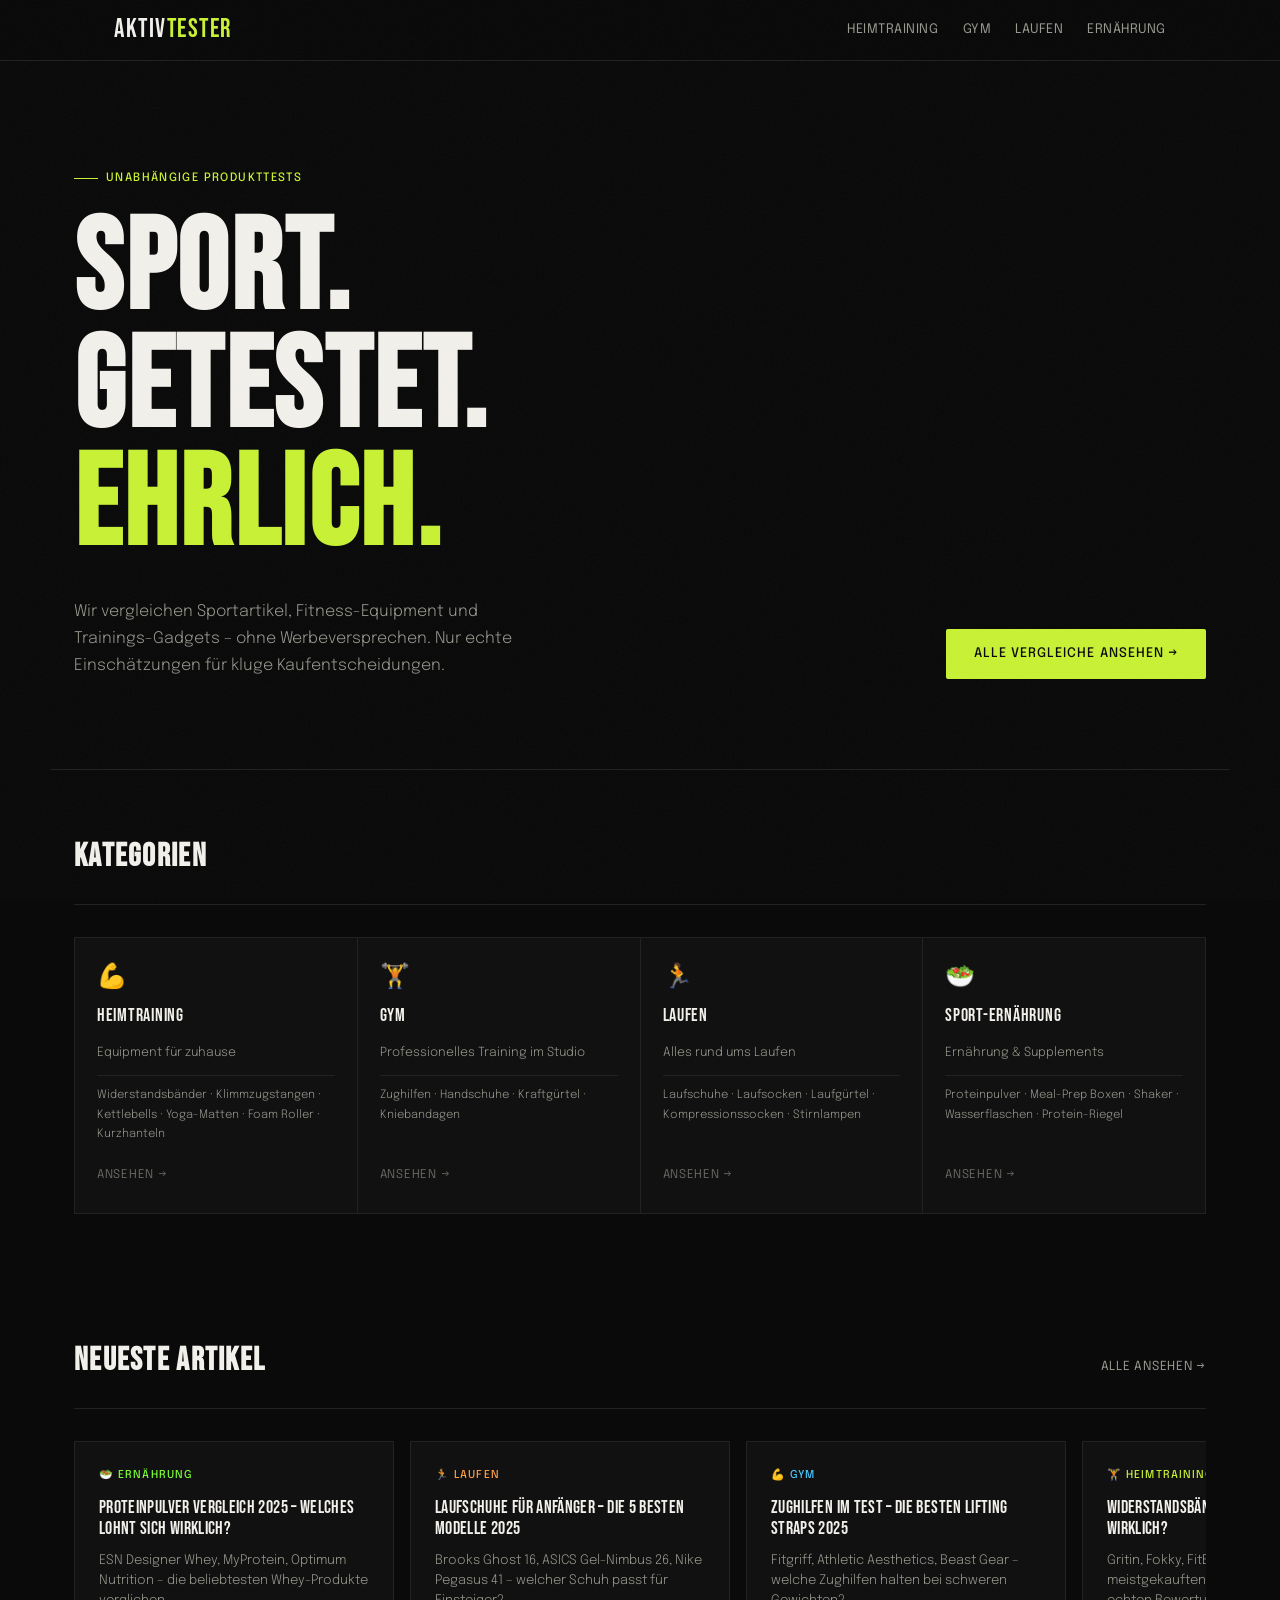
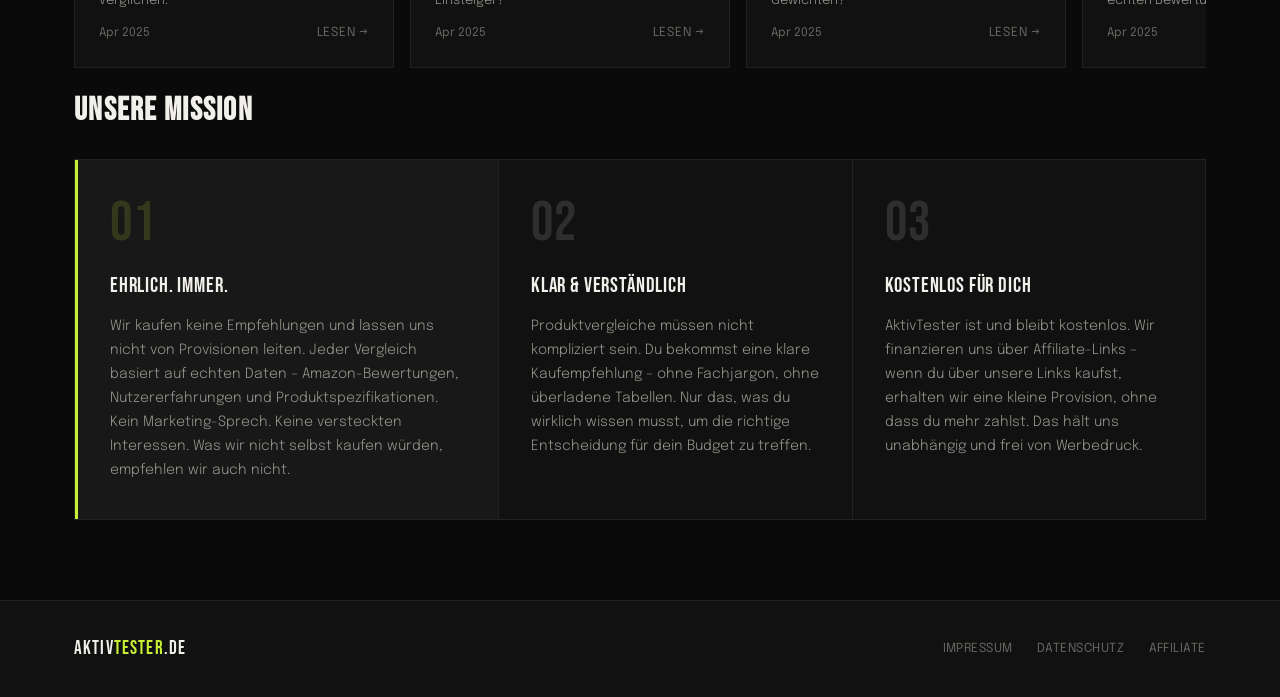
<file: index.html>
<!DOCTYPE html>
<html lang="de">

<head>
  <meta charset="UTF-8" />
  <meta name="viewport" content="width=device-width, initial-scale=1.0" />
  <link rel="icon" type="image/png" href="favicon.png" />
  <title>AktivTester – Ehrliche Sportprodukt-Vergleiche</title>
  <meta name="description"
    content="Unabhängige Vergleiche von Sportartikeln, Fitness-Equipment und Trainings-Gadgets. Finde das beste Produkt für dein Budget." />
  <link rel="preconnect" href="https://fonts.googleapis.com" />
  <link href="https://fonts.googleapis.com/css2?family=Bebas+Neue&family=Epilogue:wght@300;400;500&display=swap"
    rel="stylesheet" />
  <link href="https://fonts.googleapis.com/css2?family=Bebas+Neue&family=Epilogue:wght@300;400;500&display=swap"
    rel="stylesheet" />
  <link rel="stylesheet" href="shared.css">
  <style>
    /* HERO – single column, full width */
    .hero {
      max-width: 1180px;
      margin: 0 auto;
      padding: 100px 24px 90px;
      border-bottom: 1px solid var(--border);
    }

    .hero-kicker {
      display: inline-flex;
      align-items: center;
      gap: 8px;
      font-size: 0.72rem;
      font-weight: 500;
      letter-spacing: 0.12em;
      text-transform: uppercase;
      color: var(--accent);
      margin-bottom: 24px;
    }

    .hero-kicker::before {
      content: '';
      display: block;
      width: 24px;
      height: 1px;
      background: var(--accent);
    }

    .hero h1 {
      font-family: 'Bebas Neue', sans-serif;
      font-size: clamp(4rem, 10vw, 8rem);
      line-height: 0.92;
      letter-spacing: 0.02em;
      margin-bottom: 32px;
      max-width: 900px;
    }

    .hero h1 .line-accent {
      color: var(--accent);
    }

    .hero-bottom {
      display: flex;
      align-items: flex-end;
      justify-content: space-between;
      gap: 40px;
      flex-wrap: wrap;
    }

    .hero-sub {
      color: var(--muted2);
      font-size: 1rem;
      font-weight: 300;
      max-width: 480px;
      line-height: 1.7;
    }

    .hero-cta {
      display: inline-flex;
      align-items: center;
      gap: 10px;
      background: var(--accent);
      color: #0a0a0a;
      font-size: 0.82rem;
      font-weight: 500;
      letter-spacing: 0.08em;
      text-transform: uppercase;
      padding: 14px 28px;
      border-radius: 2px;
      white-space: nowrap;
      flex-shrink: 0;
      transition: opacity 0.2s, transform 0.2s;
    }

    .hero-cta:hover {
      opacity: 0.88;
      transform: translateY(-2px);
    }

    /* SECTION */
    .section {
      max-width: 1180px;
      margin: 0 auto;
      padding: 60px 24px;
    }

    .section-top {
      display: flex;
      align-items: baseline;
      justify-content: space-between;
      margin-bottom: 32px;
      border-bottom: 1px solid var(--border);
      padding-bottom: 20px;
    }

    .section-heading {
      font-family: 'Bebas Neue', sans-serif;
      font-size: 2rem;
      letter-spacing: 0.04em;
    }

    /* CATEGORIES */
    .cat-grid {
      display: grid;
      grid-template-columns: repeat(4, 1fr);
      gap: 1px;
      background: var(--border);
      border: 1px solid var(--border);
    }

    .cat-card {
      background: var(--bg2);
      padding: 28px 22px;
      transition: background 0.2s;
      display: flex;
      flex-direction: column;
      gap: 10px;
    }

    .cat-card:hover {
      background: var(--bg3);
    }

    .cat-icon {
      font-size: 1.5rem;
      line-height: 1;
    }

    .cat-name {
      font-family: 'Bebas Neue', sans-serif;
      font-size: 1.15rem;
      letter-spacing: 0.04em;
      color: var(--text);
    }

    .cat-desc {
      font-size: 0.78rem;
      color: var(--muted2);
      font-weight: 300;
    }

    .cat-sub {
      font-size: 0.72rem;
      color: var(--muted2);
      font-weight: 300;
      line-height: 1.7;
      border-top: 1px solid var(--border);
      padding-top: 10px;
      margin-top: 2px;
    }

    .cat-arrow {
      margin-top: auto;
      padding-top: 10px;
      font-size: 0.75rem;
      color: var(--muted);
      letter-spacing: 0.06em;
      text-transform: uppercase;
      transition: color 0.2s;
    }

    .cat-card:hover .cat-arrow {
      color: var(--accent);
    }

    /* MISSION */
    .mission {
      max-width: 1180px;
      margin: 0 auto;
      padding: 0 24px 80px;
    }

    .mission-top {
      border-bottom: 1px solid var(--border);
      padding-bottom: 20px;
      margin-bottom: 0;
    }

    .mission-grid {
      display: grid;
      grid-template-columns: 1.2fr 1fr 1fr;
      gap: 1px;
      background: var(--border);
      border: 1px solid var(--border);
      border-top: none;
    }

    .mission-block {
      background: var(--bg2);
      padding: 36px 32px;
    }

    .mission-block.highlight {
      background: var(--bg3);
      border-left: 3px solid var(--accent);
    }

    .mission-num {
      font-family: 'Bebas Neue', sans-serif;
      font-size: 3.5rem;
      color: var(--border2);
      line-height: 1;
      margin-bottom: 16px;
      letter-spacing: 0.02em;
    }

    .mission-block.highlight .mission-num {
      color: rgba(200, 241, 53, 0.15);
    }

    .mission-title {
      font-family: 'Bebas Neue', sans-serif;
      font-size: 1.3rem;
      letter-spacing: 0.04em;
      color: var(--text);
      margin-bottom: 12px;
    }

    .mission-text {
      font-size: 0.88rem;
      color: var(--muted2);
      font-weight: 300;
      line-height: 1.7;
    }

    /* FOOTER */
    footer {
      border-top: 1px solid var(--border);
      background: var(--bg2);
    }

    .footer-inner {
      max-width: 1180px;
      margin: 0 auto;
      padding: 32px 24px;
      display: flex;
      align-items: center;
      justify-content: space-between;
    }

    .footer-logo {
      font-family: 'Bebas Neue', sans-serif;
      font-size: 1.2rem;
      letter-spacing: 0.06em;
    }

    .footer-logo span {
      color: var(--accent);
    }

    .footer-links {
      display: flex;
      gap: 24px;
    }

    .footer-links a {
      font-size: 0.78rem;
      color: var(--muted);
      letter-spacing: 0.04em;
      text-transform: uppercase;
      transition: color 0.2s;
    }

    .footer-links a:hover {
      color: var(--text);
    }

    /* RESPONSIVE */
    @media (max-width: 900px) {
      .cat-grid {
        grid-template-columns: 1fr 1fr;
      }

      .mission-grid {
        grid-template-columns: 1fr;
      }

      .nav-links {
        display: none;
      }

      .hero-bottom {
        flex-direction: column;
        align-items: flex-start;
      }
    }

    @media (max-width: 600px) {
      .cat-grid {
        grid-template-columns: 1fr;
      }

      .footer-inner {
        flex-direction: column;
        gap: 20px;
        text-align: center;
      }

      .footer-links {
        flex-wrap: wrap;
        justify-content: center;
      }
    }
  </style>
</head>

<body>

  <!-- HEADER -->
  <header>
    <div class="nav-inner">
      <a href="index.html" class="logo">Aktiv<span>Tester</span></a>
      <nav class="nav-links">
        <a href="heimtraining/index.html">Heimtraining</a>
        <a href="gym/index.html">Gym</a>
        <a href="laufen/index.html">Laufen</a>
        <a href="ernaehrung/index.html">Ernährung</a>
      </nav>
    </div>
  </header>

  <!-- HERO -->
  <section>
    <div class="hero">
      <div class="hero-kicker">Unabhängige Produkttests</div>
      <h1>
        SPORT.<br />
        GETESTET.<br />
        <span class="line-accent">EHRLICH.</span>
      </h1>
      <div class="hero-bottom">
        <p class="hero-sub">Wir vergleichen Sportartikel, Fitness-Equipment und Trainings-Gadgets – ohne
          Werbeversprechen. Nur echte Einschätzungen für kluge Kaufentscheidungen.</p>
        <!-- Button zeigt auf deinen ersten echten Artikel. Später auf eine Übersichtsseite ändern. -->
        <a href="vergleiche/index.html" class="hero-cta">
          Alle Vergleiche ansehen →
        </a>
      </div>
    </div>
  </section>

  <!-- CATEGORIES -->
  <div class="section">
    <div class="section-top">
      <h2 class="section-heading">Kategorien</h2>
    </div>
    <div class="cat-grid">

      <!-- Heimtraining – einzige aktive Kategorie -->
      <a href="heimtraining/index.html" class="cat-card">
        <div class="cat-icon">💪</div>
        <div class="cat-name">Heimtraining</div>
        <div class="cat-desc">Equipment für zuhause</div>
        <div class="cat-sub">
          Widerstandsbänder · Klimmzugstangen · Kettlebells · Yoga-Matten · Foam Roller · Kurzhanteln
        </div>
        <div class="cat-arrow">Ansehen →</div>
      </a>

      <!-- Gym – noch keine Artikel -->
      <a href="gym/index.html" class="cat-card">
        <div class="cat-icon">🏋️</div>
        <div class="cat-name">Gym</div>
        <div class="cat-desc">Professionelles Training im Studio</div>
        <div class="cat-sub">
          Zughilfen · Handschuhe · Kraftgürtel · Kniebandagen
        </div>
        <div class="cat-arrow">Ansehen →</div>
      </a>

      <!-- Laufen – noch keine Artikel -->
      <a href="laufen/index.html" class="cat-card">
        <div class="cat-icon">🏃</div>
        <div class="cat-name">Laufen</div>
        <div class="cat-desc">Alles rund ums Laufen</div>
        <div class="cat-sub">
          Laufschuhe · Laufsocken · Laufgürtel · Kompressionssocken · Stirnlampen
        </div>
        <div class="cat-arrow">Ansehen →</div>
      </a>

      <!-- Ernährung – noch keine Artikel -->
      <a href="ernaehrung/index.html" class="cat-card">
        <div class="cat-icon">🥗</div>
        <div class="cat-name">Sport-Ernährung</div>
        <div class="cat-desc">Ernährung & Supplements</div>
        <div class="cat-sub">
          Proteinpulver · Meal-Prep Boxen · Shaker · Wasserflaschen · Protein-Riegel
        </div>
        <div class="cat-arrow">Ansehen →</div>
      </a>

    </div>
  </div>

  <!-- NEUESTE ARTIKEL -->
  <div class="section" style="padding-bottom: 0;">
    <div class="section-top">
      <h2 class="section-heading">Neueste Artikel</h2>
      <a href="vergleiche/index.html"
        style="font-size:0.78rem;color:var(--muted2);letter-spacing:0.06em;text-transform:uppercase;text-decoration:none;transition:color 0.2s;"
        onmouseover="this.style.color='var(--accent)'" onmouseout="this.style.color='var(--muted2)'">Alle ansehen →</a>
    </div>

    <div
      style="display:flex;gap:16px;overflow-x:auto;padding-bottom:16px;scrollbar-width:thin;scrollbar-color:var(--border2) transparent;">

      <!-- Artikel 4 – Neuester -->
      <a href="ernaehrung/proteinpulver.html"
        style="min-width:320px;max-width:320px;background:var(--bg2);border:1px solid var(--border);padding:24px;display:flex;flex-direction:column;gap:12px;text-decoration:none;color:inherit;transition:background 0.2s,border-color 0.2s;flex-shrink:0;"
        onmouseover="this.style.background='var(--bg3)';this.style.borderColor='var(--border2)'"
        onmouseout="this.style.background='var(--bg2)';this.style.borderColor='var(--border)'">
        <div style="font-size:0.68rem;font-weight:500;letter-spacing:0.1em;text-transform:uppercase;color:#7aff35;">🥗
          Ernährung</div>
        <div
          style="font-family:'Bebas Neue',sans-serif;font-size:1.1rem;letter-spacing:0.02em;color:var(--text);line-height:1.2;">
          Proteinpulver Vergleich 2025 – Welches lohnt sich wirklich?</div>
        <div style="font-size:0.82rem;color:var(--muted2);font-weight:300;line-height:1.5;flex:1;">ESN Designer Whey,
          MyProtein, Optimum Nutrition – die beliebtesten Whey-Produkte verglichen.</div>
        <div style="display:flex;justify-content:space-between;align-items:center;margin-top:auto;">
          <span style="font-size:0.75rem;color:var(--muted);">Apr 2025</span>
          <span style="font-size:0.78rem;color:var(--muted);text-transform:uppercase;letter-spacing:0.06em;">Lesen
            →</span>
        </div>
      </a>

      <!-- Artikel 3 -->
      <a href="laufen/laufschuhe-anfaenger.html"
        style="min-width:320px;max-width:320px;background:var(--bg2);border:1px solid var(--border);padding:24px;display:flex;flex-direction:column;gap:12px;text-decoration:none;color:inherit;transition:background 0.2s,border-color 0.2s;flex-shrink:0;"
        onmouseover="this.style.background='var(--bg3)';this.style.borderColor='var(--border2)'"
        onmouseout="this.style.background='var(--bg2)';this.style.borderColor='var(--border)'">
        <div style="font-size:0.68rem;font-weight:500;letter-spacing:0.1em;text-transform:uppercase;color:#ff9f47;">🏃
          Laufen</div>
        <div
          style="font-family:'Bebas Neue',sans-serif;font-size:1.1rem;letter-spacing:0.02em;color:var(--text);line-height:1.2;">
          Laufschuhe für Anfänger – Die 5 besten Modelle 2025</div>
        <div style="font-size:0.82rem;color:var(--muted2);font-weight:300;line-height:1.5;flex:1;">Brooks Ghost 16,
          ASICS Gel-Nimbus 26, Nike Pegasus 41 – welcher Schuh passt für Einsteiger?</div>
        <div style="display:flex;justify-content:space-between;align-items:center;margin-top:auto;">
          <span style="font-size:0.75rem;color:var(--muted);">Apr 2025</span>
          <span style="font-size:0.78rem;color:var(--muted);text-transform:uppercase;letter-spacing:0.06em;">Lesen
            →</span>
        </div>
      </a>

      <!-- Artikel 2 -->
      <a href="gym/zughilfen.html"
        style="min-width:320px;max-width:320px;background:var(--bg2);border:1px solid var(--border);padding:24px;display:flex;flex-direction:column;gap:12px;text-decoration:none;color:inherit;transition:background 0.2s,border-color 0.2s;flex-shrink:0;"
        onmouseover="this.style.background='var(--bg3)';this.style.borderColor='var(--border2)'"
        onmouseout="this.style.background='var(--bg2)';this.style.borderColor='var(--border)'">
        <div style="font-size:0.68rem;font-weight:500;letter-spacing:0.1em;text-transform:uppercase;color:#47c8ff;">💪
          Gym</div>
        <div
          style="font-family:'Bebas Neue',sans-serif;font-size:1.1rem;letter-spacing:0.02em;color:var(--text);line-height:1.2;">
          Zughilfen im Test – Die besten Lifting Straps 2025</div>
        <div style="font-size:0.82rem;color:var(--muted2);font-weight:300;line-height:1.5;flex:1;">Fitgriff, Athletic
          Aesthetics, Beast Gear – welche Zughilfen halten bei schweren Gewichten?</div>
        <div style="display:flex;justify-content:space-between;align-items:center;margin-top:auto;">
          <span style="font-size:0.75rem;color:var(--muted);">Apr 2025</span>
          <span style="font-size:0.78rem;color:var(--muted);text-transform:uppercase;letter-spacing:0.06em;">Lesen
            →</span>
        </div>
      </a>

      <!-- Artikel 1 – Ältester -->
      <a href="heimtraining/widerstandsbaender.html"
        style="min-width:320px;max-width:320px;background:var(--bg2);border:1px solid var(--border);padding:24px;display:flex;flex-direction:column;gap:12px;text-decoration:none;color:inherit;transition:background 0.2s,border-color 0.2s;flex-shrink:0;"
        onmouseover="this.style.background='var(--bg3)';this.style.borderColor='var(--border2)'"
        onmouseout="this.style.background='var(--bg2)';this.style.borderColor='var(--border)'">
        <div
          style="font-size:0.68rem;font-weight:500;letter-spacing:0.1em;text-transform:uppercase;color:var(--accent);">
          🏋️ Heimtraining</div>
        <div
          style="font-family:'Bebas Neue',sans-serif;font-size:1.1rem;letter-spacing:0.02em;color:var(--text);line-height:1.2;">
          Widerstandsbänder Sets – Welches hält wirklich?</div>
        <div style="font-size:0.82rem;color:var(--muted2);font-weight:300;line-height:1.5;flex:1;">Gritin, Fokky,
          FitBeast – die 7 meistgekauften Sets auf Amazon.de mit echten Bewertungen.</div>
        <div style="display:flex;justify-content:space-between;align-items:center;margin-top:auto;">
          <span style="font-size:0.75rem;color:var(--muted);">Apr 2025</span>
          <span style="font-size:0.78rem;color:var(--muted);text-transform:uppercase;letter-spacing:0.06em;">Lesen
            →</span>
        </div>
      </a>

    </div>
  </div>
  <!-- MISSION -->
  <div class="mission">
    <div class="mission-top">
      <h2 class="section-heading">Unsere Mission</h2>
    </div>
    <div class="mission-grid">

      <div class="mission-block highlight">
        <div class="mission-num">01</div>
        <div class="mission-title">Ehrlich. Immer.</div>
        <p class="mission-text">
          Wir kaufen keine Empfehlungen und lassen uns nicht von Provisionen leiten. Jeder Vergleich basiert auf echten
          Daten – Amazon-Bewertungen, Nutzererfahrungen und Produktspezifikationen. Kein Marketing-Sprech. Keine
          versteckten Interessen. Was wir nicht selbst kaufen würden, empfehlen wir auch nicht.
        </p>
      </div>

      <div class="mission-block">
        <div class="mission-num">02</div>
        <div class="mission-title">Klar & verständlich</div>
        <p class="mission-text">
          Produktvergleiche müssen nicht kompliziert sein. Du bekommst eine klare Kaufempfehlung – ohne Fachjargon, ohne
          überladene Tabellen. Nur das, was du wirklich wissen musst, um die richtige Entscheidung für dein Budget zu
          treffen.
        </p>
      </div>

      <div class="mission-block">
        <div class="mission-num">03</div>
        <div class="mission-title">Kostenlos für dich</div>
        <p class="mission-text">
          AktivTester ist und bleibt kostenlos. Wir finanzieren uns über Affiliate-Links – wenn du über unsere Links
          kaufst, erhalten wir eine kleine Provision, ohne dass du mehr zahlst. Das hält uns unabhängig und frei von
          Werbedruck.
        </p>
      </div>

    </div>
  </div>

  <!-- FOOTER -->
  <footer>
    <div class="footer-inner">
      <div class="footer-logo">Aktiv<span>Tester</span>.de</div>
      <div class="footer-links">
        <a href="impressum.html">Impressum</a>
        <a href="datenschutz.html">Datenschutz</a>
        <a href="affiliate.html">Affiliate</a>
      </div>
    </div>
  </footer>

</body>

</html>
</file>
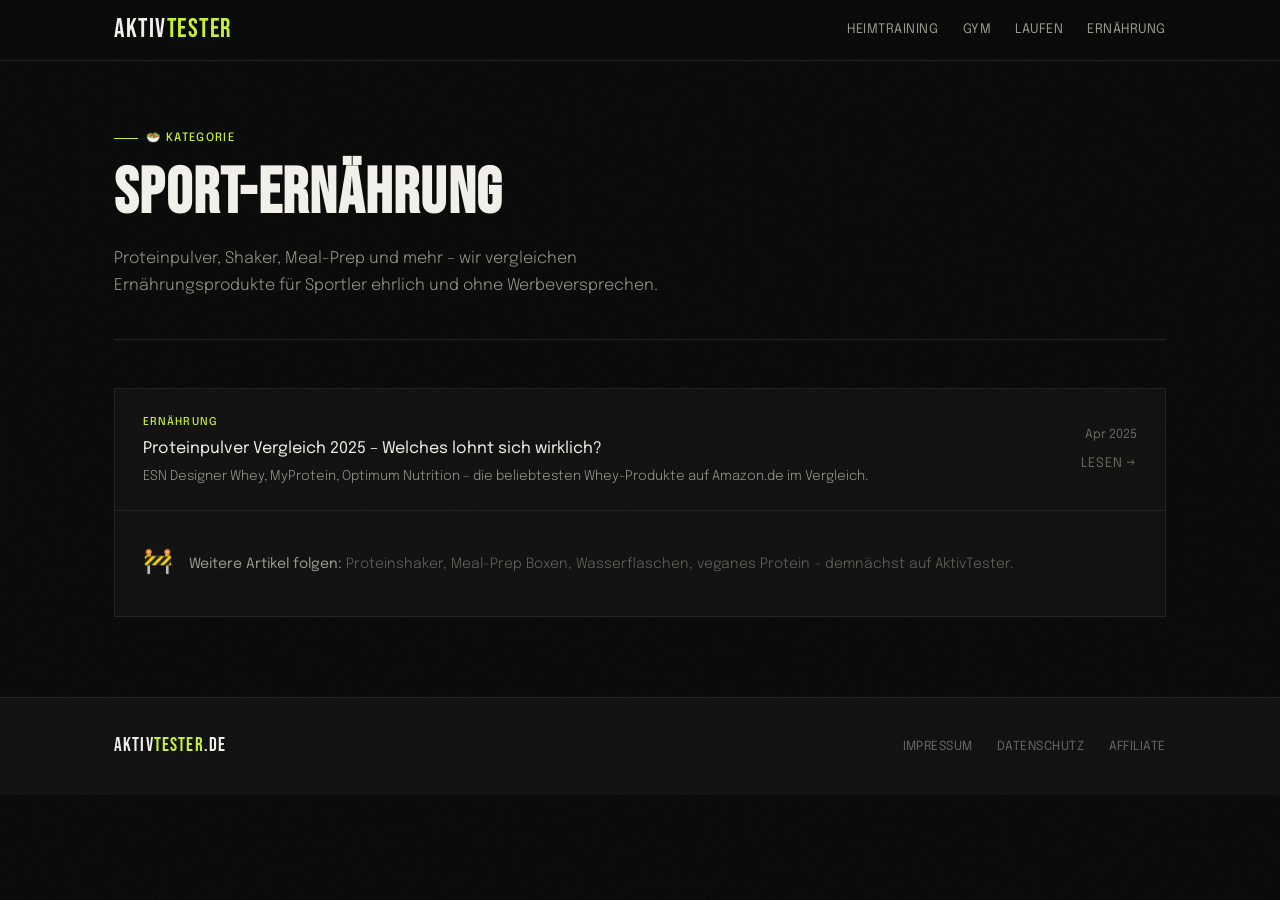
<file: ernaehrung/index.html>
<!DOCTYPE html>
<html lang="de">

<head>
  <meta charset="UTF-8" />
  <meta name="viewport" content="width=device-width, initial-scale=1.0" />
  <title>Sport-Ernährung – Alle Vergleiche | AktivTester</title>
  <meta name="description"
    content="Alle Ernährungs-Vergleiche auf AktivTester.de – Proteinpulver, Shaker, Meal-Prep und mehr." />
  <link rel="icon" type="image/png" href="../favicon.png">
  <link rel="preconnect" href="https://fonts.googleapis.com" />
  <link href="https://fonts.googleapis.com/css2?family=Bebas+Neue&family=Epilogue:wght@300;400;500&display=swap"
    rel="stylesheet" />
  <link href="https://fonts.googleapis.com/css2?family=Bebas+Neue&family=Epilogue:wght@300;400;500&display=swap"
    rel="stylesheet" />
  <link rel="stylesheet" href="../shared.css">
</head>

<body>
  <header>
    <div class="nav-inner">
      <a href="../index.html" class="logo">Aktiv<span>Tester</span></a>
      <nav class="nav-links">
        <a href="../heimtraining/index.html">Heimtraining</a>
        <a href="../gym/index.html">Gym</a>
        <a href="../laufen/index.html">Laufen</a>
        <a href="index.html">Ernährung</a>
      </nav>
    </div>
  </header>

  <div class="page-wrap">
    <div class="cat-hero">
      <div class="cat-kicker">🥗 Kategorie</div>
      <h1>Sport-Ernährung</h1>
      <p>Proteinpulver, Shaker, Meal-Prep und mehr – wir vergleichen Ernährungsprodukte für Sportler ehrlich und ohne
        Werbeversprechen.</p>
    </div>

    <div class="articles-grid">
      <a href="proteinpulver.html" class="article-row">
        <div>
          <div class="article-tag">Ernährung</div>
          <div class="article-title">Proteinpulver Vergleich 2025 – Welches lohnt sich wirklich?</div>
          <div class="article-desc">ESN Designer Whey, MyProtein, Optimum Nutrition – die beliebtesten Whey-Produkte auf
            Amazon.de im Vergleich.</div>
        </div>
        <div class="article-meta-right">
          <span class="article-date">Apr 2025</span>
          <span class="article-arrow">Lesen →</span>
        </div>
      </a>
    </div>

    <div class="coming-soon">
      <span class="cs-icon">🚧</span>
      <p class="cs-text"><strong>Weitere Artikel folgen:</strong> Proteinshaker, Meal-Prep Boxen, Wasserflaschen,
        veganes Protein – demnächst auf AktivTester.</p>
    </div>
  </div>

  <footer>
    <div class="footer-inner">
      <div class="footer-logo">Aktiv<span>Tester</span>.de</div>
      <div class="footer-links">
        <a href="../impressum.html">Impressum</a>
        <a href="../datenschutz.html">Datenschutz</a>
        <a href="../affiliate.html">Affiliate</a>
      </div>
    </div>
  </footer>
</body>

</html>
</file>
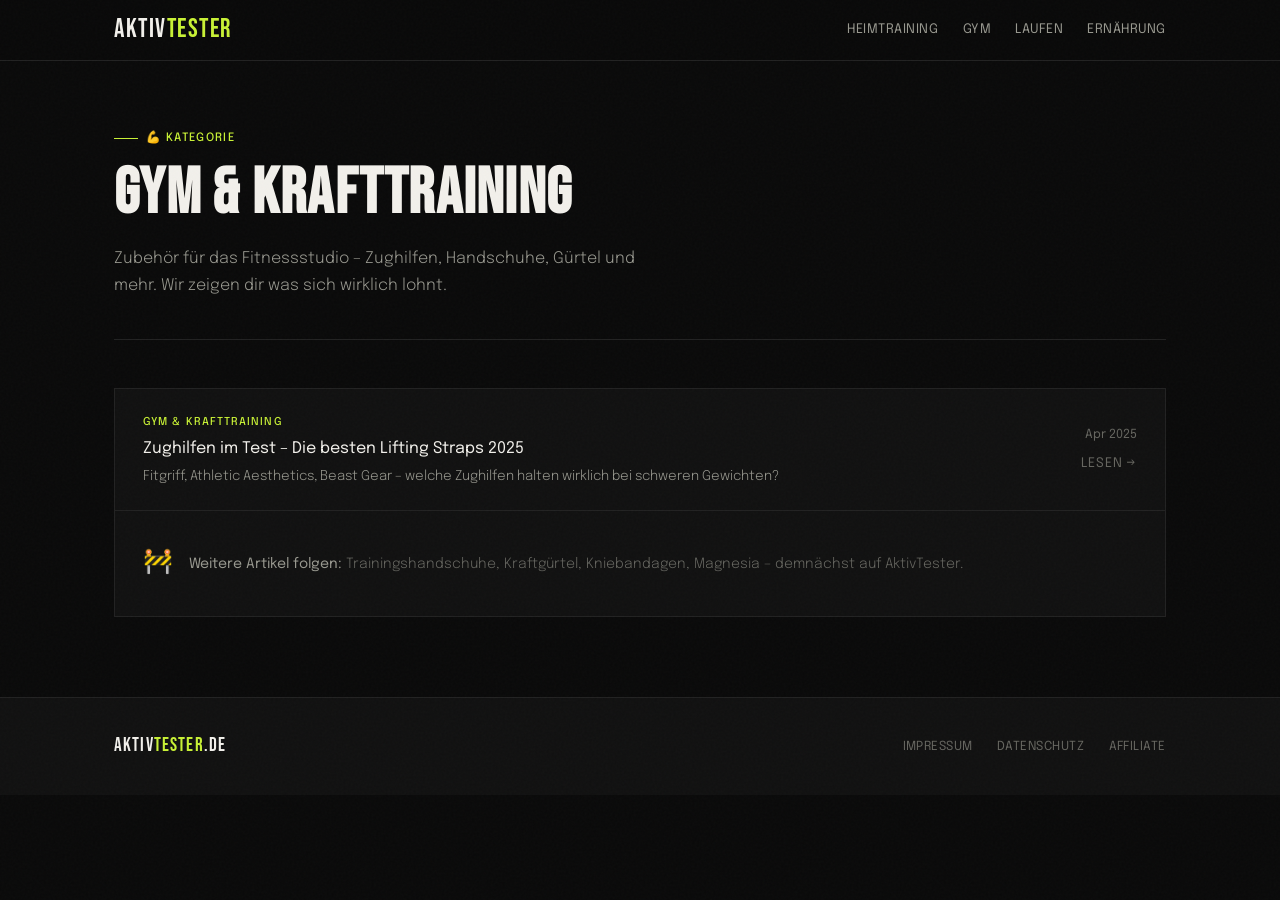
<file: gym/index.html>
<!DOCTYPE html>
<html lang="de">

<head>
  <meta charset="UTF-8" />
  <meta name="viewport" content="width=device-width, initial-scale=1.0" />
  <title>Gym & Krafttraining – Alle Vergleiche | AktivTester</title>
  <meta name="description"
    content="Alle Gym-Vergleiche auf AktivTester.de – Zughilfen, Handschuhe, Gürtel und mehr Kraftsport-Zubehör." />
  <link rel="icon" type="image/png" href="../favicon.png">
  <link rel="preconnect" href="https://fonts.googleapis.com" />
  <link href="https://fonts.googleapis.com/css2?family=Bebas+Neue&family=Epilogue:wght@300;400;500&display=swap"
    rel="stylesheet" />
  <link href="https://fonts.googleapis.com/css2?family=Bebas+Neue&family=Epilogue:wght@300;400;500&display=swap"
    rel="stylesheet" />
  <link rel="stylesheet" href="../shared.css">
</head>

<body>
  <header>
    <div class="nav-inner">
      <a href="../index.html" class="logo">Aktiv<span>Tester</span></a>
      <nav class="nav-links">
        <a href="../heimtraining/index.html">Heimtraining</a>
        <a href="index.html">Gym</a>
        <a href="../laufen/index.html">Laufen</a>
        <a href="../ernaehrung/index.html">Ernährung</a>
      </nav>
    </div>
  </header>

  <div class="page-wrap">
    <div class="cat-hero">
      <div class="cat-kicker">💪 Kategorie</div>
      <h1>Gym &amp; Krafttraining</h1>
      <p>Zubehör für das Fitnessstudio – Zughilfen, Handschuhe, Gürtel und mehr. Wir zeigen dir was sich wirklich lohnt.
      </p>
    </div>

    <div class="articles-grid">
      <a href="zughilfen.html" class="article-row">
        <div>
          <div class="article-tag">Gym & Krafttraining</div>
          <div class="article-title">Zughilfen im Test – Die besten Lifting Straps 2025</div>
          <div class="article-desc">Fitgriff, Athletic Aesthetics, Beast Gear – welche Zughilfen halten wirklich bei
            schweren Gewichten?</div>
        </div>
        <div class="article-meta-right">
          <span class="article-date">Apr 2025</span>
          <span class="article-arrow">Lesen →</span>
        </div>
      </a>
    </div>

    <div class="coming-soon">
      <span class="cs-icon">🚧</span>
      <p class="cs-text"><strong>Weitere Artikel folgen:</strong> Trainingshandschuhe, Kraftgürtel, Kniebandagen,
        Magnesia – demnächst auf AktivTester.</p>
    </div>
  </div>

  <footer>
    <div class="footer-inner">
      <div class="footer-logo">Aktiv<span>Tester</span>.de</div>
      <div class="footer-links">
        <a href="../impressum.html">Impressum</a>
        <a href="../datenschutz.html">Datenschutz</a>
        <a href="../affiliate.html">Affiliate</a>
      </div>
    </div>
  </footer>
</body>

</html>
</file>
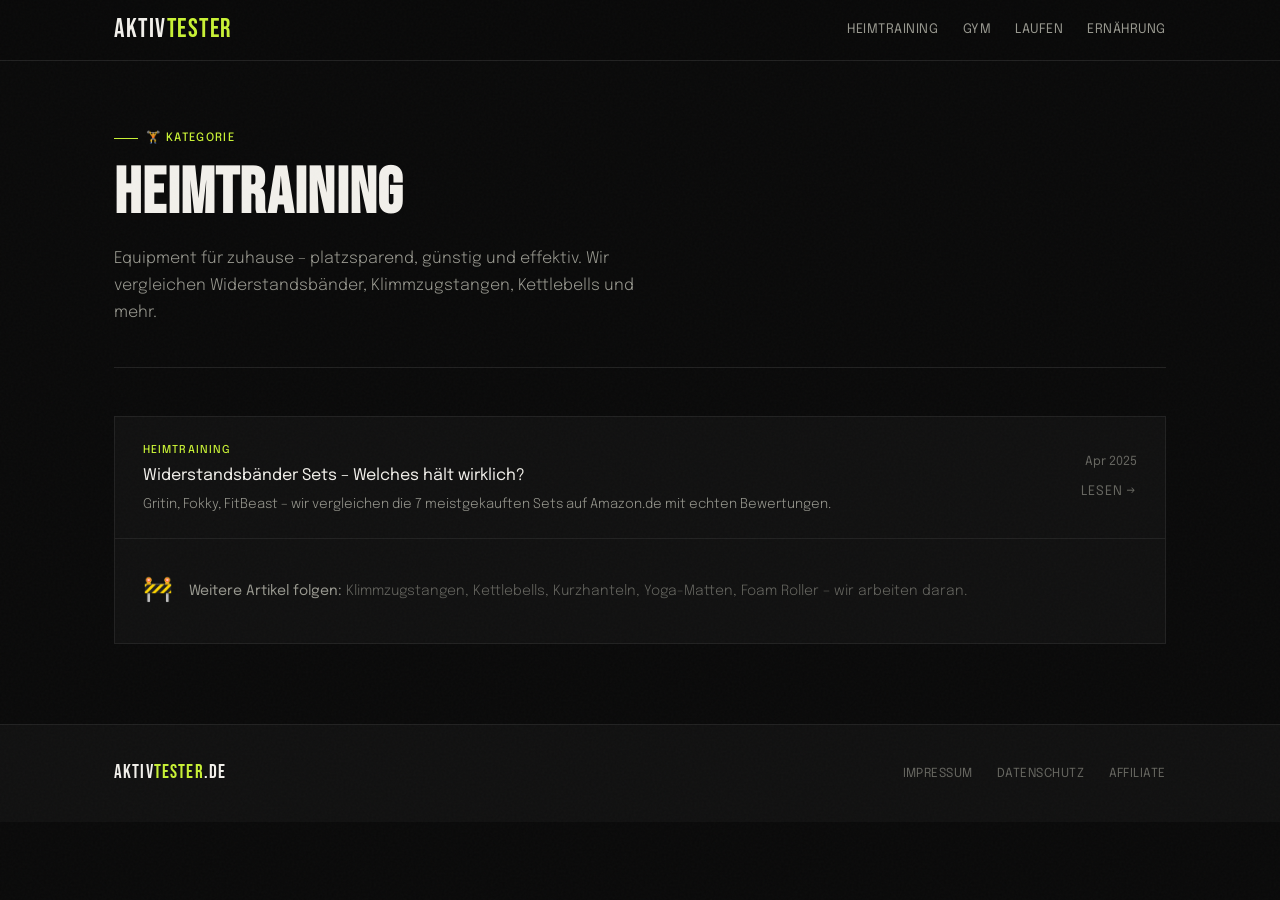
<file: heimtraining/index.html>
<!DOCTYPE html>
<html lang="de">

<head>
  <meta charset="UTF-8" />
  <meta name="viewport" content="width=device-width, initial-scale=1.0" />
  <title>Heimtraining – Alle Vergleiche | AktivTester</title>
  <meta name="description"
    content="Alle Heimtraining-Vergleiche auf AktivTester.de – Widerstandsbänder, Klimmzugstangen, Kettlebells und mehr." />
  <link rel="icon" type="image/png" href="../favicon.png">
  <link rel="preconnect" href="https://fonts.googleapis.com" />
  <link href="https://fonts.googleapis.com/css2?family=Bebas+Neue&family=Epilogue:wght@300;400;500&display=swap"
    rel="stylesheet" />
  <link href="https://fonts.googleapis.com/css2?family=Bebas+Neue&family=Epilogue:wght@300;400;500&display=swap"
    rel="stylesheet" />
  <link rel="stylesheet" href="../shared.css">
</head>

<body>
  <header>
    <div class="nav-inner">
      <a href="../index.html" class="logo">Aktiv<span>Tester</span></a>
      <nav class="nav-links">
        <a href="index.html">Heimtraining</a>
        <a href="../gym/index.html">Gym</a>
        <a href="../laufen/index.html">Laufen</a>
        <a href="../ernaehrung/index.html">Ernährung</a>
      </nav>
    </div>
  </header>

  <div class="page-wrap">
    <div class="cat-hero">
      <div class="cat-kicker">🏋️ Kategorie</div>
      <h1>Heimtraining</h1>
      <p>Equipment für zuhause – platzsparend, günstig und effektiv. Wir vergleichen Widerstandsbänder, Klimmzugstangen,
        Kettlebells und mehr.</p>
    </div>

    <div class="articles-grid">

      <!-- Artikel 1 – vorhanden -->
      <a href="widerstandsbaender.html" class="article-row">
        <div>
          <div class="article-tag">Heimtraining</div>
          <div class="article-title">Widerstandsbänder Sets – Welches hält wirklich?</div>
          <div class="article-desc">Gritin, Fokky, FitBeast – wir vergleichen die 7 meistgekauften Sets auf Amazon.de
            mit echten Bewertungen.</div>
        </div>
        <div class="article-meta-right">
          <span class="article-date">Apr 2025</span>
          <span class="article-arrow">Lesen →</span>
        </div>
      </a>

      <!-- Platzhalter – noch nicht vorhanden, ausgeblendet -->
      <!-- Wenn du neue Artikel baust, füge sie hier ein nach dem gleichen Muster -->

    </div>

    <div class="coming-soon">
      <span class="cs-icon">🚧</span>
      <p class="cs-text"><strong>Weitere Artikel folgen:</strong> Klimmzugstangen, Kettlebells, Kurzhanteln,
        Yoga-Matten, Foam Roller – wir arbeiten daran.</p>
    </div>
  </div>

  <footer>
    <div class="footer-inner">
      <div class="footer-logo">Aktiv<span>Tester</span>.de</div>
      <div class="footer-links">
        <a href="../impressum.html">Impressum</a>
        <a href="../datenschutz.html">Datenschutz</a>
        <a href="../affiliate.html">Affiliate</a>
      </div>
    </div>
  </footer>
</body>

</html>
</file>
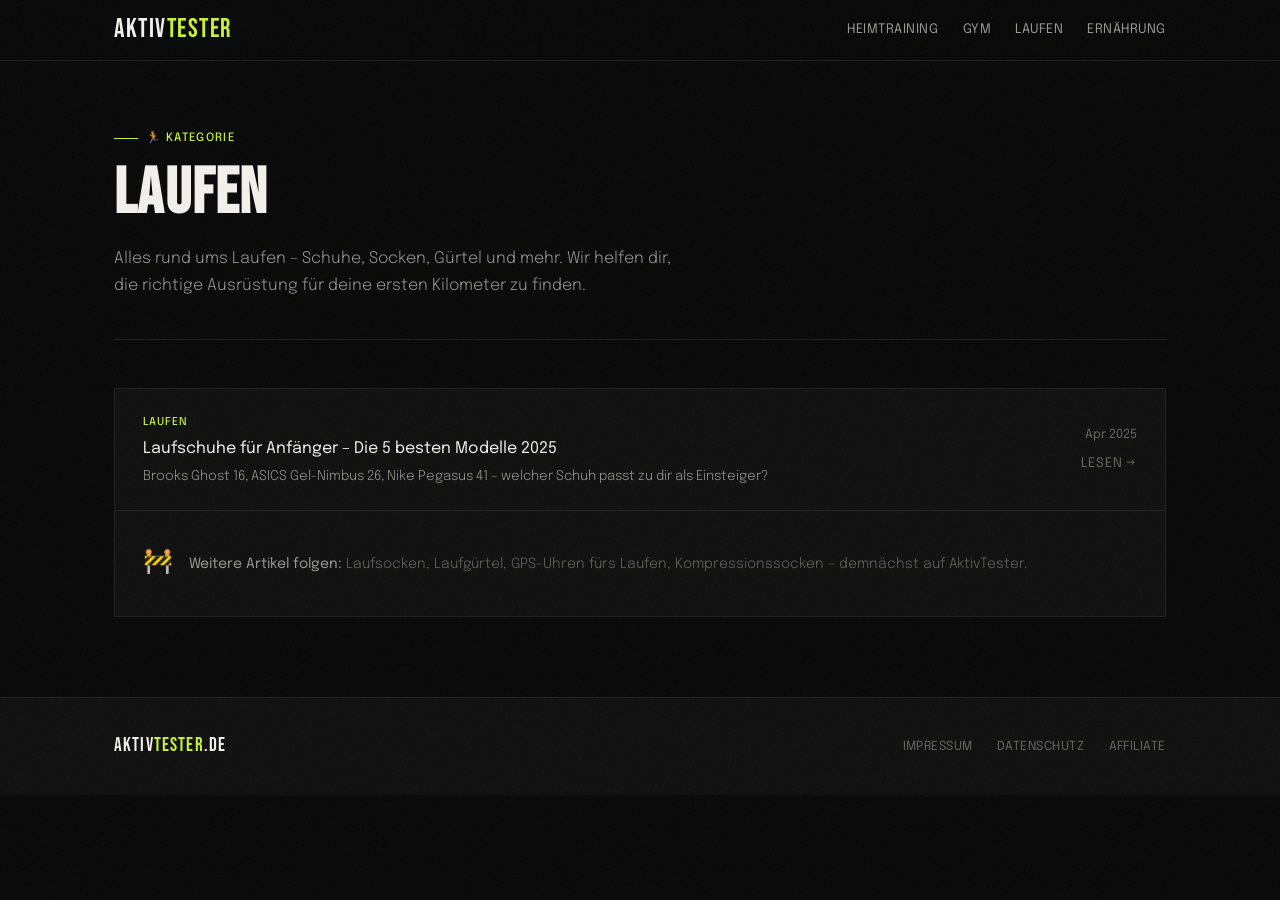
<file: laufen/index.html>
<!DOCTYPE html>
<html lang="de">

<head>
  <meta charset="UTF-8" />
  <meta name="viewport" content="width=device-width, initial-scale=1.0" />
  <title>Laufen – Alle Vergleiche | AktivTester</title>
  <meta name="description"
    content="Alle Lauf-Vergleiche auf AktivTester.de – Laufschuhe, Laufsocken, Laufgürtel und mehr." />
  <link rel="icon" type="image/png" href="../favicon.png">
  <link rel="preconnect" href="https://fonts.googleapis.com" />
  <link href="https://fonts.googleapis.com/css2?family=Bebas+Neue&family=Epilogue:wght@300;400;500&display=swap"
    rel="stylesheet" />
  <link href="https://fonts.googleapis.com/css2?family=Bebas+Neue&family=Epilogue:wght@300;400;500&display=swap"
    rel="stylesheet" />
  <link rel="stylesheet" href="../shared.css">

</head>

<body>
  <header>
    <div class="nav-inner">
      <a href="../index.html" class="logo">Aktiv<span>Tester</span></a>
      <nav class="nav-links">
        <a href="../heimtraining/index.html">Heimtraining</a>
        <a href="../gym/index.html">Gym</a>
        <a href="index.html">Laufen</a>
        <a href="../ernaehrung/index.html">Ernährung</a>
      </nav>
    </div>
  </header>

  <div class="page-wrap">
    <div class="cat-hero">
      <div class="cat-kicker">🏃 Kategorie</div>
      <h1>Laufen</h1>
      <p>Alles rund ums Laufen – Schuhe, Socken, Gürtel und mehr. Wir helfen dir, die richtige Ausrüstung für deine
        ersten Kilometer zu finden.</p>
    </div>

    <div class="articles-grid">
      <a href="laufschuhe-anfaenger.html" class="article-row">
        <div>
          <div class="article-tag">Laufen</div>
          <div class="article-title">Laufschuhe für Anfänger – Die 5 besten Modelle 2025</div>
          <div class="article-desc">Brooks Ghost 16, ASICS Gel-Nimbus 26, Nike Pegasus 41 – welcher Schuh passt zu dir
            als Einsteiger?</div>
        </div>
        <div class="article-meta-right">
          <span class="article-date">Apr 2025</span>
          <span class="article-arrow">Lesen →</span>
        </div>
      </a>
    </div>

    <div class="coming-soon">
      <span class="cs-icon">🚧</span>
      <p class="cs-text"><strong>Weitere Artikel folgen:</strong> Laufsocken, Laufgürtel, GPS-Uhren fürs Laufen,
        Kompressionssocken – demnächst auf AktivTester.</p>
    </div>
  </div>

  <footer>
    <div class="footer-inner">
      <div class="footer-logo">Aktiv<span>Tester</span>.de</div>
      <div class="footer-links">
        <a href="../impressum.html">Impressum</a>
        <a href="../datenschutz.html">Datenschutz</a>
        <a href="../affiliate.html">Affiliate</a>
      </div>
    </div>
  </footer>
</body>

</html>
</file>
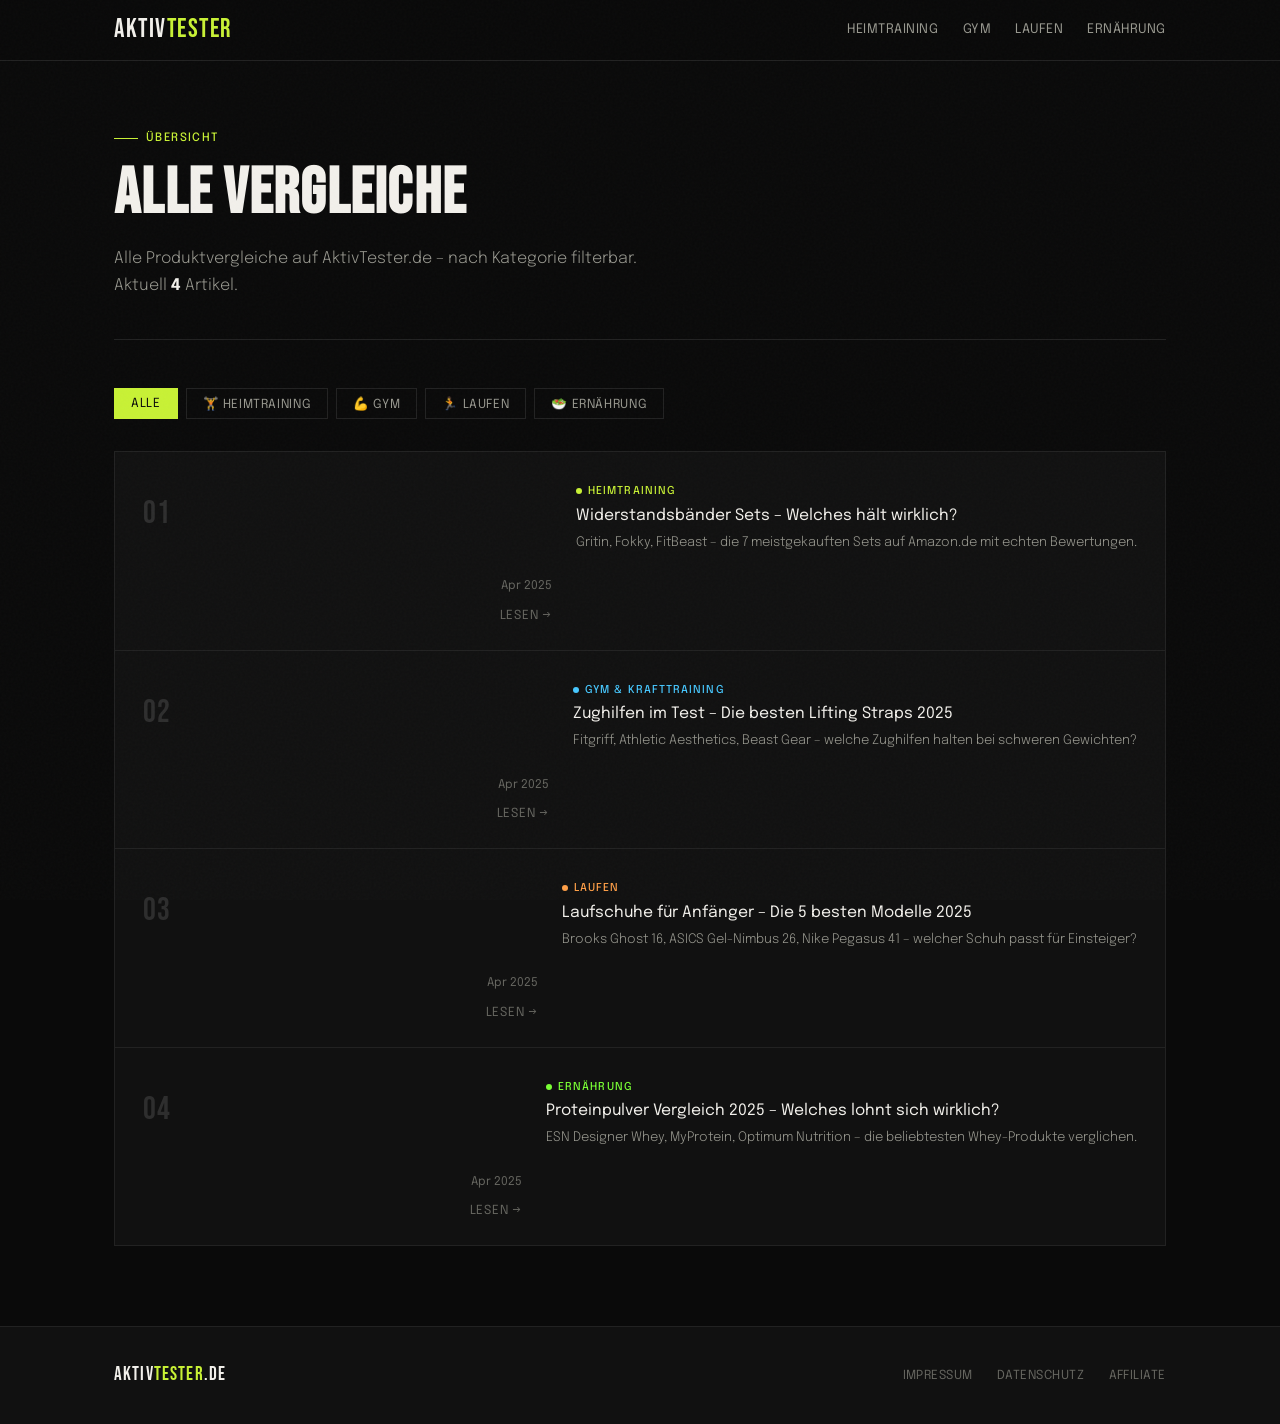
<file: vergleiche/index.html>
<!DOCTYPE html>
<html lang="de">

<head>
  <meta charset="UTF-8" />
  <meta name="viewport" content="width=device-width, initial-scale=1.0" />
  <title>Alle Vergleiche – AktivTester.de</title>
  <meta name="description"
    content="Alle Produktvergleiche auf AktivTester.de – Heimtraining, Gym, Laufen und Ernährung auf einen Blick." />
  <link rel="icon" type="image/png" href="../favicon.png">
  <link rel="preconnect" href="https://fonts.googleapis.com" />
  <link href="https://fonts.googleapis.com/css2?family=Bebas+Neue&family=Epilogue:wght@300;400;500&display=swap"
    rel="stylesheet" />
  <link href="https://fonts.googleapis.com/css2?family=Bebas+Neue&family=Epilogue:wght@300;400;500&display=swap"
    rel="stylesheet" />
  <link rel="stylesheet" href="../shared.css">
</head>

<body>

  <header>
    <div class="nav-inner">
      <a href="../index.html" class="logo">Aktiv<span>Tester</span></a>
      <nav class="nav-links">
        <a href="../heimtraining/index.html">Heimtraining</a>
        <a href="../gym/index.html">Gym</a>
        <a href="../laufen/index.html">Laufen</a>
        <a href="../ernaehrung/index.html">Ernährung</a>
      </nav>
    </div>
  </header>

  <div class="page-wrap">

    <div class="page-hero">
      <div class="page-kicker">Übersicht</div>
      <h1>Alle Vergleiche</h1>
      <p>Alle Produktvergleiche auf AktivTester.de – nach Kategorie filterbar. Aktuell <strong id="article-count"
          style="color:var(--text)">4</strong> Artikel.</p>
    </div>

    <!-- FILTER -->
    <div class="filter-bar">
      <button class="filter-btn active" onclick="filterCat('alle')">Alle</button>
      <button class="filter-btn" onclick="filterCat('heimtraining')">🏋️ Heimtraining</button>
      <button class="filter-btn" onclick="filterCat('gym')">💪 Gym</button>
      <button class="filter-btn" onclick="filterCat('laufen')">🏃 Laufen</button>
      <button class="filter-btn" onclick="filterCat('ernaehrung')">🥗 Ernährung</button>
    </div>

    <!-- ARTICLES -->
    <div class="articles-grid" id="articles-list">

      <a href="../heimtraining/widerstandsbaender.html" class="article-row" data-cat="heimtraining">
        <div class="row-num">01</div>
        <div class="row-info">
          <div class="row-cat cat-heimtraining">Heimtraining</div>
          <div class="row-title">Widerstandsbänder Sets – Welches hält wirklich?</div>
          <div class="row-desc">Gritin, Fokky, FitBeast – die 7 meistgekauften Sets auf Amazon.de mit echten
            Bewertungen.</div>
        </div>
        <div class="row-right">
          <span class="row-date">Apr 2025</span>
          <span class="row-arrow">Lesen →</span>
        </div>
      </a>

      <a href="../gym/zughilfen.html" class="article-row" data-cat="gym">
        <div class="row-num">02</div>
        <div class="row-info">
          <div class="row-cat cat-gym">Gym & Krafttraining</div>
          <div class="row-title">Zughilfen im Test – Die besten Lifting Straps 2025</div>
          <div class="row-desc">Fitgriff, Athletic Aesthetics, Beast Gear – welche Zughilfen halten bei schweren
            Gewichten?</div>
        </div>
        <div class="row-right">
          <span class="row-date">Apr 2025</span>
          <span class="row-arrow">Lesen →</span>
        </div>
      </a>

      <a href="../laufen/laufschuhe-anfaenger.html" class="article-row" data-cat="laufen">
        <div class="row-num">03</div>
        <div class="row-info">
          <div class="row-cat cat-laufen">Laufen</div>
          <div class="row-title">Laufschuhe für Anfänger – Die 5 besten Modelle 2025</div>
          <div class="row-desc">Brooks Ghost 16, ASICS Gel-Nimbus 26, Nike Pegasus 41 – welcher Schuh passt für
            Einsteiger?</div>
        </div>
        <div class="row-right">
          <span class="row-date">Apr 2025</span>
          <span class="row-arrow">Lesen →</span>
        </div>
      </a>

      <a href="../ernaehrung/proteinpulver.html" class="article-row" data-cat="ernaehrung">
        <div class="row-num">04</div>
        <div class="row-info">
          <div class="row-cat cat-ernaehrung">Ernährung</div>
          <div class="row-title">Proteinpulver Vergleich 2025 – Welches lohnt sich wirklich?</div>
          <div class="row-desc">ESN Designer Whey, MyProtein, Optimum Nutrition – die beliebtesten Whey-Produkte
            verglichen.</div>
        </div>
        <div class="row-right">
          <span class="row-date">Apr 2025</span>
          <span class="row-arrow">Lesen →</span>
        </div>
      </a>

      <!-- NEUEN ARTIKEL HINZUFÜGEN: Kopiere einen article-row Block und passe ihn an -->

    </div>

    <div class="empty-state" id="empty-state">
      <p>Keine Artikel in dieser Kategorie gefunden.</p>
    </div>

  </div>

  <footer>
    <div class="footer-inner">
      <div class="footer-logo">Aktiv<span>Tester</span>.de</div>
      <div class="footer-links">
        <a href="../impressum.html">Impressum</a>
        <a href="../datenschutz.html">Datenschutz</a>
        <a href="../affiliate.html">Affiliate</a>
      </div>
    </div>
  </footer>

  <script>
    function filterCat(cat) {
      // Update buttons
      document.querySelectorAll('.filter-btn').forEach(btn => btn.classList.remove('active'));
      event.target.classList.add('active');

      // Filter rows
      const rows = document.querySelectorAll('.article-row');
      let visible = 0;

      rows.forEach((row, i) => {
        const match = cat === 'alle' || row.dataset.cat === cat;
        row.style.display = match ? '' : 'none';
        if (match) {
          visible++;
          // Renumber visible rows
          row.querySelector('.row-num').textContent = String(visible).padStart(2, '0');
        }
      });

      // Show/hide empty state
      document.getElementById('empty-state').style.display = visible === 0 ? 'block' : 'none';
      document.getElementById('article-count').textContent = visible;
    }
  </script>

</body>

</html>
</file>
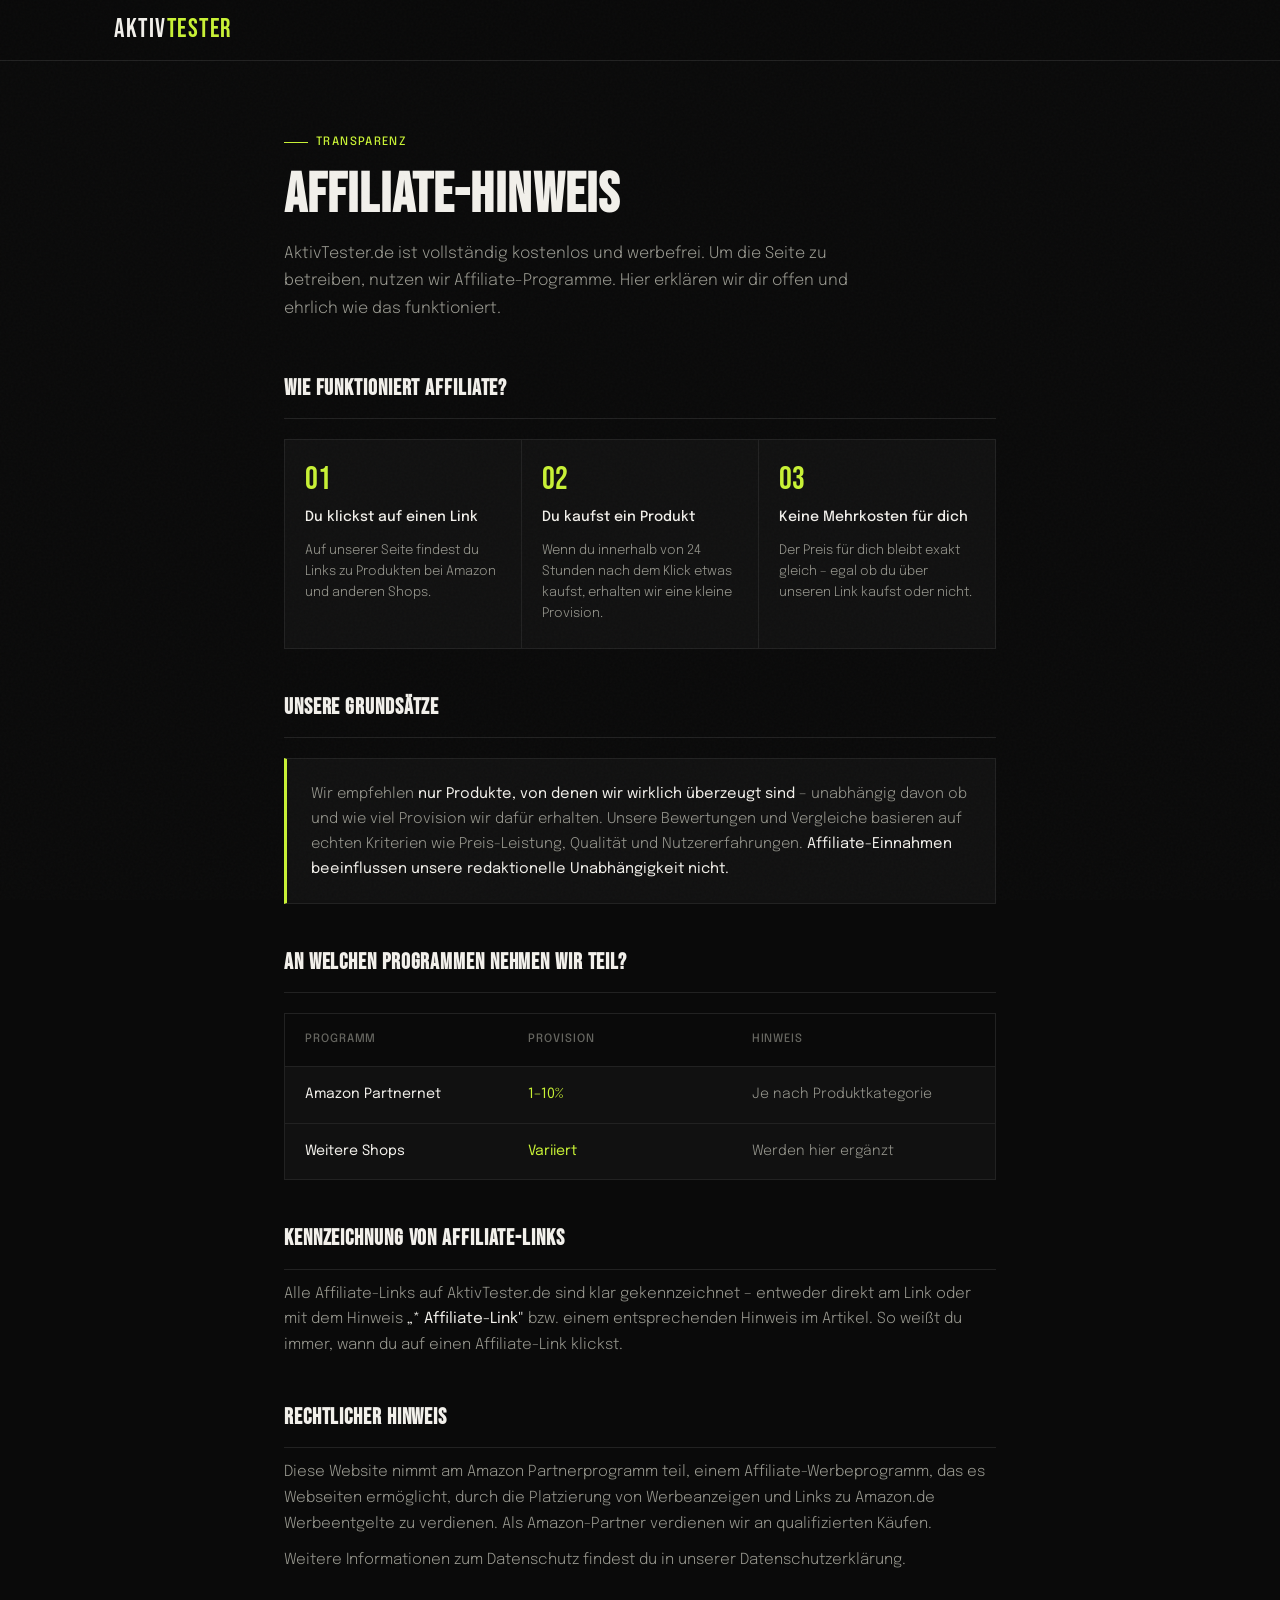
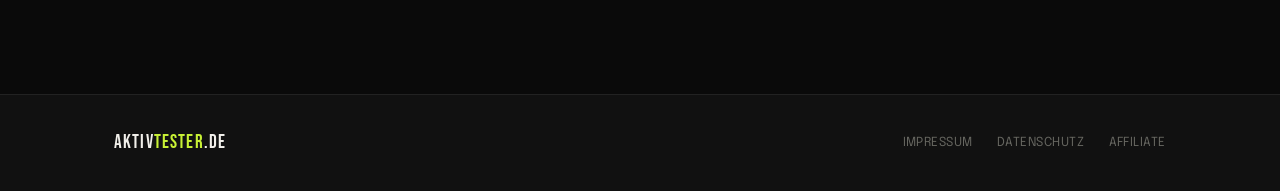
<file: affiliate.html>
<!DOCTYPE html>
<html lang="de">

<head>
  <meta charset="UTF-8" />
  <meta name="viewport" content="width=device-width, initial-scale=1.0" />
  <link rel="icon" type="image/png" href="favicon.png" />
  <title>Affiliate-Hinweis – AktivTester.de</title>
  <link rel="preconnect" href="https://fonts.googleapis.com" />
  <link href="https://fonts.googleapis.com/css2?family=Bebas+Neue&family=Epilogue:wght@300;400;500&display=swap"
    rel="stylesheet" />
  <link href="https://fonts.googleapis.com/css2?family=Bebas+Neue&family=Epilogue:wght@300;400;500&display=swap"
    rel="stylesheet" />
  <link rel="stylesheet" href="shared.css">
  <style>
    .page-wrap {
      max-width: 760px;
      margin: 0 auto;
      padding: 64px 24px 80px;
    }


    .page-title {
      font-family: 'Bebas Neue', sans-serif;
      font-size: 3.5rem;
      letter-spacing: 0.02em;
      line-height: 1;
      margin-bottom: 16px;
    }

    .page-intro {
      color: var(--muted2);
      font-weight: 300;
      font-size: 1rem;
      line-height: 1.7;
      margin-bottom: 48px;
      max-width: 600px;
    }

    .legal-section {
      margin-bottom: 40px;
    }

    .legal-section h2 {
      font-family: 'Bebas Neue', sans-serif;
      font-size: 1.4rem;
      letter-spacing: 0.04em;
      color: var(--text);
      margin-bottom: 12px;
      padding-bottom: 10px;
      border-bottom: 1px solid var(--border);
    }

    .legal-section p {
      color: var(--muted2);
      font-weight: 300;
      font-size: 0.95rem;
      margin-bottom: 10px;
      line-height: 1.7;
    }

    .legal-section strong {
      color: var(--text);
      font-weight: 400;
    }

    /* How it works cards */
    .steps {
      display: grid;
      grid-template-columns: repeat(3, 1fr);
      gap: 1px;
      background: var(--border);
      border: 1px solid var(--border);
      margin: 20px 0 40px;
    }

    .step {
      background: var(--bg2);
      padding: 24px 20px;
      display: flex;
      flex-direction: column;
      gap: 10px;
    }

    .step-num {
      font-family: 'Bebas Neue', sans-serif;
      font-size: 2rem;
      color: var(--accent);
      line-height: 1;
    }

    .step-title {
      font-size: 0.88rem;
      font-weight: 500;
      color: var(--text);
    }

    .step-desc {
      font-size: 0.82rem;
      color: var(--muted2);
      font-weight: 300;
      line-height: 1.6;
    }

    /* Highlight box */
    .highlight-box {
      background: var(--bg2);
      border: 1px solid var(--border);
      border-left: 3px solid var(--accent);
      padding: 22px 24px;
      margin: 20px 0 40px;
    }

    .highlight-box p {
      color: var(--muted2);
      font-size: 0.92rem;
      font-weight: 300;
      line-height: 1.7;
      margin: 0;
    }

    .highlight-box strong {
      color: var(--text);
      font-weight: 400;
    }

    /* Programs table */
    .programs {
      border: 1px solid var(--border);
      margin: 20px 0 40px;
    }

    .program-row {
      display: grid;
      grid-template-columns: 1fr 1fr 1fr;
      padding: 16px 20px;
      border-bottom: 1px solid var(--border);
      background: var(--bg2);
      font-size: 0.88rem;
    }

    .program-row:last-child {
      border-bottom: none;
    }

    .program-row.header {
      background: var(--bg);
      font-size: 0.72rem;
      font-weight: 500;
      letter-spacing: 0.08em;
      text-transform: uppercase;
      color: var(--muted);
    }

    .program-name {
      color: var(--text);
      font-weight: 400;
    }

    .program-commission {
      color: var(--accent);
      font-weight: 400;
    }

    .program-note {
      color: var(--muted2);
      font-weight: 300;
    }


    @media (max-width: 600px) {
      .steps {
        grid-template-columns: 1fr;
      }

      .program-row {
        grid-template-columns: 1fr 1fr;
      }

      .program-note {
        display: none;
      }

      .footer-inner {
        flex-direction: column;
        gap: 20px;
        text-align: center;
      }
    }
  </style>
</head>

<body>

  <header>
    <div class="nav-inner">
      <a href="index.html" class="logo">Aktiv<span>Tester</span></a>
    </div>
  </header>

  <div class="page-wrap">

    <div class="page-kicker">Transparenz</div>
    <h1 class="page-title">Affiliate-Hinweis</h1>
    <p class="page-intro">
      AktivTester.de ist vollständig kostenlos und werbefrei. Um die Seite zu betreiben, nutzen wir Affiliate-Programme.
      Hier erklären wir dir offen und ehrlich wie das funktioniert.
    </p>

    <div class="legal-section">
      <h2>Wie funktioniert Affiliate?</h2>
      <div class="steps">
        <div class="step">
          <div class="step-num">01</div>
          <div class="step-title">Du klickst auf einen Link</div>
          <div class="step-desc">Auf unserer Seite findest du Links zu Produkten bei Amazon und anderen Shops.</div>
        </div>
        <div class="step">
          <div class="step-num">02</div>
          <div class="step-title">Du kaufst ein Produkt</div>
          <div class="step-desc">Wenn du innerhalb von 24 Stunden nach dem Klick etwas kaufst, erhalten wir eine kleine
            Provision.</div>
        </div>
        <div class="step">
          <div class="step-num">03</div>
          <div class="step-title">Keine Mehrkosten für dich</div>
          <div class="step-desc">Der Preis für dich bleibt exakt gleich – egal ob du über unseren Link kaufst oder
            nicht.</div>
        </div>
      </div>
    </div>

    <div class="legal-section">
      <h2>Unsere Grundsätze</h2>
      <div class="highlight-box">
        <p>
          Wir empfehlen <strong>nur Produkte, von denen wir wirklich überzeugt sind</strong> – unabhängig davon ob und
          wie viel Provision wir dafür erhalten. Unsere Bewertungen und Vergleiche basieren auf echten Kriterien wie
          Preis-Leistung, Qualität und Nutzererfahrungen. <strong>Affiliate-Einnahmen beeinflussen unsere redaktionelle
            Unabhängigkeit nicht.</strong>
        </p>
      </div>
    </div>

    <div class="legal-section">
      <h2>An welchen Programmen nehmen wir teil?</h2>
      <div class="programs">
        <div class="program-row header">
          <span>Programm</span>
          <span>Provision</span>
          <span>Hinweis</span>
        </div>
        <div class="program-row">
          <span class="program-name">Amazon Partnernet</span>
          <span class="program-commission">1–10%</span>
          <span class="program-note">Je nach Produktkategorie</span>
        </div>
        <div class="program-row">
          <span class="program-name">Weitere Shops</span>
          <span class="program-commission">Variiert</span>
          <span class="program-note">Werden hier ergänzt</span>
        </div>
      </div>
    </div>

    <div class="legal-section">
      <h2>Kennzeichnung von Affiliate-Links</h2>
      <p>Alle Affiliate-Links auf AktivTester.de sind klar gekennzeichnet – entweder direkt am Link oder mit dem Hinweis
        <strong>„* Affiliate-Link"</strong> bzw. einem entsprechenden Hinweis im Artikel. So weißt du immer, wann du auf
        einen Affiliate-Link klickst.</p>
    </div>

    <div class="legal-section">
      <h2>Rechtlicher Hinweis</h2>
      <p>Diese Website nimmt am Amazon Partnerprogramm teil, einem Affiliate-Werbeprogramm, das es Webseiten ermöglicht,
        durch die Platzierung von Werbeanzeigen und Links zu Amazon.de Werbeentgelte zu verdienen. Als Amazon-Partner
        verdienen wir an qualifizierten Käufen.</p>
      <p>Weitere Informationen zum Datenschutz findest du in unserer <a
          href="datenschutz.html">Datenschutzerklärung</a>.</p>
    </div>

  </div>

  <footer>
    <div class="footer-inner">
      <div class="footer-logo">Aktiv<span>Tester</span>.de</div>
      <div class="footer-links">
        <a href="impressum.html">Impressum</a>
        <a href="datenschutz.html">Datenschutz</a>
        <a href="affiliate.html">Affiliate</a>
      </div>
    </div>
  </footer>

</body>

</html>
</file>
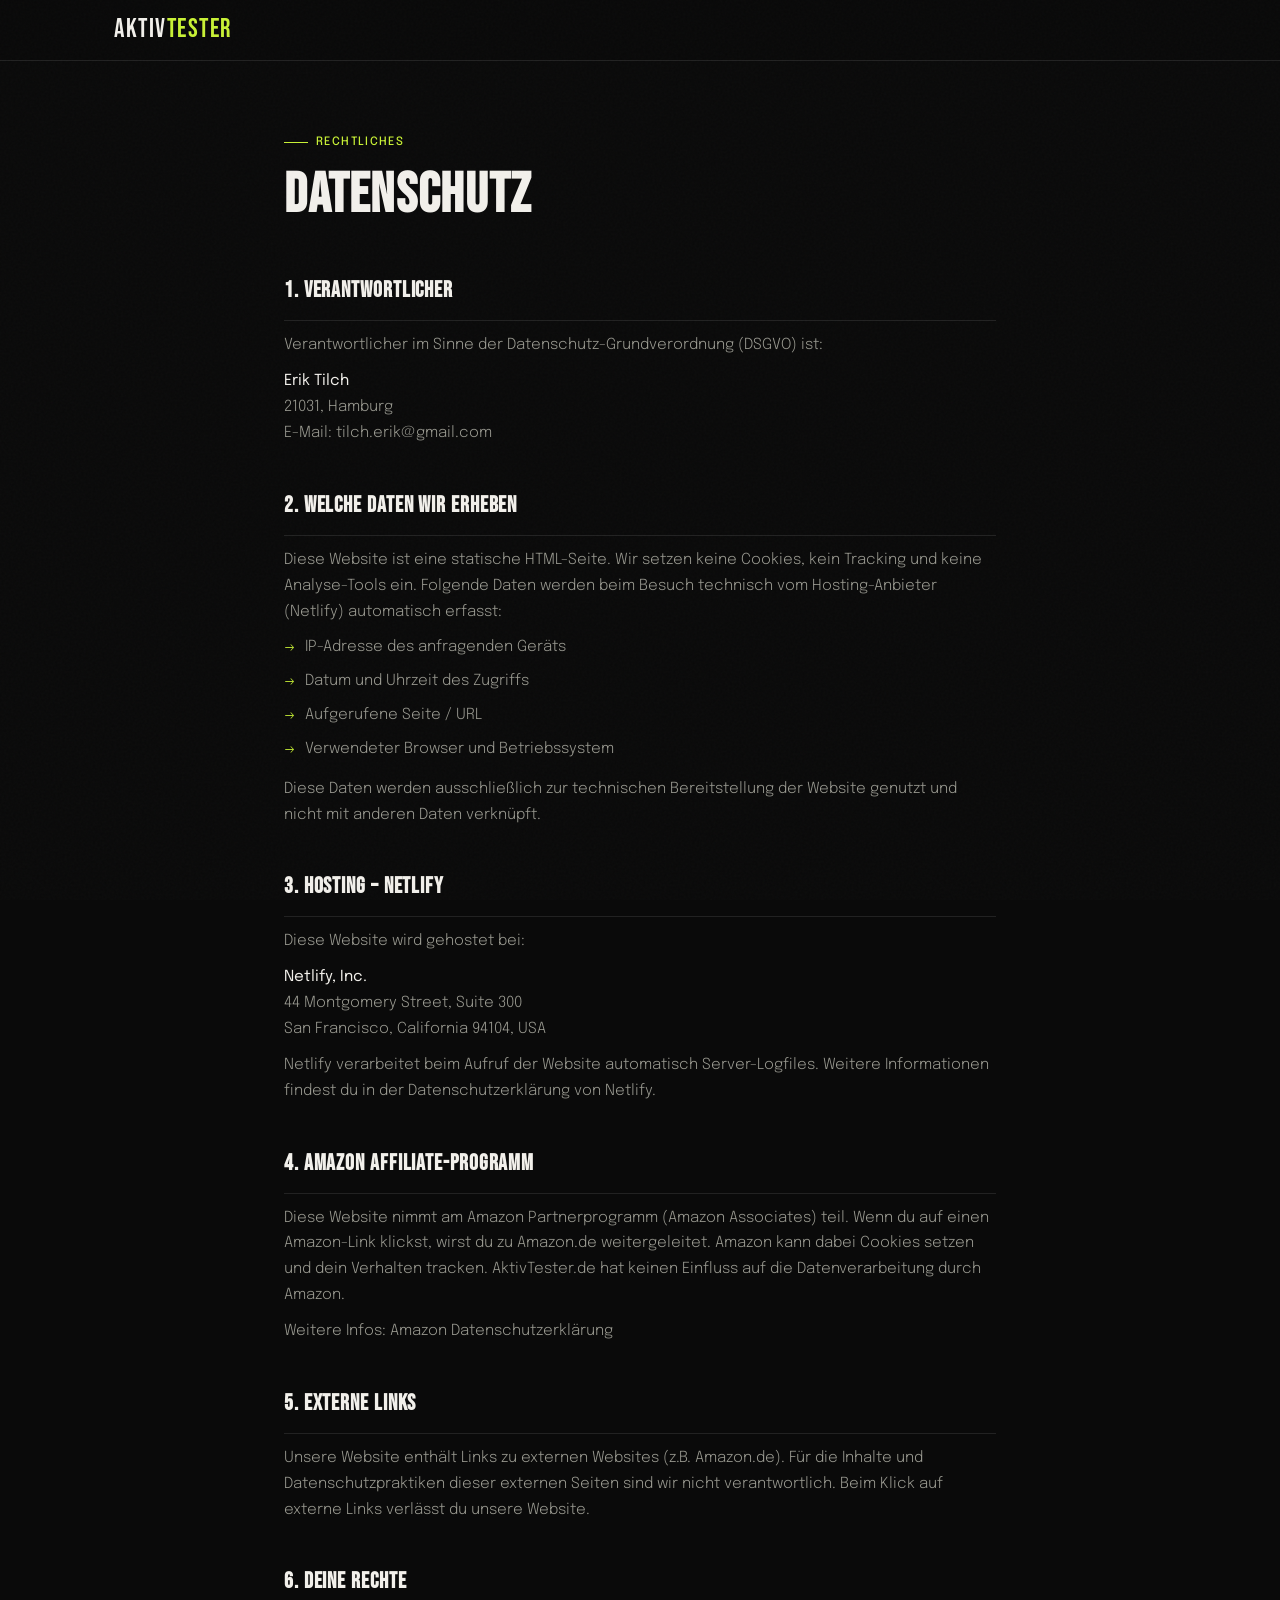
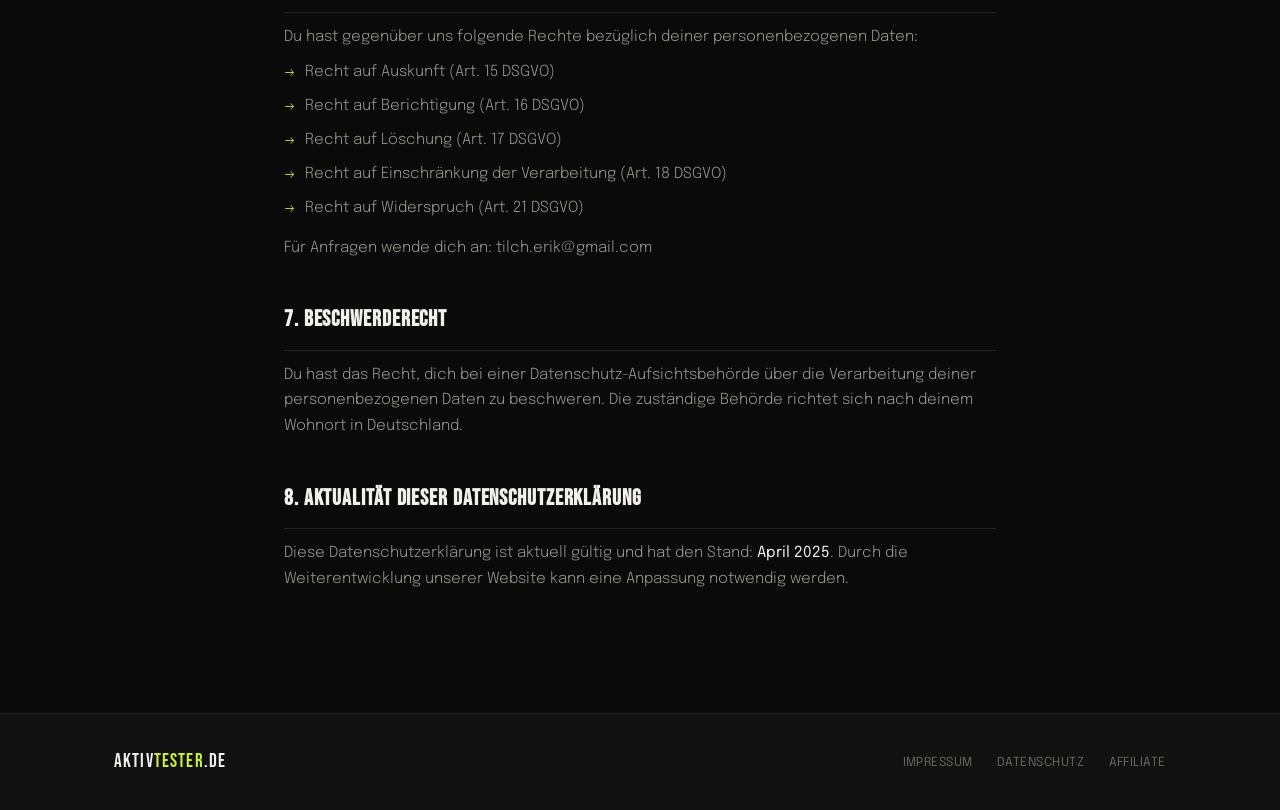
<file: datenschutz.html>
<!DOCTYPE html>
<html lang="de">

<head>
  <meta charset="UTF-8" />
  <meta name="viewport" content="width=device-width, initial-scale=1.0" />
  <link rel="icon" type="image/png" href="favicon.png" />
  <title>Datenschutz – AktivTester.de</title>
  <link rel="preconnect" href="https://fonts.googleapis.com" />
  <link href="https://fonts.googleapis.com/css2?family=Bebas+Neue&family=Epilogue:wght@300;400;500&display=swap"
    rel="stylesheet" />
  <link href="https://fonts.googleapis.com/css2?family=Bebas+Neue&family=Epilogue:wght@300;400;500&display=swap"
    rel="stylesheet" />
  <link rel="stylesheet" href="shared.css">
  <style>
    .page-wrap {
      max-width: 760px;
      margin: 0 auto;
      padding: 64px 24px 80px;
    }


    .page-title {
      font-family: 'Bebas Neue', sans-serif;
      font-size: 3.5rem;
      letter-spacing: 0.02em;
      line-height: 1;
      margin-bottom: 48px;
    }

    .legal-section {
      margin-bottom: 40px;
    }

    .legal-section h2 {
      font-family: 'Bebas Neue', sans-serif;
      font-size: 1.4rem;
      letter-spacing: 0.04em;
      color: var(--text);
      margin-bottom: 12px;
      padding-bottom: 10px;
      border-bottom: 1px solid var(--border);
    }

    .legal-section p {
      color: var(--muted2);
      font-weight: 300;
      font-size: 0.95rem;
      margin-bottom: 10px;
    }

    .legal-section strong {
      color: var(--text);
      font-weight: 400;
    }

    .legal-section ul {
      list-style: none;
      margin: 8px 0 12px;
      display: flex;
      flex-direction: column;
      gap: 6px;
    }

    .legal-section ul li {
      color: var(--muted2);
      font-weight: 300;
      font-size: 0.95rem;
      display: flex;
      gap: 10px;
      align-items: flex-start;
    }

    .legal-section ul li::before {
      content: '→';
      color: var(--accent);
      flex-shrink: 0;
      margin-top: 2px;
    }

    .notice-box {
      background: var(--bg2);
      border: 1px solid var(--border);
      border-left: 3px solid var(--accent);
      padding: 18px 22px;
      margin-bottom: 40px;
    }

    .notice-box p {
      color: var(--muted2);
      font-size: 0.85rem;
      font-weight: 300;
      line-height: 1.6;
    }

    .notice-box strong {
      color: var(--text);
      font-weight: 400;
    }
  </style>
</head>

<body>

  <header>
    <div class="nav-inner">
      <a href="index.html" class="logo">Aktiv<span>Tester</span></a>
    </div>
  </header>

  <div class="page-wrap">
    <div class="page-kicker">Rechtliches</div>
    <h1 class="page-title">Datenschutz</h1>

    <div class="legal-section">
      <h2>1. Verantwortlicher</h2>
      <p>Verantwortlicher im Sinne der Datenschutz-Grundverordnung (DSGVO) ist:</p>
      <p><strong>Erik Tilch</strong><br />
        21031, Hamburg<br />
        E-Mail: <a href="mailto:tilch.erik@gmail.com">tilch.erik@gmail.com</a></p>
    </div>

    <div class="legal-section">
      <h2>2. Welche Daten wir erheben</h2>
      <p>Diese Website ist eine statische HTML-Seite. Wir setzen keine Cookies, kein Tracking und keine Analyse-Tools
        ein. Folgende Daten werden beim Besuch technisch vom Hosting-Anbieter (Netlify) automatisch erfasst:</p>
      <ul>
        <li>IP-Adresse des anfragenden Geräts</li>
        <li>Datum und Uhrzeit des Zugriffs</li>
        <li>Aufgerufene Seite / URL</li>
        <li>Verwendeter Browser und Betriebssystem</li>
      </ul>
      <p>Diese Daten werden ausschließlich zur technischen Bereitstellung der Website genutzt und nicht mit anderen
        Daten verknüpft.</p>
    </div>

    <div class="legal-section">
      <h2>3. Hosting – Netlify</h2>
      <p>Diese Website wird gehostet bei:</p>
      <p><strong>Netlify, Inc.</strong><br />
        44 Montgomery Street, Suite 300<br />
        San Francisco, California 94104, USA</p>
      <p>Netlify verarbeitet beim Aufruf der Website automatisch Server-Logfiles. Weitere Informationen findest du in
        der <a href="https://www.netlify.com/privacy/" target="_blank" rel="noopener">Datenschutzerklärung von
          Netlify</a>.</p>
    </div>

    <div class="legal-section">
      <h2>4. Amazon Affiliate-Programm</h2>
      <p>Diese Website nimmt am Amazon Partnerprogramm (Amazon Associates) teil. Wenn du auf einen Amazon-Link klickst,
        wirst du zu Amazon.de weitergeleitet. Amazon kann dabei Cookies setzen und dein Verhalten tracken.
        AktivTester.de hat keinen Einfluss auf die Datenverarbeitung durch Amazon.</p>
      <p>Weitere Infos: <a href="https://www.amazon.de/gp/help/customer/display.html?nodeId=201909010" target="_blank"
          rel="noopener">Amazon Datenschutzerklärung</a></p>
    </div>

    <div class="legal-section">
      <h2>5. Externe Links</h2>
      <p>Unsere Website enthält Links zu externen Websites (z.B. Amazon.de). Für die Inhalte und Datenschutzpraktiken
        dieser externen Seiten sind wir nicht verantwortlich. Beim Klick auf externe Links verlässt du unsere Website.
      </p>
    </div>

    <div class="legal-section">
      <h2>6. Deine Rechte</h2>
      <p>Du hast gegenüber uns folgende Rechte bezüglich deiner personenbezogenen Daten:</p>
      <ul>
        <li>Recht auf Auskunft (Art. 15 DSGVO)</li>
        <li>Recht auf Berichtigung (Art. 16 DSGVO)</li>
        <li>Recht auf Löschung (Art. 17 DSGVO)</li>
        <li>Recht auf Einschränkung der Verarbeitung (Art. 18 DSGVO)</li>
        <li>Recht auf Widerspruch (Art. 21 DSGVO)</li>
      </ul>
      <p>Für Anfragen wende dich an: <a href="mailto:tilch.erik@gmail.com">tilch.erik@gmail.com</a></p>
    </div>

    <div class="legal-section">
      <h2>7. Beschwerderecht</h2>
      <p>Du hast das Recht, dich bei einer Datenschutz-Aufsichtsbehörde über die Verarbeitung deiner personenbezogenen
        Daten zu beschweren. Die zuständige Behörde richtet sich nach deinem Wohnort in Deutschland.</p>
    </div>

    <div class="legal-section">
      <h2>8. Aktualität dieser Datenschutzerklärung</h2>
      <p>Diese Datenschutzerklärung ist aktuell gültig und hat den Stand: <strong>April 2025</strong>. Durch die
        Weiterentwicklung unserer Website kann eine Anpassung notwendig werden.</p>
    </div>

  </div>

  <footer>
    <div class="footer-inner">
      <div class="footer-logo">Aktiv<span>Tester</span>.de</div>
      <div class="footer-links">
        <a href="impressum.html">Impressum</a>
        <a href="datenschutz.html">Datenschutz</a>
        <a href="affiliate.html">Affiliate</a>
      </div>
    </div>
  </footer>

</body>

</html>
</file>
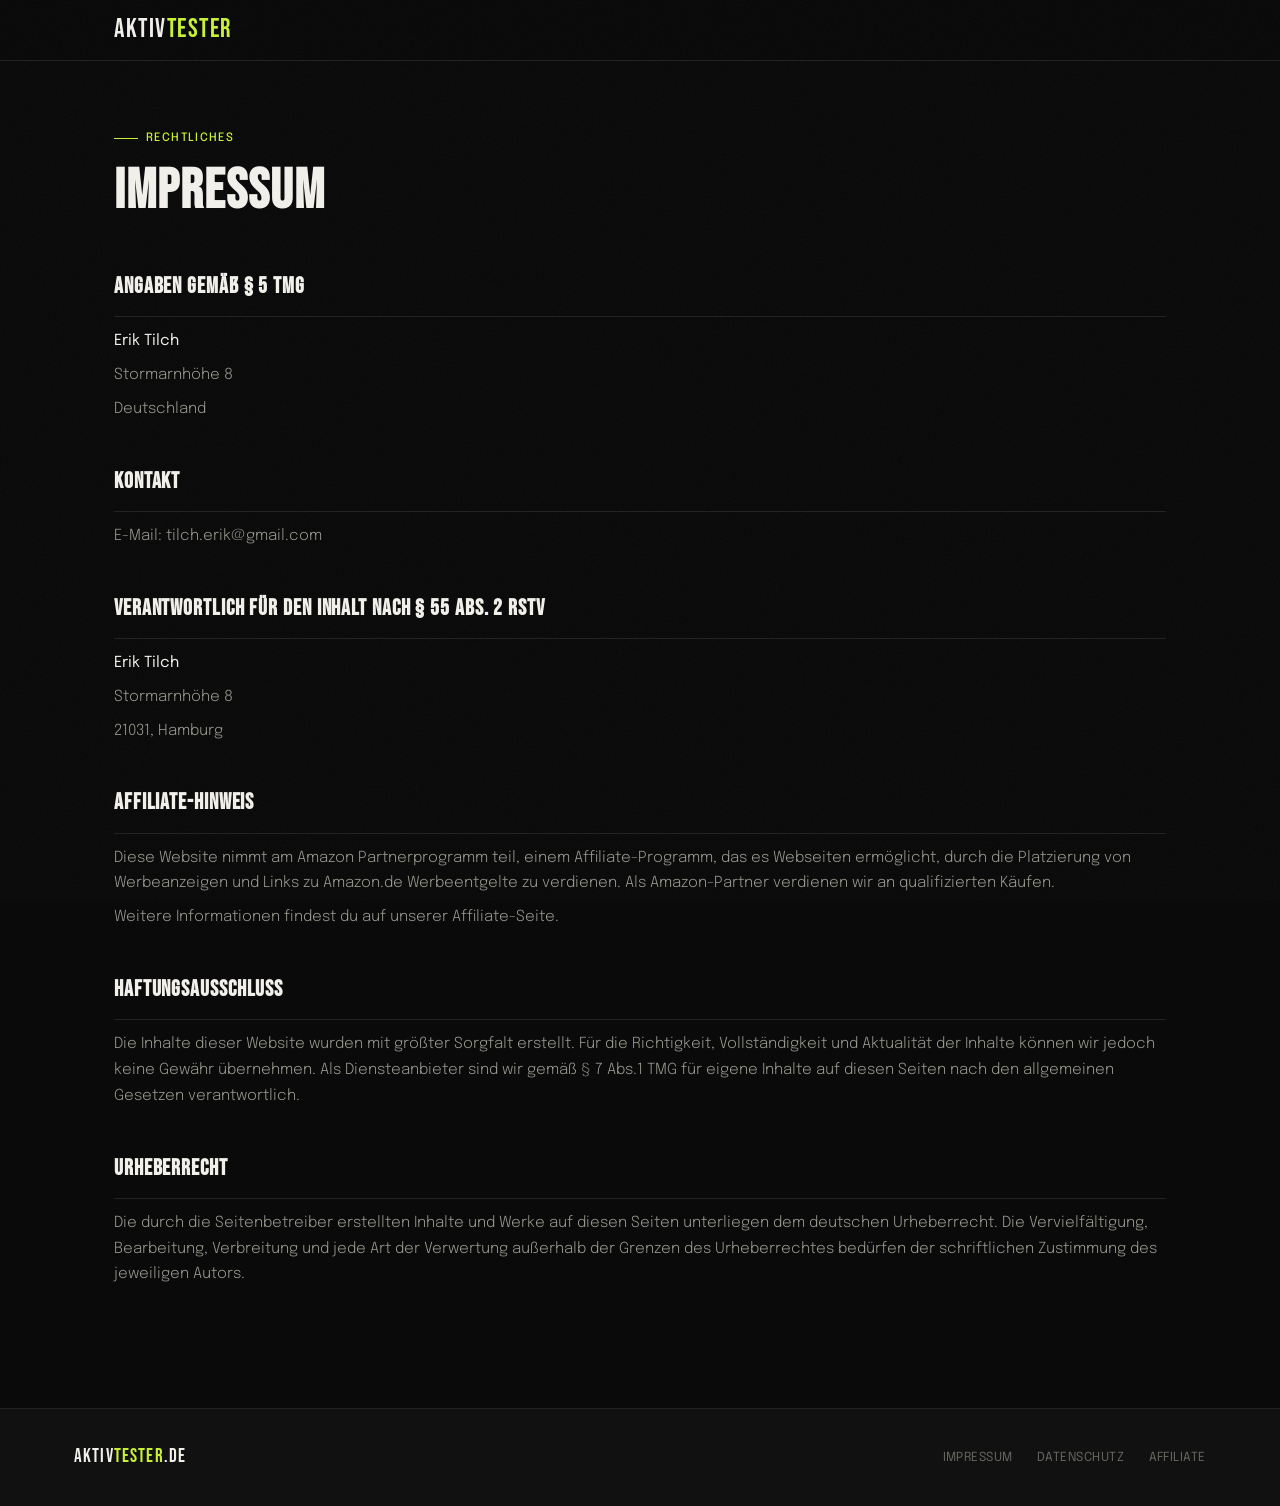
<file: impressum.html>
<!DOCTYPE html>
<html lang="de">

<head>
  <meta charset="UTF-8" />
  <meta name="viewport" content="width=device-width, initial-scale=1.0" />
  <link rel="icon" type="image/png" href="favicon.png" />
  <title>Impressum – AktivTester.de</title>
  <link rel="preconnect" href="https://fonts.googleapis.com" />
  <link href="https://fonts.googleapis.com/css2?family=Bebas+Neue&family=Epilogue:wght@300;400;500&display=swap"
    rel="stylesheet" />
  <link href="https://fonts.googleapis.com/css2?family=Bebas+Neue&family=Epilogue:wght@300;400;500&display=swap"
    rel="stylesheet" />
  <link rel="stylesheet" href="shared.css">
  <style>
    .page-title {
      font-family: 'Bebas Neue', sans-serif;
      font-size: 3.5rem;
      letter-spacing: 0.02em;
      line-height: 1;
      margin-bottom: 48px;
    }

    .legal-section {
      margin-bottom: 40px;
    }

    .legal-section h2 {
      font-family: 'Bebas Neue', sans-serif;
      font-size: 1.4rem;
      letter-spacing: 0.04em;
      color: var(--text);
      margin-bottom: 12px;
      padding-bottom: 10px;
      border-bottom: 1px solid var(--border);
    }

    .legal-section p {
      color: var(--muted2);
      font-weight: 300;
      font-size: 0.95rem;
      margin-bottom: 8px;
    }

    .legal-section strong {
      color: var(--text);
      font-weight: 400;
    }

    .notice-box {
      background: var(--bg2);
      border: 1px solid var(--border);
      border-left: 3px solid var(--accent);
      padding: 18px 22px;
      margin-bottom: 40px;
    }

    .notice-box p {
      color: var(--muted2);
      font-size: 0.85rem;
      font-weight: 300;
      line-height: 1.6;
    }

    .notice-box strong {
      color: var(--text);
      font-weight: 400;
    }

    footer {
      border-top: 1px solid var(--border);
      background: var(--bg2);
    }

    .footer-inner {
      max-width: 1180px;
      margin: 0 auto;
      padding: 32px 24px;
      display: flex;
      align-items: center;
      justify-content: space-between;
    }

    .footer-logo {
      font-family: 'Bebas Neue', sans-serif;
      font-size: 1.2rem;
      letter-spacing: 0.06em;
    }

    .footer-logo span {
      color: var(--accent);
    }

    .footer-links {
      display: flex;
      gap: 24px;
    }

    .footer-links a {
      font-size: 0.78rem;
      color: var(--muted);
      letter-spacing: 0.04em;
      text-transform: uppercase;
      transition: color 0.2s;
    }

    .footer-links a:hover {
      color: var(--text);
    }
  </style>
</head>

<body>

  <header>
    <div class="nav-inner">
      <a href="index.html" class="logo">Aktiv<span>Tester</span></a>
    </div>
  </header>

  <div class="page-wrap">
    <div class="page-kicker">Rechtliches</div>
    <h1 class="page-title">Impressum</h1>

    <div class="legal-section">
      <h2>Angaben gemäß § 5 TMG</h2>
      <p><strong>Erik Tilch</strong></p>
      <p>Stormarnhöhe 8</p>
      <p21031, Hamburg</p>
        <p>Deutschland</p>
    </div>

    <div class="legal-section">
      <h2>Kontakt</h2>
      <p>E-Mail: <a href="mailto:tilch.erik@gmail.com">tilch.erik@gmail.com</a></p>
    </div>

    <div class="legal-section">
      <h2>Verantwortlich für den Inhalt nach § 55 Abs. 2 RStV</h2>
      <p><strong>Erik Tilch</strong></p>
      <p>Stormarnhöhe 8</p>
      <p>21031, Hamburg</p>
    </div>

    <div class="legal-section">
      <h2>Affiliate-Hinweis</h2>
      <p>Diese Website nimmt am Amazon Partnerprogramm teil, einem Affiliate-Programm, das es Webseiten ermöglicht,
        durch die Platzierung von Werbeanzeigen und Links zu Amazon.de Werbeentgelte zu verdienen. Als Amazon-Partner
        verdienen wir an qualifizierten Käufen.</p>
      <p>Weitere Informationen findest du auf unserer <a href="affiliate.html">Affiliate-Seite</a>.</p>
    </div>

    <div class="legal-section">
      <h2>Haftungsausschluss</h2>
      <p>Die Inhalte dieser Website wurden mit größter Sorgfalt erstellt. Für die Richtigkeit, Vollständigkeit und
        Aktualität der Inhalte können wir jedoch keine Gewähr übernehmen. Als Diensteanbieter sind wir gemäß § 7 Abs.1
        TMG für eigene Inhalte auf diesen Seiten nach den allgemeinen Gesetzen verantwortlich.</p>
    </div>

    <div class="legal-section">
      <h2>Urheberrecht</h2>
      <p>Die durch die Seitenbetreiber erstellten Inhalte und Werke auf diesen Seiten unterliegen dem deutschen
        Urheberrecht. Die Vervielfältigung, Bearbeitung, Verbreitung und jede Art der Verwertung außerhalb der Grenzen
        des Urheberrechtes bedürfen der schriftlichen Zustimmung des jeweiligen Autors.</p>
    </div>

  </div>

  <footer>
    <div class="footer-inner">
      <div class="footer-logo">Aktiv<span>Tester</span>.de</div>
      <div class="footer-links">
        <a href="impressum.html">Impressum</a>
        <a href="datenschutz.html">Datenschutz</a>
        <a href="affiliate.html">Affiliate</a>
      </div>
    </div>
  </footer>

</body>

</html>
</file>
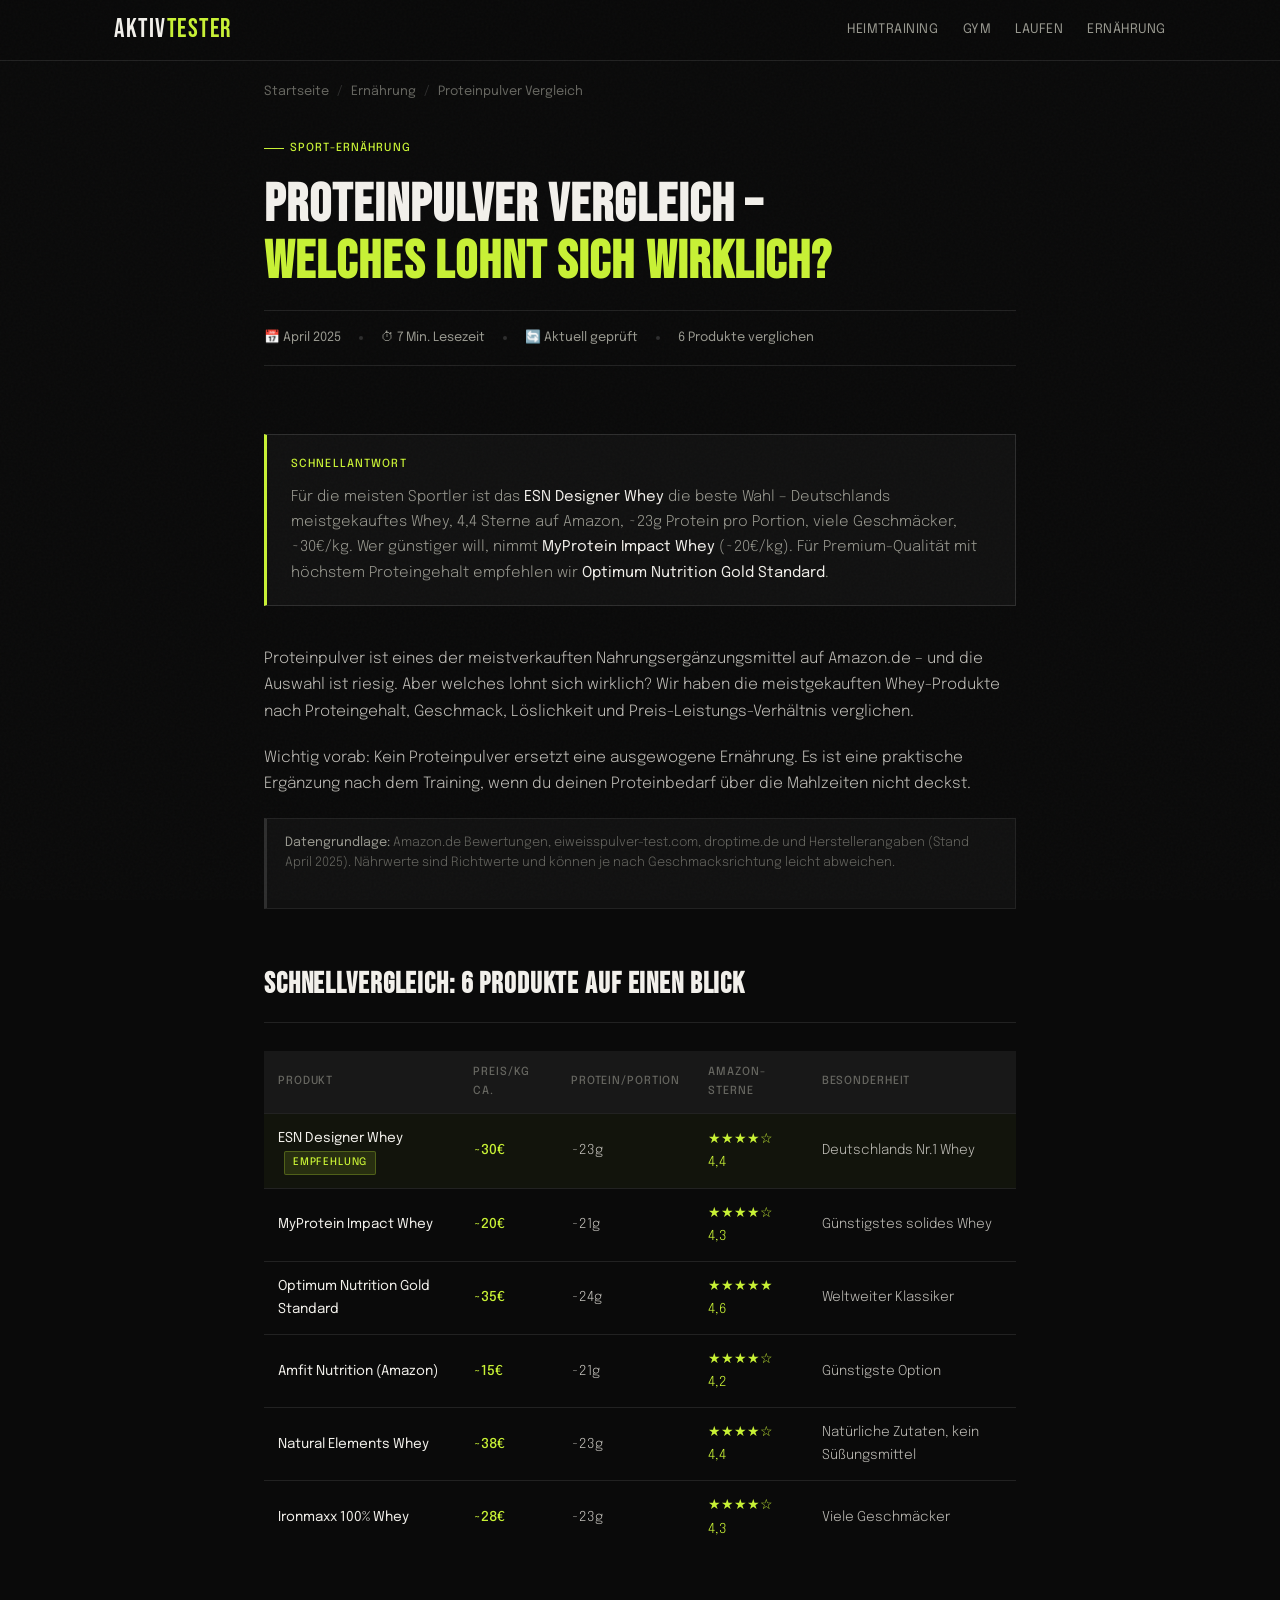
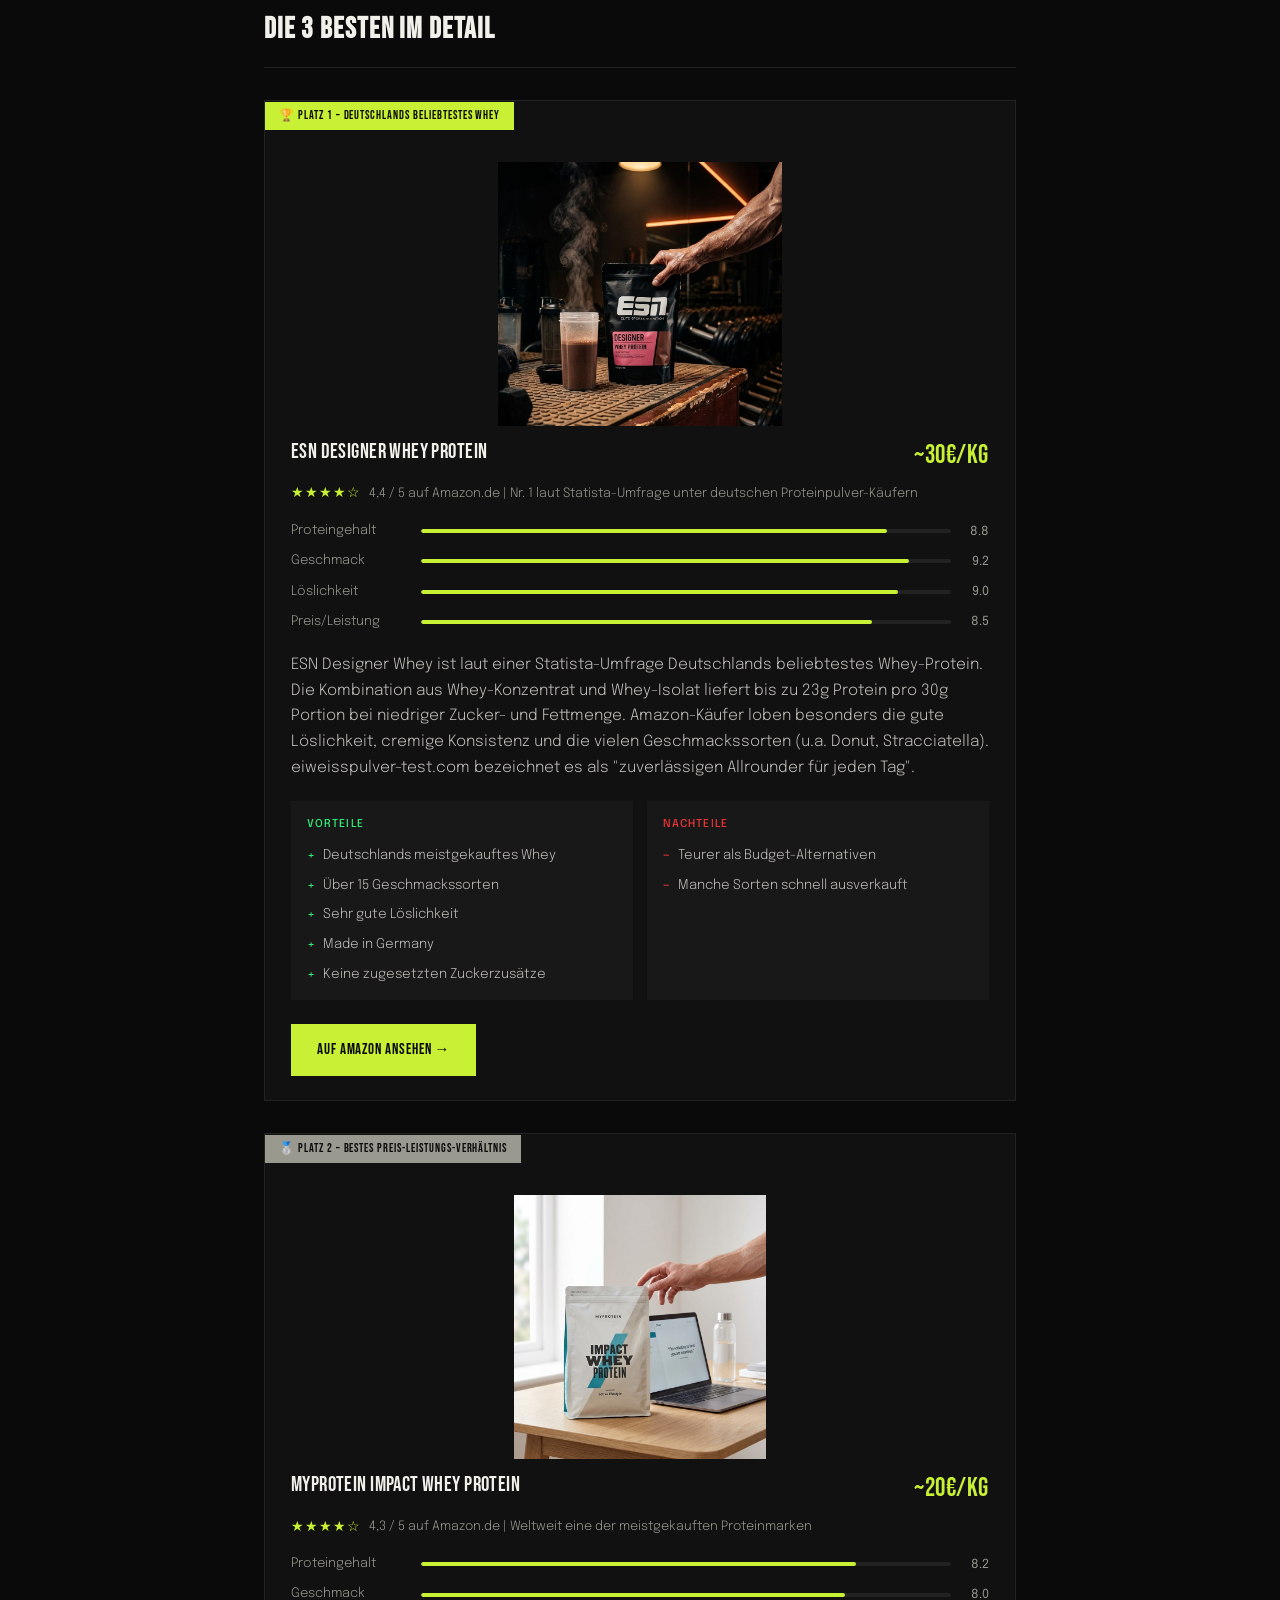
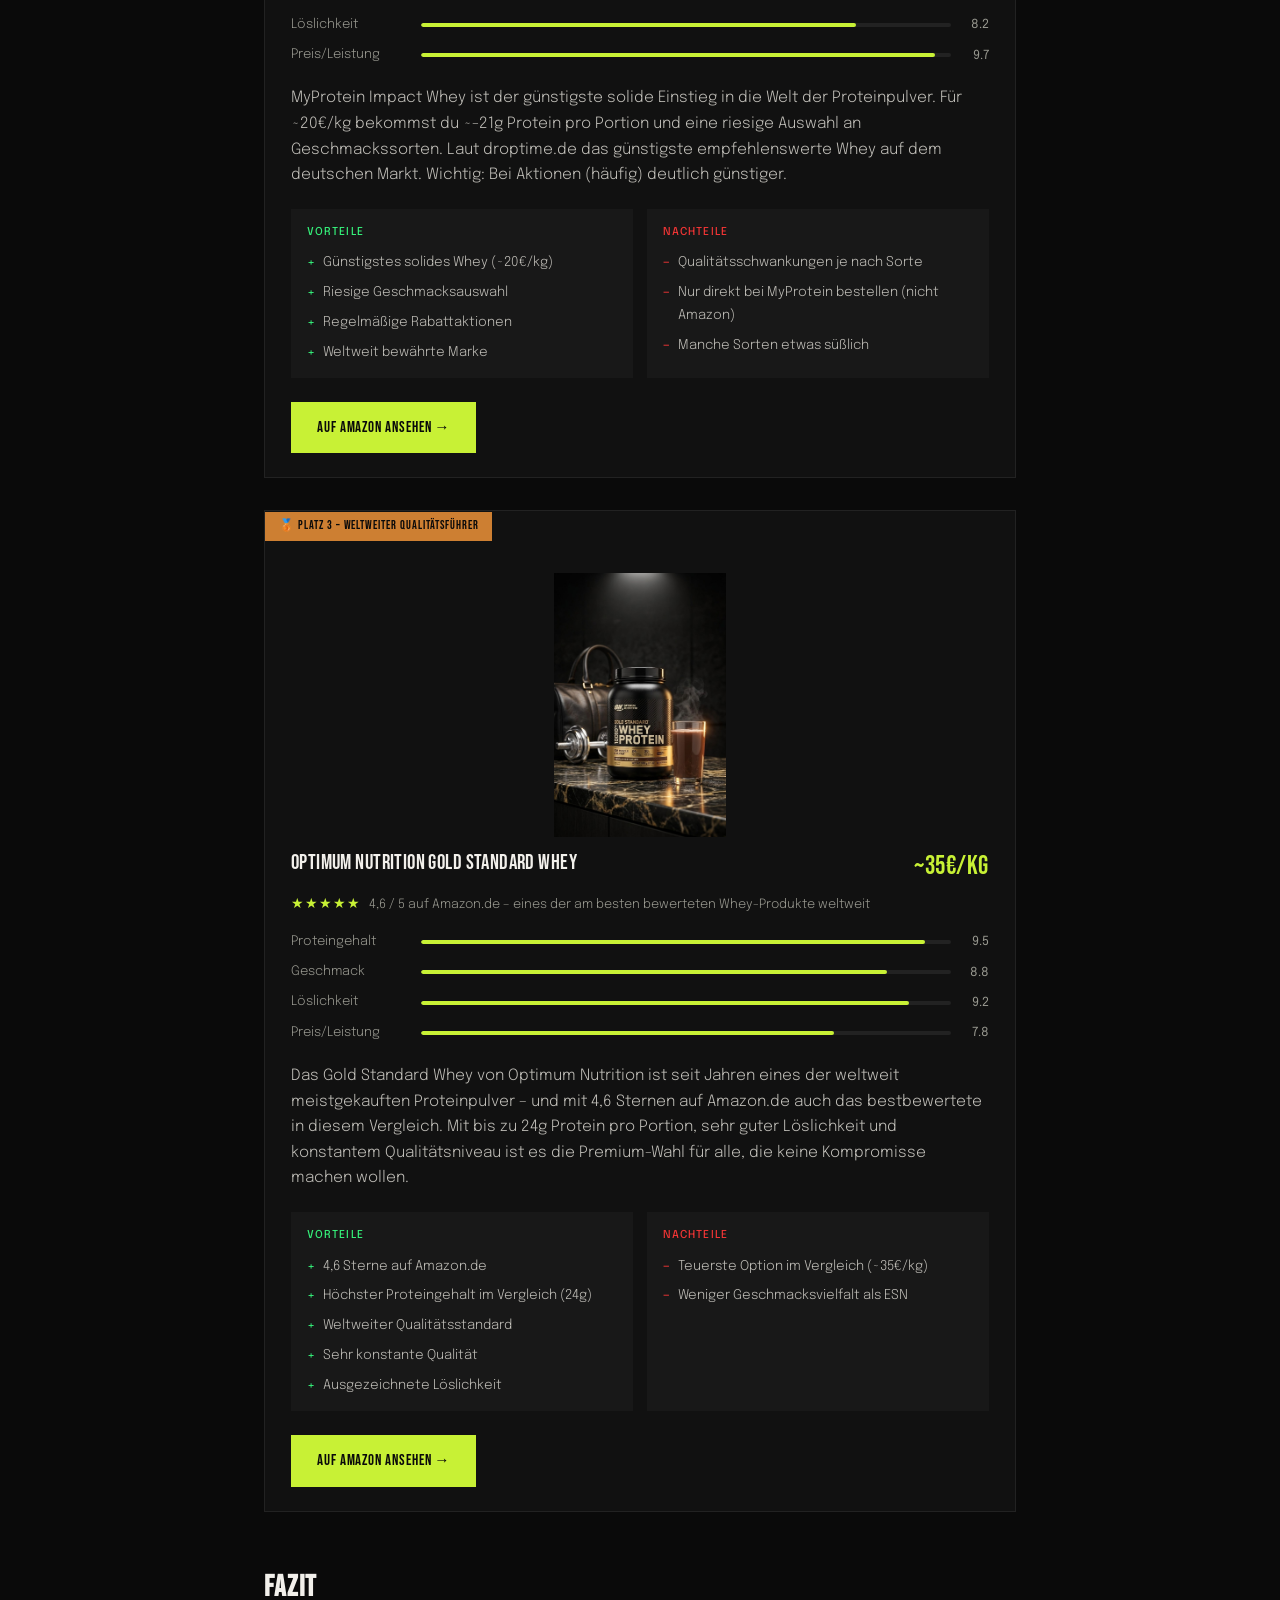
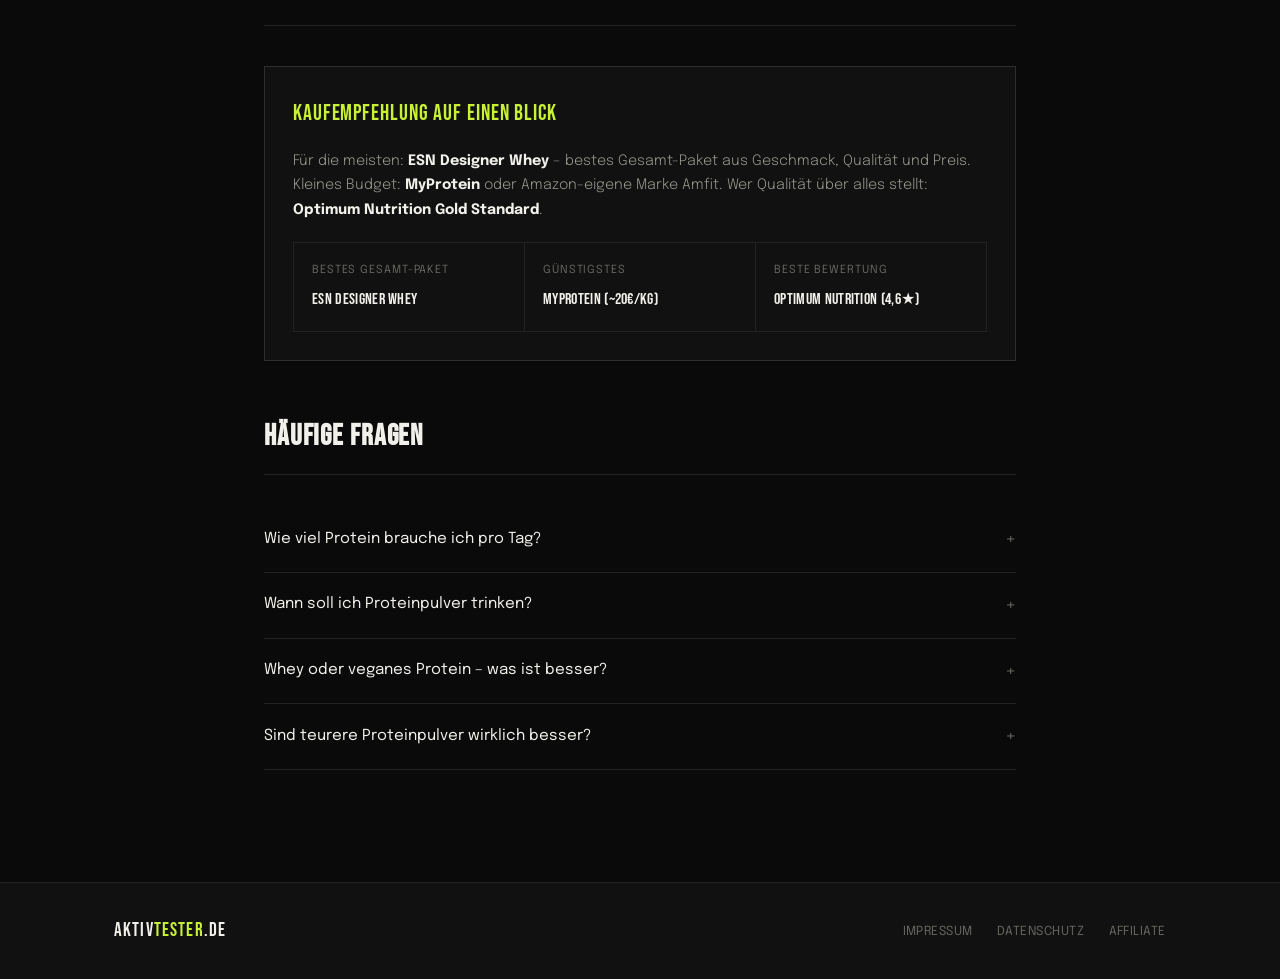
<file: ernaehrung/proteinpulver.html>
<!DOCTYPE html>
<html lang="de">

<head>
  <meta charset="UTF-8" />
  <meta name="viewport" content="width=device-width, initial-scale=1.0" />
  <title>Proteinpulver Vergleich 2025 – Welches lohnt sich wirklich? | AktivTester</title>
  <meta name="description"
    content="ESN Designer Whey, MyProtein Impact Whey oder Optimum Nutrition? Wir vergleichen die beliebtesten Proteinpulver auf Amazon.de – mit echten Daten und klarer Empfehlung." />
  <link rel="icon" type="image/png" href="../favicon.png">
  <link rel="preconnect" href="https://fonts.googleapis.com" />
  <link href="https://fonts.googleapis.com/css2?family=Bebas+Neue&family=Epilogue:wght@300;400;500&display=swap"
    rel="stylesheet" />
  <link href="https://fonts.googleapis.com/css2?family=Bebas+Neue&family=Epilogue:wght@300;400;500&display=swap"
    rel="stylesheet" />
  <link rel="stylesheet" href="../shared.css">
</head>

<body>
  <header>
    <div class="nav-inner">
      <a href="../index.html" class="logo">Aktiv<span>Tester</span></a>
      <nav class="nav-links">
        <a href="../heimtraining/index.html">Heimtraining</a>
        <a href="../gym/index.html">Gym</a>
        <a href="../laufen/index.html">Laufen</a>
        <a href="../ernaehrung/index.html">Ernährung</a>
      </nav>
    </div>
  </header>

  <div class="breadcrumb">
    <a href="../index.html">Startseite</a><span>/</span>
    <a href="../ernaehrung/index.html">Ernährung</a><span>/</span>
    Proteinpulver Vergleich
  </div>

  <div class="article-header">
    <div class="art-tag">Sport-Ernährung</div>
    <h1>Proteinpulver Vergleich –<br /><em>Welches lohnt sich wirklich?</em></h1>
    <div class="article-meta">
      <span class="meta-item">📅 April 2025</span>
      <span class="meta-dot"></span>
      <span class="meta-item">⏱ 7 Min. Lesezeit</span>
      <span class="meta-dot"></span>
      <span class="meta-item">🔄 Aktuell geprüft</span>
      <span class="meta-dot"></span>
      <span class="meta-item">6 Produkte verglichen</span>
    </div>
  </div>

  <div class="quick-answer">
    <div class="qa-box">
      <div class="qa-label">Schnellantwort</div>
      <p class="qa-text">Für die meisten Sportler ist das <strong>ESN Designer Whey</strong> die beste Wahl –
        Deutschlands meistgekauftes Whey, 4,4 Sterne auf Amazon, ~23g Protein pro Portion, viele Geschmäcker, ~30€/kg.
        Wer günstiger will, nimmt <strong>MyProtein Impact Whey</strong> (~20€/kg). Für Premium-Qualität mit höchstem
        Proteingehalt empfehlen wir <strong>Optimum Nutrition Gold Standard</strong>.</p>
    </div>
  </div>

  <div class="article-body">
    <p>Proteinpulver ist eines der meistverkauften Nahrungsergänzungsmittel auf Amazon.de – und die Auswahl ist riesig.
      Aber welches lohnt sich wirklich? Wir haben die meistgekauften Whey-Produkte nach Proteingehalt, Geschmack,
      Löslichkeit und Preis-Leistungs-Verhältnis verglichen.</p>
    <p>Wichtig vorab: Kein Proteinpulver ersetzt eine ausgewogene Ernährung. Es ist eine praktische Ergänzung nach dem
      Training, wenn du deinen Proteinbedarf über die Mahlzeiten nicht deckst.</p>

    <div class="source-note">
      <p><strong>Datengrundlage:</strong> Amazon.de Bewertungen, eiweisspulver-test.com, droptime.de und
        Herstellerangaben (Stand April 2025). Nährwerte sind Richtwerte und können je nach Geschmacksrichtung leicht
        abweichen.</p>
    </div>

    <h2>Schnellvergleich: 6 Produkte auf einen Blick</h2>
    <div class="table-wrap">
      <table>
        <thead>
          <tr>
            <th>Produkt</th>
            <th>Preis/kg ca.</th>
            <th>Protein/Portion</th>
            <th>Amazon-Sterne</th>
            <th>Besonderheit</th>
          </tr>
        </thead>
        <tbody>
          <tr class="winner-row">
            <td class="name"><a href="https://www.amazon.de/s?k=ESN+Designer+Whey+Protein&tag=aktivtester-21"
                target="_blank" rel="noopener" style="color:inherit">ESN Designer Whey</a> <span
                class="bb">Empfehlung</span></td>
            <td class="price">~30€</td>
            <td>~23g</td>
            <td class="sc">★★★★☆ 4,4</td>
            <td>Deutschlands Nr.1 Whey</td>
          </tr>
          <tr>
            <td class="name"><a href="https://www.amazon.de/s?k=MyProtein+Impact+Whey&tag=aktivtester-21"
                target="_blank" rel="noopener" style="color:inherit">MyProtein Impact Whey</a></td>
            <td class="price">~20€</td>
            <td>~21g</td>
            <td class="sc">★★★★☆ 4,3</td>
            <td>Günstigstes solides Whey</td>
          </tr>
          <tr>
            <td class="name"><a href="https://www.amazon.de/s?k=Optimum+Nutrition+Gold+Standard+Whey&tag=aktivtester-21"
                target="_blank" rel="noopener" style="color:inherit">Optimum Nutrition Gold Standard</a></td>
            <td class="price">~35€</td>
            <td>~24g</td>
            <td class="sc">★★★★★ 4,6</td>
            <td>Weltweiter Klassiker</td>
          </tr>
          <tr>
            <td class="name">Amfit Nutrition (Amazon)</td>
            <td class="price">~15€</td>
            <td>~21g</td>
            <td class="sc">★★★★☆ 4,2</td>
            <td>Günstigste Option</td>
          </tr>
          <tr>
            <td class="name">Natural Elements Whey</td>
            <td class="price">~38€</td>
            <td>~23g</td>
            <td class="sc">★★★★☆ 4,4</td>
            <td>Natürliche Zutaten, kein Süßungsmittel</td>
          </tr>
          <tr>
            <td class="name">Ironmaxx 100% Whey</td>
            <td class="price">~28€</td>
            <td>~23g</td>
            <td class="sc">★★★★☆ 4,3</td>
            <td>Viele Geschmäcker</td>
          </tr>
        </tbody>
      </table>
    </div>

    <h2>Die 3 besten im Detail</h2>

    <!-- ESN DESIGNER WHEY -->
    <div class="product-card">
      <div class="rank-bar">🏆 Platz 1 – Deutschlands beliebtestes Whey</div>
      <div class="card-body">
        <!-- PRODUKTBILD -->
        <a href="https://amzn.to/4w8q2oe" target="_blank" rel="noopener">
          <img src="../bilder/esn-designer-whey-protein-vergleich.jpg"
            alt="ESN Designer Whey Protein 1kg Schokolade Gym" style="width:100%; height:280px; object-fit:contain;
           display:block; background:#111111; padding:8px;">
          <div class="card-top">
            <div class="card-name">ESN Designer Whey Protein</div>
            <div class="card-price">~30€/kg</div>
          </div>
          <div class="amz-rating">
            <span class="stars-row">★★★★☆</span>
            <span class="rating-detail">4,4 / 5 auf Amazon.de | Nr. 1 laut Statista-Umfrage unter deutschen
              Proteinpulver-Käufern</span>
          </div>
          <div class="rating-row">
            <div class="rating-item"><span class="rl">Proteingehalt</span>
              <div class="rb">
                <div class="rf" style="width:88%"></div>
              </div><span class="rn">8.8</span>
            </div>
            <div class="rating-item"><span class="rl">Geschmack</span>
              <div class="rb">
                <div class="rf" style="width:92%"></div>
              </div><span class="rn">9.2</span>
            </div>
            <div class="rating-item"><span class="rl">Löslichkeit</span>
              <div class="rb">
                <div class="rf" style="width:90%"></div>
              </div><span class="rn">9.0</span>
            </div>
            <div class="rating-item"><span class="rl">Preis/Leistung</span>
              <div class="rb">
                <div class="rf" style="width:85%"></div>
              </div><span class="rn">8.5</span>
            </div>
          </div>
          <p class="card-desc">ESN Designer Whey ist laut einer Statista-Umfrage Deutschlands beliebtestes Whey-Protein.
            Die Kombination aus Whey-Konzentrat und Whey-Isolat liefert bis zu 23g Protein pro 30g Portion bei niedriger
            Zucker- und Fettmenge. Amazon-Käufer loben besonders die gute Löslichkeit, cremige Konsistenz und die vielen
            Geschmackssorten (u.a. Donut, Stracciatella). eiweisspulver-test.com bezeichnet es als "zuverlässigen
            Allrounder für jeden Tag".</p>
          <div class="pros-cons">
            <div class="pros">
              <div class="box-label">Vorteile</div>
              <ul>
                <li>Deutschlands meistgekauftes Whey</li>
                <li>Über 15 Geschmackssorten</li>
                <li>Sehr gute Löslichkeit</li>
                <li>Made in Germany</li>
                <li>Keine zugesetzten Zuckerzusätze</li>
              </ul>
            </div>
            <div class="cons">
              <div class="box-label">Nachteile</div>
              <ul>
                <li>Teurer als Budget-Alternativen</li>
                <li>Manche Sorten schnell ausverkauft</li>
              </ul>
            </div>
          </div>
          <a href="https://www.amazon.de/s?k=ESN+Designer+Whey+Protein+1kg&tag=aktivtester-21" class="affiliate-btn"
            target="_blank" rel="noopener">Auf Amazon ansehen →</a>
      </div>
    </div>

    <!-- MYPROTEIN -->
    <div class="product-card">
      <div class="rank-bar s">🥈 Platz 2 – Bestes Preis-Leistungs-Verhältnis</div>
      <div class="card-body">
        <!-- PRODUKTBILD -->
        <a href="https://amzn.to/4tKPYV2" target="_blank" rel="noopener">
          <img src="../bilder/myprotein-impact-whey-vergleich.jpg" alt="MyProtein Impact Whey Protein 1kg Vanille Gym"
            style="width:100%; height:280px; object-fit:contain;
           display:block; background:#111111; padding:8px;">
          <div class="card-top">
            <div class="card-name">MyProtein Impact Whey Protein</div>
            <div class="card-price">~20€/kg</div>
          </div>
          <div class="amz-rating">
            <span class="stars-row">★★★★☆</span>
            <span class="rating-detail">4,3 / 5 auf Amazon.de | Weltweit eine der meistgekauften Proteinmarken</span>
          </div>
          <div class="rating-row">
            <div class="rating-item"><span class="rl">Proteingehalt</span>
              <div class="rb">
                <div class="rf" style="width:82%"></div>
              </div><span class="rn">8.2</span>
            </div>
            <div class="rating-item"><span class="rl">Geschmack</span>
              <div class="rb">
                <div class="rf" style="width:80%"></div>
              </div><span class="rn">8.0</span>
            </div>
            <div class="rating-item"><span class="rl">Löslichkeit</span>
              <div class="rb">
                <div class="rf" style="width:82%"></div>
              </div><span class="rn">8.2</span>
            </div>
            <div class="rating-item"><span class="rl">Preis/Leistung</span>
              <div class="rb">
                <div class="rf" style="width:97%"></div>
              </div><span class="rn">9.7</span>
            </div>
          </div>
          <p class="card-desc">MyProtein Impact Whey ist der günstigste solide Einstieg in die Welt der Proteinpulver.
            Für
            ~20€/kg bekommst du ~-21g Protein pro Portion und eine riesige Auswahl an Geschmackssorten. Laut droptime.de
            das günstigste empfehlenswerte Whey auf dem deutschen Markt. Wichtig: Bei Aktionen (häufig) deutlich
            günstiger.</p>
          <div class="pros-cons">
            <div class="pros">
              <div class="box-label">Vorteile</div>
              <ul>
                <li>Günstigstes solides Whey (~20€/kg)</li>
                <li>Riesige Geschmacksauswahl</li>
                <li>Regelmäßige Rabattaktionen</li>
                <li>Weltweit bewährte Marke</li>
              </ul>
            </div>
            <div class="cons">
              <div class="box-label">Nachteile</div>
              <ul>
                <li>Qualitätsschwankungen je nach Sorte</li>
                <li>Nur direkt bei MyProtein bestellen (nicht Amazon)</li>
                <li>Manche Sorten etwas süßlich</li>
              </ul>
            </div>
          </div>
          <a href="https://www.amazon.de/s?k=MyProtein+Impact+Whey+Protein&tag=aktivtester-21" class="affiliate-btn"
            target="_blank" rel="noopener">Auf Amazon ansehen →</a>
      </div>
    </div>

    <!-- OPTIMUM NUTRITION -->
    <div class="product-card">
      <div class="rank-bar b">🥉 Platz 3 – Weltweiter Qualitätsführer</div>
      <div class="card-body">
        <!-- PRODUKTBILD -->
        <a href="https://amzn.to/3OYYcd3" target="_blank" rel="noopener">
          <img src="../bilder/optimum-nutrition-gold-standard-whey-vergleich.jpg"
            alt="Optimum Nutrition Gold Standard Whey Protein 1kg Schokolade Gym" style="width:100%; height:280px; object-fit:contain;
           display:block; background:#111111; padding:8px;">
          <div class="card-top">
            <div class="card-name">Optimum Nutrition Gold Standard Whey</div>
            <div class="card-price">~35€/kg</div>
          </div>
          <div class="amz-rating">
            <span class="stars-row">★★★★★</span>
            <span class="rating-detail">4,6 / 5 auf Amazon.de – eines der am besten bewerteten Whey-Produkte
              weltweit</span>
          </div>
          <div class="rating-row">
            <div class="rating-item"><span class="rl">Proteingehalt</span>
              <div class="rb">
                <div class="rf" style="width:95%"></div>
              </div><span class="rn">9.5</span>
            </div>
            <div class="rating-item"><span class="rl">Geschmack</span>
              <div class="rb">
                <div class="rf" style="width:88%"></div>
              </div><span class="rn">8.8</span>
            </div>
            <div class="rating-item"><span class="rl">Löslichkeit</span>
              <div class="rb">
                <div class="rf" style="width:92%"></div>
              </div><span class="rn">9.2</span>
            </div>
            <div class="rating-item"><span class="rl">Preis/Leistung</span>
              <div class="rb">
                <div class="rf" style="width:78%"></div>
              </div><span class="rn">7.8</span>
            </div>
          </div>
          <p class="card-desc">Das Gold Standard Whey von Optimum Nutrition ist seit Jahren eines der weltweit
            meistgekauften Proteinpulver – und mit 4,6 Sternen auf Amazon.de auch das bestbewertete in diesem Vergleich.
            Mit bis zu 24g Protein pro Portion, sehr guter Löslichkeit und konstantem Qualitätsniveau ist es die
            Premium-Wahl für alle, die keine Kompromisse machen wollen.</p>
          <div class="pros-cons">
            <div class="pros">
              <div class="box-label">Vorteile</div>
              <ul>
                <li>4,6 Sterne auf Amazon.de</li>
                <li>Höchster Proteingehalt im Vergleich (24g)</li>
                <li>Weltweiter Qualitätsstandard</li>
                <li>Sehr konstante Qualität</li>
                <li>Ausgezeichnete Löslichkeit</li>
              </ul>
            </div>
            <div class="cons">
              <div class="box-label">Nachteile</div>
              <ul>
                <li>Teuerste Option im Vergleich (~35€/kg)</li>
                <li>Weniger Geschmacksvielfalt als ESN</li>
              </ul>
            </div>
          </div>
          <a href="https://www.amazon.de/s?k=Optimum+Nutrition+Gold+Standard+Whey+1kg&tag=aktivtester-21"
            class="affiliate-btn" target="_blank" rel="noopener">Auf Amazon ansehen →</a>
      </div>
    </div>

    <h2>Fazit</h2>
    <div class="verdict-box">
      <div class="verdict-title">Kaufempfehlung auf einen Blick</div>
      <p style="color:var(--muted2);font-size:0.9rem;font-weight:300;line-height:1.7;">Für die meisten: <strong
          style="color:var(--text)">ESN Designer Whey</strong> – bestes Gesamt-Paket aus Geschmack, Qualität und Preis.
        Kleines Budget: <strong style="color:var(--text)">MyProtein</strong> oder Amazon-eigene Marke Amfit. Wer
        Qualität über alles stellt: <strong style="color:var(--text)">Optimum Nutrition Gold Standard</strong>.</p>
      <div class="verdict-grid">
        <div class="verdict-item">
          <div class="verdict-label">Bestes Gesamt-Paket</div>
          <div class="verdict-val">ESN Designer Whey</div>
        </div>
        <div class="verdict-item">
          <div class="verdict-label">Günstigstes</div>
          <div class="verdict-val">MyProtein (~20€/kg)</div>
        </div>
        <div class="verdict-item">
          <div class="verdict-label">Beste Bewertung</div>
          <div class="verdict-val">Optimum Nutrition (4,6★)</div>
        </div>
      </div>
    </div>

    <h2>Häufige Fragen</h2>
    <div class="faq">
      <div class="faq-item">
        <div class="faq-q" onclick="toggleFaq(this)">Wie viel Protein brauche ich pro Tag?<span
            class="faq-icon">+</span></div>
        <div class="faq-a">Als Richtwert gelten 1,6–2,2g Protein pro kg Körpergewicht täglich für aktive Sportler. Bei
          75 kg also ca. 120–165g Protein pro Tag. Das meiste solltest du über Mahlzeiten decken, Pulver füllt die
          Lücke.</div>
      </div>
      <div class="faq-item">
        <div class="faq-q" onclick="toggleFaq(this)">Wann soll ich Proteinpulver trinken?<span class="faq-icon">+</span>
        </div>
        <div class="faq-a">Nach dem Training ist der klassische Zeitpunkt, um die Muskelregeneration zu unterstützen. Du
          kannst es aber auch morgens, als Zwischenmahlzeit oder vor dem Schlafen einnehmen – der Zeitpunkt ist weniger
          entscheidend als die tägliche Gesamtmenge.</div>
      </div>
      <div class="faq-item">
        <div class="faq-q" onclick="toggleFaq(this)">Whey oder veganes Protein – was ist besser?<span
            class="faq-icon">+</span></div>
        <div class="faq-a">Whey hat ein vollständiges Aminosäureprofil und wird schnell aufgenommen – ideal für nach dem
          Training. Vegane Alternativen (Erbsen-, Reis-, Hanfprotein) sind für Laktoseintolerante oder Veganer geeignet,
          aber oft teurer und haben ein etwas anderes Aminosäureprofil.</div>
      </div>
      <div class="faq-item">
        <div class="faq-q" onclick="toggleFaq(this)">Sind teurere Proteinpulver wirklich besser?<span
            class="faq-icon">+</span></div>
        <div class="faq-a">Nicht zwingend. Der Proteingehalt pro Portion ist entscheidend. Viel Geld geht oft für
          Aromen, Verpackung und Marketing drauf. Vergleiche immer den Proteingehalt pro 100g – das ist die ehrlichste
          Kennzahl.</div>
      </div>
    </div>
  </div>

  <footer>
    <div class="footer-inner">
      <div class="footer-logo">Aktiv<span>Tester</span>.de</div>
      <div class="footer-links">
        <a href="../impressum.html">Impressum</a>
        <a href="../datenschutz.html">Datenschutz</a>
        <a href="../affiliate.html">Affiliate</a>
      </div>
    </div>
  </footer>
  <script>function toggleFaq(el) { el.closest('.faq-item').classList.toggle('open') }</script>
</body>

</html>
</file>
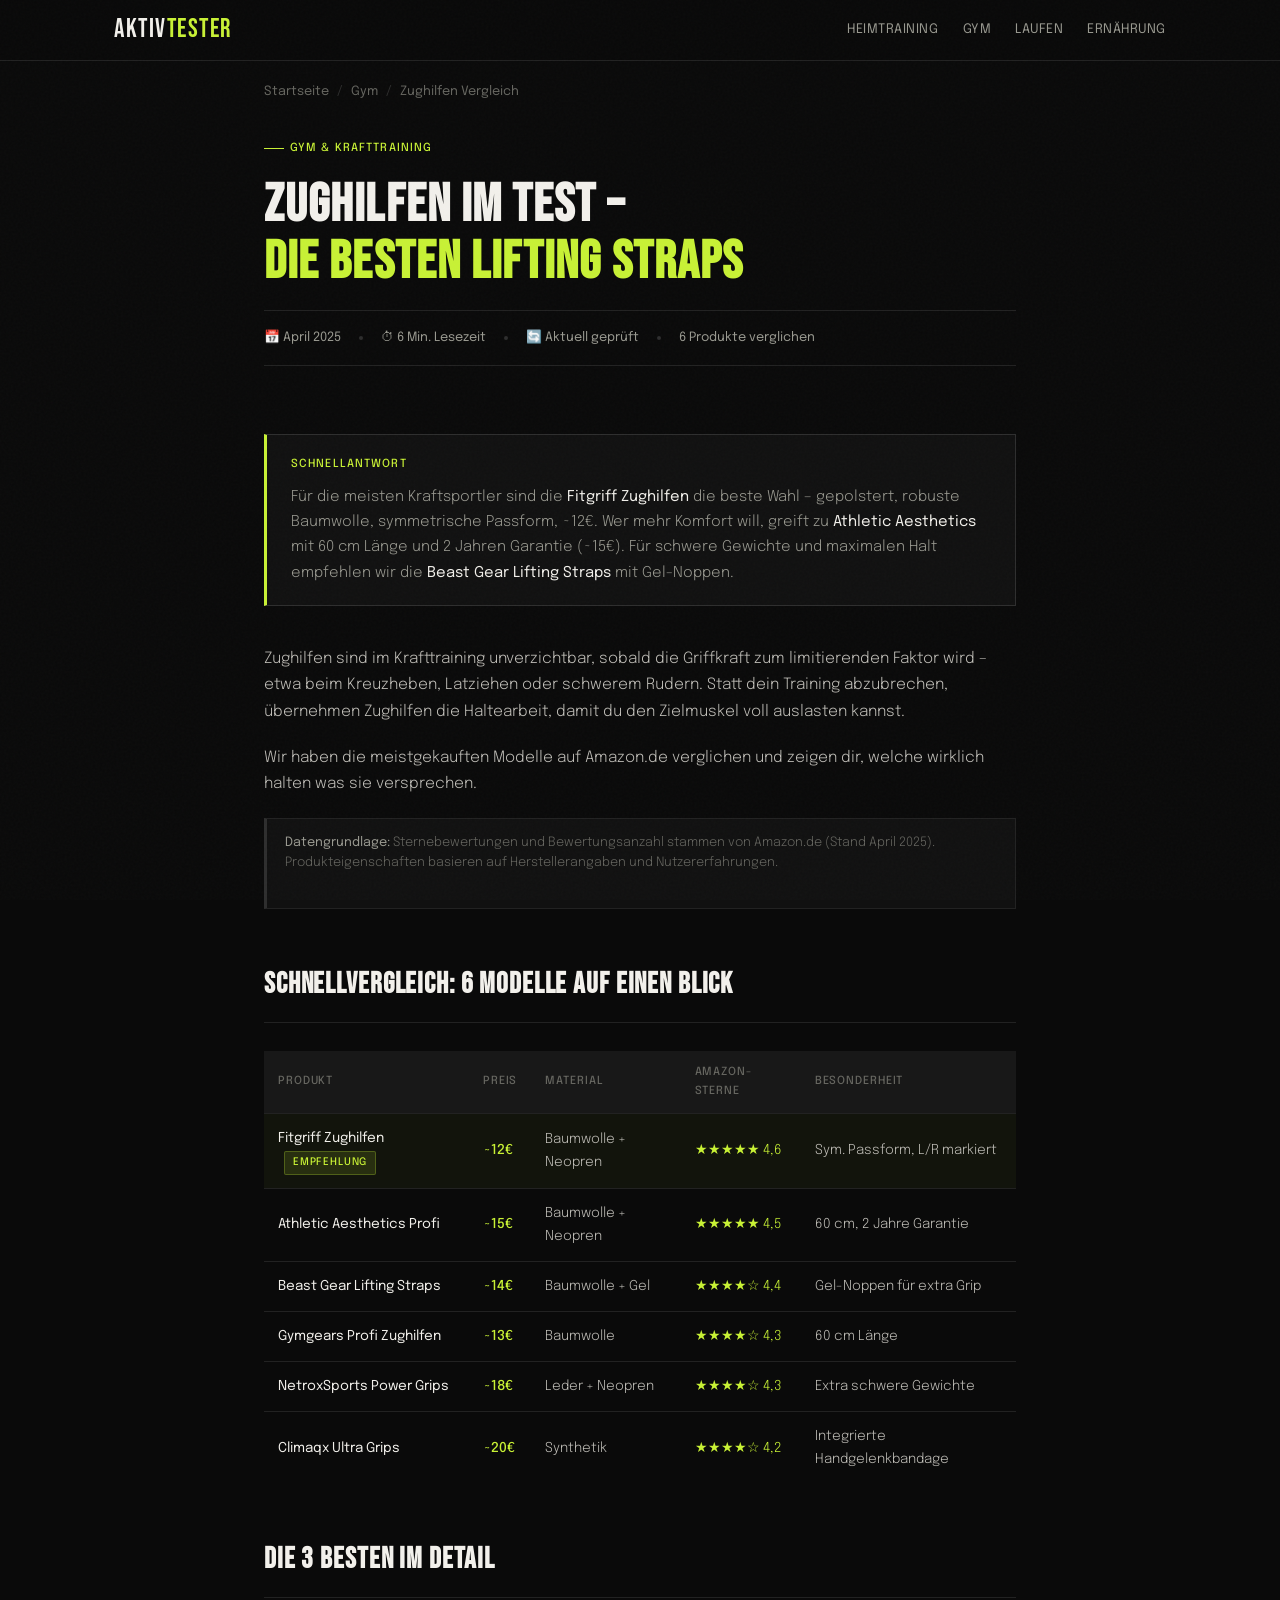
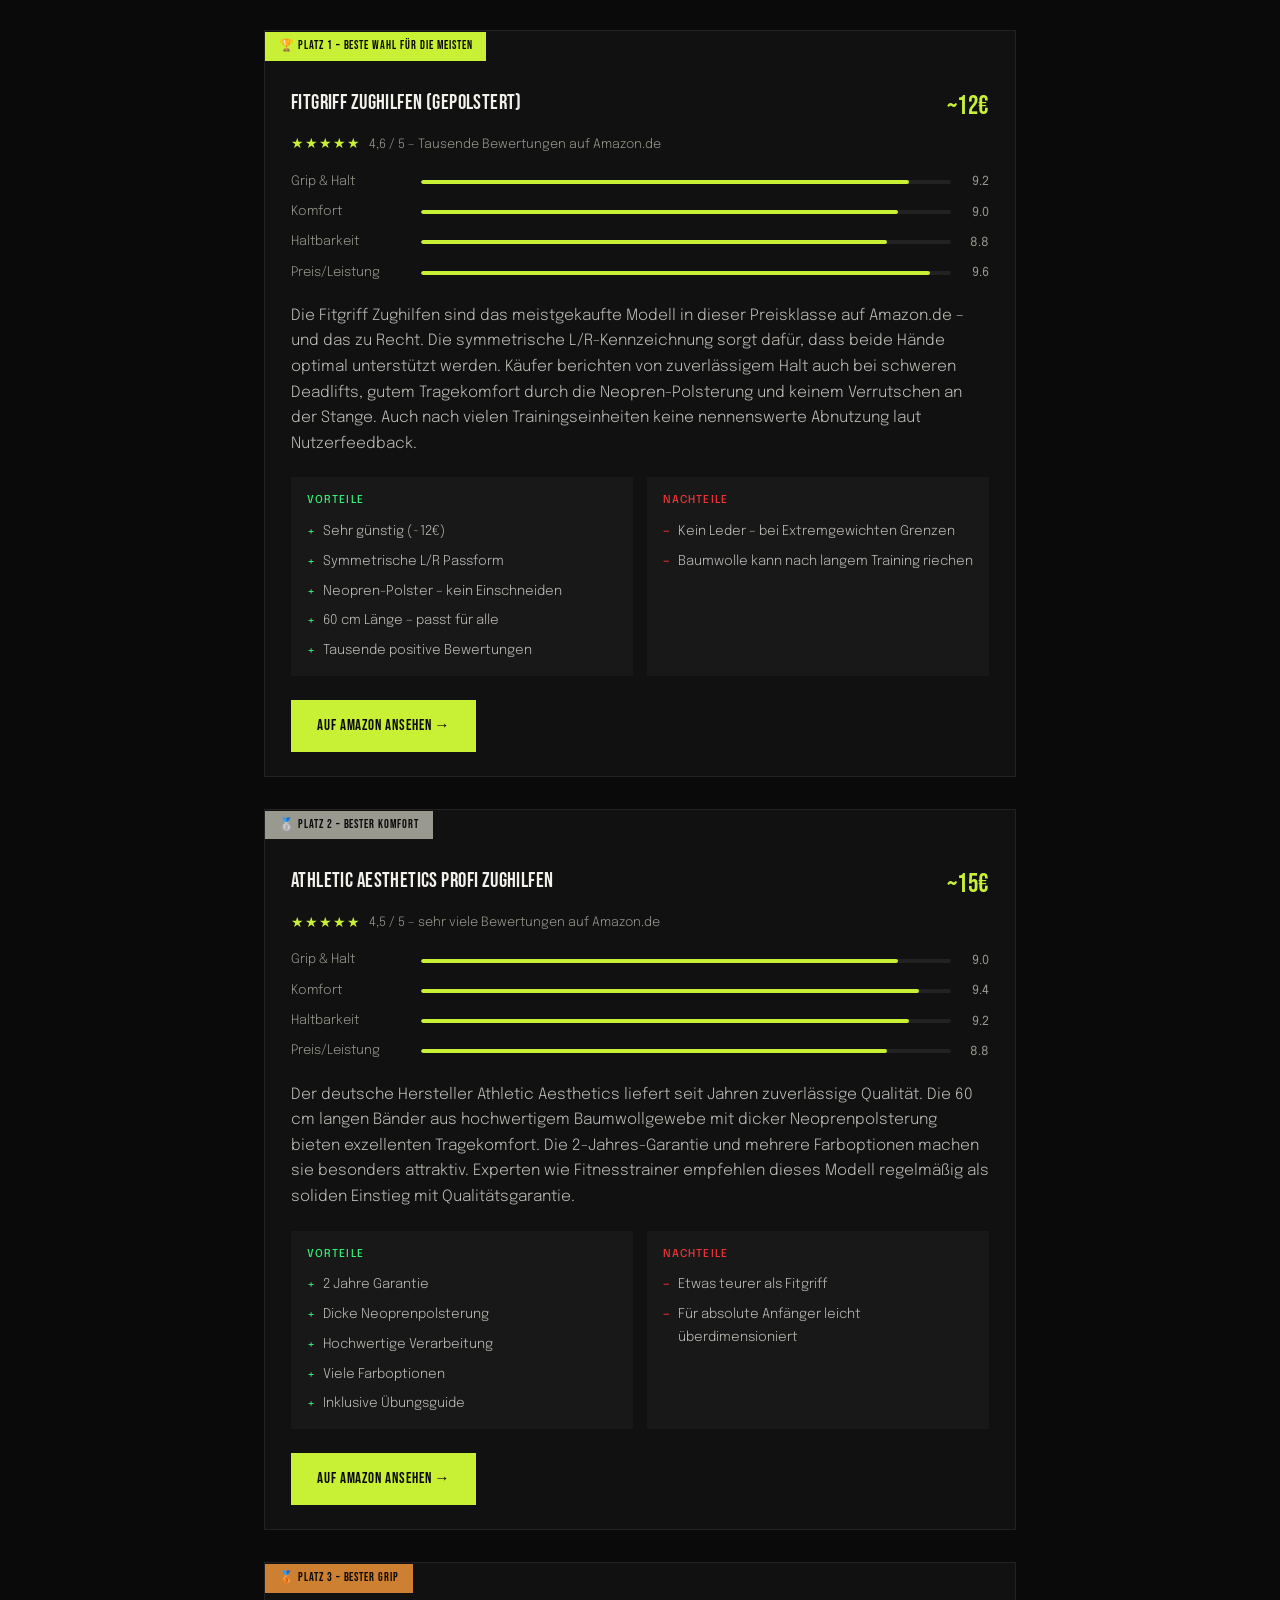
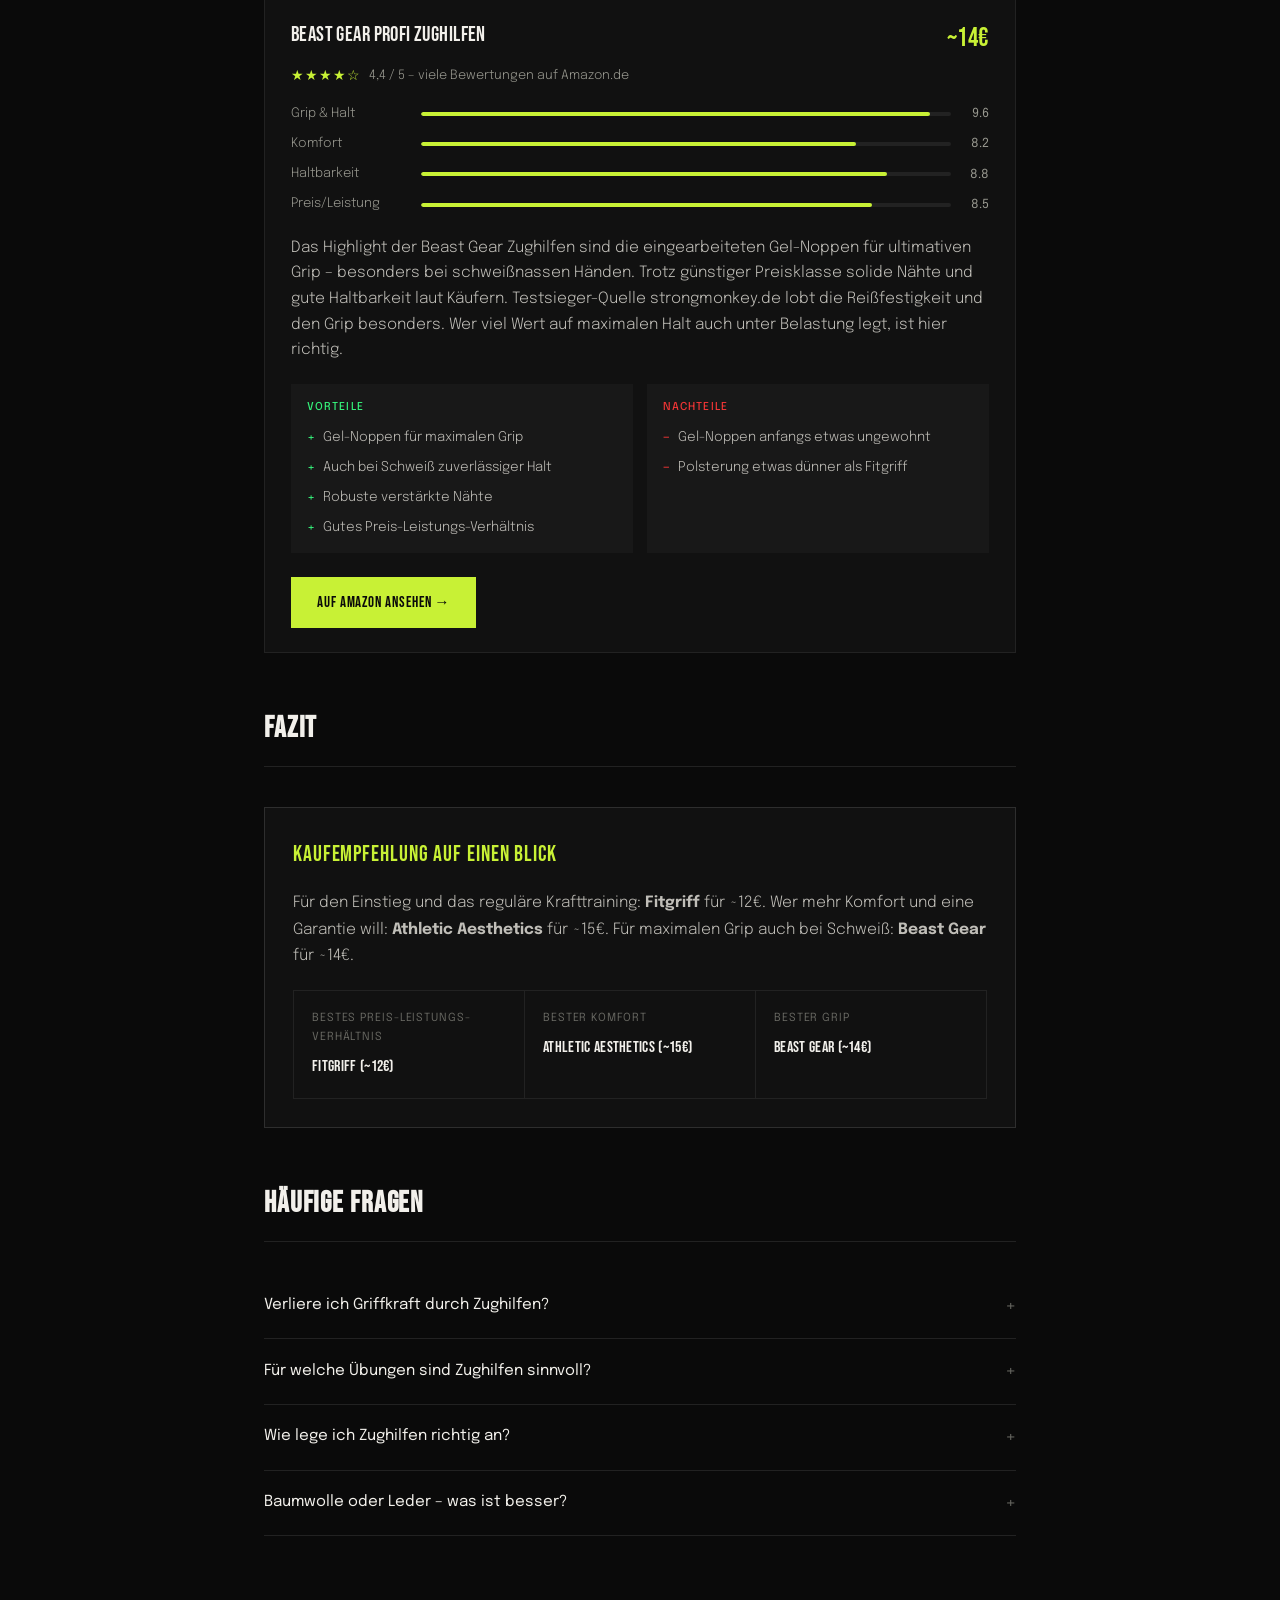
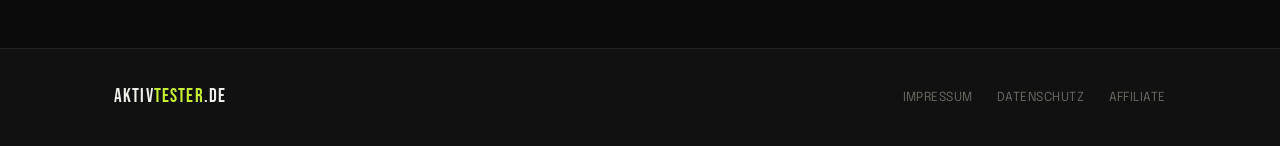
<file: gym/zughilfen.html>
<!DOCTYPE html>
<html lang="de">
<head>
  <meta charset="UTF-8"/>
  <meta name="viewport" content="width=device-width, initial-scale=1.0"/>
  <link rel="icon" type="image/png" href="../favicon.png"/>
  <title>Zughilfen im Test 2025 – Die besten Lifting Straps für Krafttraining | AktivTester</title>
  <meta name="description" content="Welche Zughilfen lohnen sich wirklich? Wir vergleichen die meistgekauften Lifting Straps auf Amazon.de – mit echten Bewertungen und klarer Kaufempfehlung."/>
  <link rel="preconnect" href="https://fonts.googleapis.com"/>
  <link href="https://fonts.googleapis.com/css2?family=Bebas+Neue&family=Epilogue:wght@300;400;500&display=swap" rel="stylesheet"/>
  <link rel="stylesheet" href="../shared.css"/>
</head>
<body>

  <header>
    <div class="nav-inner">
      <a href="../index.html" class="logo">Aktiv<span>Tester</span></a>
      <nav class="nav-links">
        <a href="../heimtraining/index.html">Heimtraining</a>
        <a href="../gym/index.html">Gym</a>
        <a href="../laufen/index.html">Laufen</a>
        <a href="../ernaehrung/index.html">Ernährung</a>
      </nav>
    </div>
  </header>

  <div class="breadcrumb">
    <a href="../index.html">Startseite</a><span>/</span>
    <a href="../gym/index.html">Gym</a><span>/</span>
    Zughilfen Vergleich
  </div>

  <div class="article-header">
    <div class="art-tag">Gym & Krafttraining</div>
    <h1>Zughilfen im Test –<br/><em>Die besten Lifting Straps</em></h1>
    <div class="article-meta">
      <span class="meta-item">📅 April 2025</span>
      <span class="meta-dot"></span>
      <span class="meta-item">⏱ 6 Min. Lesezeit</span>
      <span class="meta-dot"></span>
      <span class="meta-item">🔄 Aktuell geprüft</span>
      <span class="meta-dot"></span>
      <span class="meta-item">6 Produkte verglichen</span>
    </div>
  </div>

  <div class="quick-answer">
    <div class="qa-box">
      <div class="qa-label">Schnellantwort</div>
      <p class="qa-text">Für die meisten Kraftsportler sind die <strong>Fitgriff Zughilfen</strong> die beste Wahl – gepolstert, robuste Baumwolle, symmetrische Passform, ~12€. Wer mehr Komfort will, greift zu <strong>Athletic Aesthetics</strong> mit 60 cm Länge und 2 Jahren Garantie (~15€). Für schwere Gewichte und maximalen Halt empfehlen wir die <strong>Beast Gear Lifting Straps</strong> mit Gel-Noppen.</p>
    </div>
  </div>

  <div class="article-body">
    <p>Zughilfen sind im Krafttraining unverzichtbar, sobald die Griffkraft zum limitierenden Faktor wird – etwa beim Kreuzheben, Latziehen oder schwerem Rudern. Statt dein Training abzubrechen, übernehmen Zughilfen die Haltearbeit, damit du den Zielmuskel voll auslasten kannst.</p>
    <p>Wir haben die meistgekauften Modelle auf Amazon.de verglichen und zeigen dir, welche wirklich halten was sie versprechen.</p>

    <div class="source-note">
      <p><strong>Datengrundlage:</strong> Sternebewertungen und Bewertungsanzahl stammen von Amazon.de (Stand April 2025). Produkteigenschaften basieren auf Herstellerangaben und Nutzererfahrungen.</p>
    </div>

    <h2>Schnellvergleich: 6 Modelle auf einen Blick</h2>
    <div class="table-wrap">
      <table>
        <thead>
          <tr><th>Produkt</th><th>Preis</th><th>Material</th><th>Amazon-Sterne</th><th>Besonderheit</th></tr>
        </thead>
        <tbody>
          <tr class="winner-row">
            <td class="name"><a href="https://www.amazon.de/s?k=Fitgriff+Zughilfen+gepolstert&tag=aktivtester-21" target="_blank" rel="noopener">Fitgriff Zughilfen</a> <span class="bb">Empfehlung</span></td>
            <td class="price">~12€</td><td>Baumwolle + Neopren</td><td class="sc">★★★★★ 4,6</td><td>Sym. Passform, L/R markiert</td>
          </tr>
          <tr>
            <td class="name"><a href="https://www.amazon.de/s?k=Athletic+Aesthetics+Zughilfen&tag=aktivtester-21" target="_blank" rel="noopener">Athletic Aesthetics Profi</a></td>
            <td class="price">~15€</td><td>Baumwolle + Neopren</td><td class="sc">★★★★★ 4,5</td><td>60 cm, 2 Jahre Garantie</td>
          </tr>
          <tr>
            <td class="name"><a href="https://www.amazon.de/s?k=Beast+Gear+Zughilfen&tag=aktivtester-21" target="_blank" rel="noopener">Beast Gear Lifting Straps</a></td>
            <td class="price">~14€</td><td>Baumwolle + Gel</td><td class="sc">★★★★☆ 4,4</td><td>Gel-Noppen für extra Grip</td>
          </tr>
          <tr>
            <td class="name">Gymgears Profi Zughilfen</td>
            <td class="price">~13€</td><td>Baumwolle</td><td class="sc">★★★★☆ 4,3</td><td>60 cm Länge</td>
          </tr>
          <tr>
            <td class="name">NetroxSports Power Grips</td>
            <td class="price">~18€</td><td>Leder + Neopren</td><td class="sc">★★★★☆ 4,3</td><td>Extra schwere Gewichte</td>
          </tr>
          <tr>
            <td class="name">Climaqx Ultra Grips</td>
            <td class="price">~20€</td><td>Synthetik</td><td class="sc">★★★★☆ 4,2</td><td>Integrierte Handgelenkbandage</td>
          </tr>
        </tbody>
      </table>
    </div>

    <h2>Die 3 besten im Detail</h2>

    <!-- FITGRIFF -->
    <div class="product-card">
      <div class="rank-bar">🏆 Platz 1 – Beste Wahl für die meisten</div>
      <div class="card-body">
        <div class="card-top">
          <div class="card-name">Fitgriff Zughilfen (gepolstert)</div>
          <div class="card-price">~12€</div>
        </div>
        <div class="amz-rating">
          <span class="stars-row">★★★★★</span>
          <span class="rating-detail">4,6 / 5 – Tausende Bewertungen auf Amazon.de</span>
        </div>
        <div class="rating-row">
          <div class="rating-item"><span class="rl">Grip & Halt</span><div class="rb"><div class="rf" style="width:92%"></div></div><span class="rn">9.2</span></div>
          <div class="rating-item"><span class="rl">Komfort</span><div class="rb"><div class="rf" style="width:90%"></div></div><span class="rn">9.0</span></div>
          <div class="rating-item"><span class="rl">Haltbarkeit</span><div class="rb"><div class="rf" style="width:88%"></div></div><span class="rn">8.8</span></div>
          <div class="rating-item"><span class="rl">Preis/Leistung</span><div class="rb"><div class="rf" style="width:96%"></div></div><span class="rn">9.6</span></div>
        </div>
        <p class="card-desc">Die Fitgriff Zughilfen sind das meistgekaufte Modell in dieser Preisklasse auf Amazon.de – und das zu Recht. Die symmetrische L/R-Kennzeichnung sorgt dafür, dass beide Hände optimal unterstützt werden. Käufer berichten von zuverlässigem Halt auch bei schweren Deadlifts, gutem Tragekomfort durch die Neopren-Polsterung und keinem Verrutschen an der Stange. Auch nach vielen Trainingseinheiten keine nennenswerte Abnutzung laut Nutzerfeedback.</p>
        <div class="pros-cons">
          <div class="pros">
            <div class="box-label">Vorteile</div>
            <ul>
              <li>Sehr günstig (~12€)</li>
              <li>Symmetrische L/R Passform</li>
              <li>Neopren-Polster – kein Einschneiden</li>
              <li>60 cm Länge – passt für alle</li>
              <li>Tausende positive Bewertungen</li>
            </ul>
          </div>
          <div class="cons">
            <div class="box-label">Nachteile</div>
            <ul>
              <li>Kein Leder – bei Extremgewichten Grenzen</li>
              <li>Baumwolle kann nach langem Training riechen</li>
            </ul>
          </div>
        </div>
        <a href="https://www.amazon.de/s?k=Fitgriff+Zughilfen+gepolstert&tag=aktivtester-21" class="affiliate-btn" target="_blank" rel="noopener">Auf Amazon ansehen →</a>
      </div>
    </div>

    <!-- ATHLETIC AESTHETICS -->
    <div class="product-card">
      <div class="rank-bar s">🥈 Platz 2 – Bester Komfort</div>
      <div class="card-body">
        <div class="card-top">
          <div class="card-name">Athletic Aesthetics Profi Zughilfen</div>
          <div class="card-price">~15€</div>
        </div>
        <div class="amz-rating">
          <span class="stars-row">★★★★★</span>
          <span class="rating-detail">4,5 / 5 – sehr viele Bewertungen auf Amazon.de</span>
        </div>
        <div class="rating-row">
          <div class="rating-item"><span class="rl">Grip & Halt</span><div class="rb"><div class="rf" style="width:90%"></div></div><span class="rn">9.0</span></div>
          <div class="rating-item"><span class="rl">Komfort</span><div class="rb"><div class="rf" style="width:94%"></div></div><span class="rn">9.4</span></div>
          <div class="rating-item"><span class="rl">Haltbarkeit</span><div class="rb"><div class="rf" style="width:92%"></div></div><span class="rn">9.2</span></div>
          <div class="rating-item"><span class="rl">Preis/Leistung</span><div class="rb"><div class="rf" style="width:88%"></div></div><span class="rn">8.8</span></div>
        </div>
        <p class="card-desc">Der deutsche Hersteller Athletic Aesthetics liefert seit Jahren zuverlässige Qualität. Die 60 cm langen Bänder aus hochwertigem Baumwollgewebe mit dicker Neoprenpolsterung bieten exzellenten Tragekomfort. Die 2-Jahres-Garantie und mehrere Farboptionen machen sie besonders attraktiv. Experten wie Fitnesstrainer empfehlen dieses Modell regelmäßig als soliden Einstieg mit Qualitätsgarantie.</p>
        <div class="pros-cons">
          <div class="pros">
            <div class="box-label">Vorteile</div>
            <ul>
              <li>2 Jahre Garantie</li>
              <li>Dicke Neoprenpolsterung</li>
              <li>Hochwertige Verarbeitung</li>
              <li>Viele Farboptionen</li>
              <li>Inklusive Übungsguide</li>
            </ul>
          </div>
          <div class="cons">
            <div class="box-label">Nachteile</div>
            <ul>
              <li>Etwas teurer als Fitgriff</li>
              <li>Für absolute Anfänger leicht überdimensioniert</li>
            </ul>
          </div>
        </div>
        <a href="https://www.amazon.de/s?k=Athletic+Aesthetics+Zughilfen+gepolstert&tag=aktivtester-21" class="affiliate-btn" target="_blank" rel="noopener">Auf Amazon ansehen →</a>
      </div>
    </div>

    <!-- BEAST GEAR -->
    <div class="product-card">
      <div class="rank-bar b">🥉 Platz 3 – Bester Grip</div>
      <div class="card-body">
        <div class="card-top">
          <div class="card-name">Beast Gear Profi Zughilfen</div>
          <div class="card-price">~14€</div>
        </div>
        <div class="amz-rating">
          <span class="stars-row">★★★★☆</span>
          <span class="rating-detail">4,4 / 5 – viele Bewertungen auf Amazon.de</span>
        </div>
        <div class="rating-row">
          <div class="rating-item"><span class="rl">Grip & Halt</span><div class="rb"><div class="rf" style="width:96%"></div></div><span class="rn">9.6</span></div>
          <div class="rating-item"><span class="rl">Komfort</span><div class="rb"><div class="rf" style="width:82%"></div></div><span class="rn">8.2</span></div>
          <div class="rating-item"><span class="rl">Haltbarkeit</span><div class="rb"><div class="rf" style="width:88%"></div></div><span class="rn">8.8</span></div>
          <div class="rating-item"><span class="rl">Preis/Leistung</span><div class="rb"><div class="rf" style="width:85%"></div></div><span class="rn">8.5</span></div>
        </div>
        <p class="card-desc">Das Highlight der Beast Gear Zughilfen sind die eingearbeiteten Gel-Noppen für ultimativen Grip – besonders bei schweißnassen Händen. Trotz günstiger Preisklasse solide Nähte und gute Haltbarkeit laut Käufern. Testsieger-Quelle strongmonkey.de lobt die Reißfestigkeit und den Grip besonders. Wer viel Wert auf maximalen Halt auch unter Belastung legt, ist hier richtig.</p>
        <div class="pros-cons">
          <div class="pros">
            <div class="box-label">Vorteile</div>
            <ul>
              <li>Gel-Noppen für maximalen Grip</li>
              <li>Auch bei Schweiß zuverlässiger Halt</li>
              <li>Robuste verstärkte Nähte</li>
              <li>Gutes Preis-Leistungs-Verhältnis</li>
            </ul>
          </div>
          <div class="cons">
            <div class="box-label">Nachteile</div>
            <ul>
              <li>Gel-Noppen anfangs etwas ungewohnt</li>
              <li>Polsterung etwas dünner als Fitgriff</li>
            </ul>
          </div>
        </div>
        <a href="https://www.amazon.de/s?k=Beast+Gear+Zughilfen+Fitness&tag=aktivtester-21" class="affiliate-btn" target="_blank" rel="noopener">Auf Amazon ansehen →</a>
      </div>
    </div>

    <h2>Fazit</h2>
    <div class="verdict-box">
      <div class="verdict-title">Kaufempfehlung auf einen Blick</div>
      <p>Für den Einstieg und das reguläre Krafttraining: <strong>Fitgriff</strong> für ~12€. Wer mehr Komfort und eine Garantie will: <strong>Athletic Aesthetics</strong> für ~15€. Für maximalen Grip auch bei Schweiß: <strong>Beast Gear</strong> für ~14€.</p>
      <div class="verdict-grid">
        <div class="verdict-item"><div class="verdict-label">Bestes Preis-Leistungs-Verhältnis</div><div class="verdict-val">Fitgriff (~12€)</div></div>
        <div class="verdict-item"><div class="verdict-label">Bester Komfort</div><div class="verdict-val">Athletic Aesthetics (~15€)</div></div>
        <div class="verdict-item"><div class="verdict-label">Bester Grip</div><div class="verdict-val">Beast Gear (~14€)</div></div>
      </div>
    </div>

    <h2>Häufige Fragen</h2>
    <div class="faq">
      <div class="faq-item">
        <div class="faq-q" onclick="toggleFaq(this)">Verliere ich Griffkraft durch Zughilfen?<span class="faq-icon">+</span></div>
        <div class="faq-a">Nur wenn du ausschließlich mit Zughilfen trainierst. Nutz sie gezielt für Spitzensätze und trainiere deine Griffkraft separat – dann hast du nichts zu befürchten. Viele Profis empfehlen diesen Ansatz.</div>
      </div>
      <div class="faq-item">
        <div class="faq-q" onclick="toggleFaq(this)">Für welche Übungen sind Zughilfen sinnvoll?<span class="faq-icon">+</span></div>
        <div class="faq-a">Kreuzheben, Latziehen, Rudern, Shrugs, Klimmzüge mit Zusatzgewicht. Überall dort, wo die Griffkraft vor dem Zielmuskel versagt und dein Training limitiert.</div>
      </div>
      <div class="faq-item">
        <div class="faq-q" onclick="toggleFaq(this)">Wie lege ich Zughilfen richtig an?<span class="faq-icon">+</span></div>
        <div class="faq-a">Schlaufe um das Handgelenk legen, das freie Ende unter die Hantelstange führen und mindestens 2-3 Mal umwickeln. Dann fest greifen – die Schlaufe übernimmt die Haltearbeit.</div>
      </div>
      <div class="faq-item">
        <div class="faq-q" onclick="toggleFaq(this)">Baumwolle oder Leder – was ist besser?<span class="faq-icon">+</span></div>
        <div class="faq-a">Baumwolle ist weicher, günstiger und für die meisten Hobbysportler völlig ausreichend. Leder ist langlebiger und hält extremeren Belastungen stand – lohnt sich erst bei sehr schweren Gewichten im Profibereich.</div>
      </div>
    </div>
  </div>

  <footer>
    <div class="footer-inner">
      <div class="footer-logo">Aktiv<span>Tester</span>.de</div>
      <div class="footer-links">
        <a href="../impressum.html">Impressum</a>
        <a href="../datenschutz.html">Datenschutz</a>
        <a href="../affiliate.html">Affiliate</a>
      </div>
    </div>
  </footer>
  <script>function toggleFaq(el){el.closest('.faq-item').classList.toggle('open')}</script>
</body>
</html>
</file>
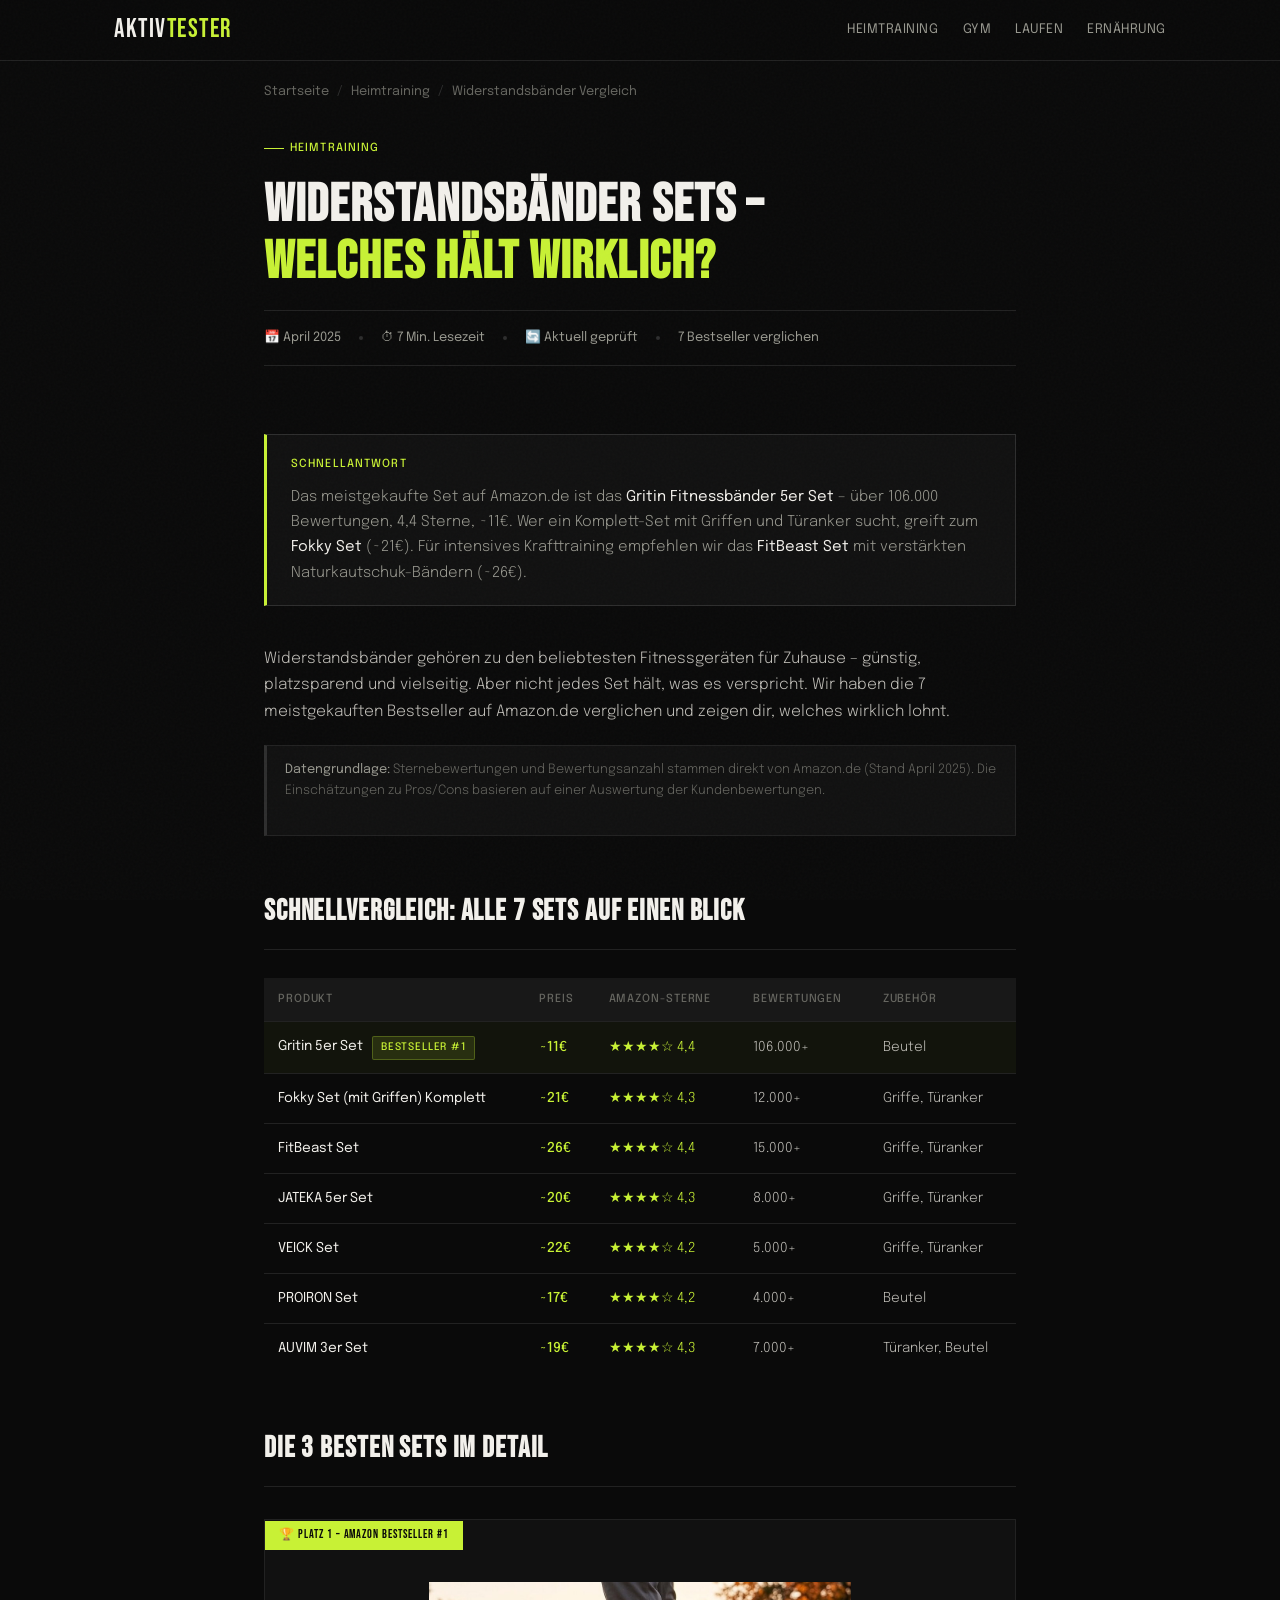
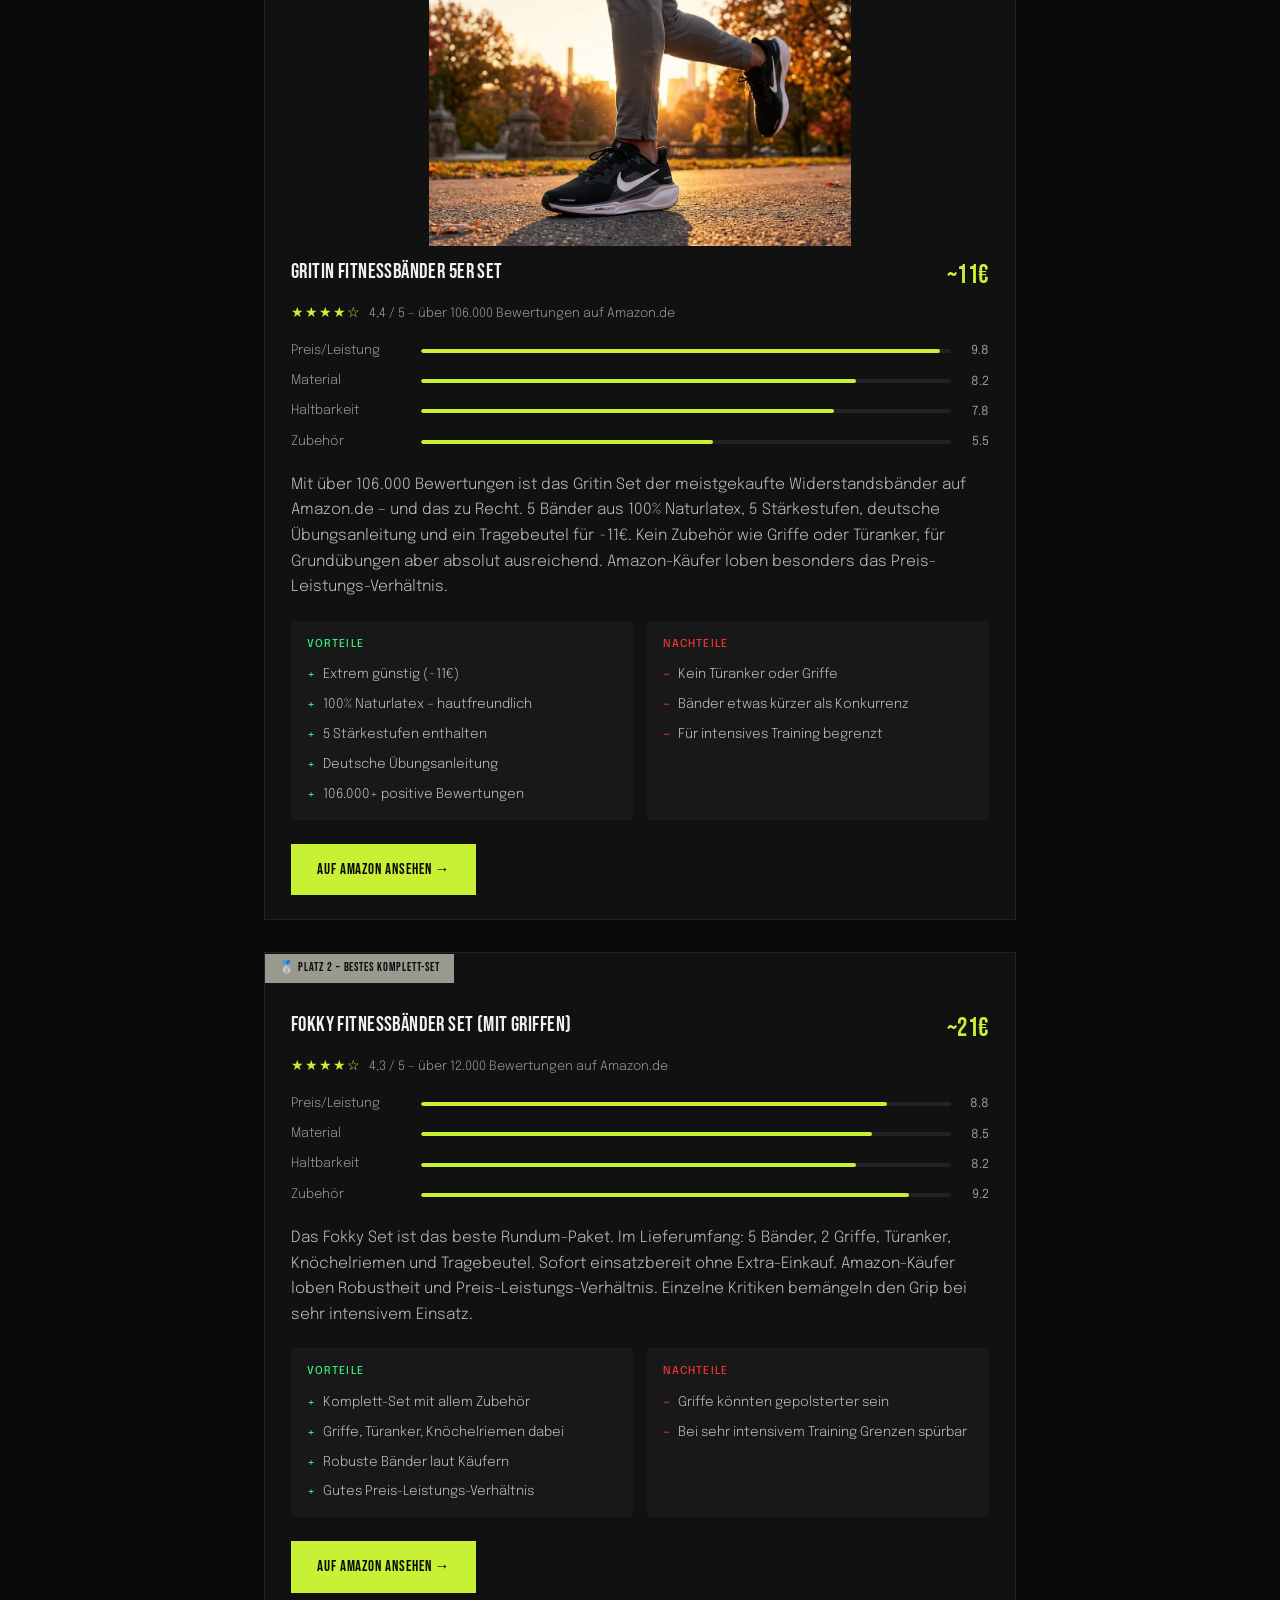
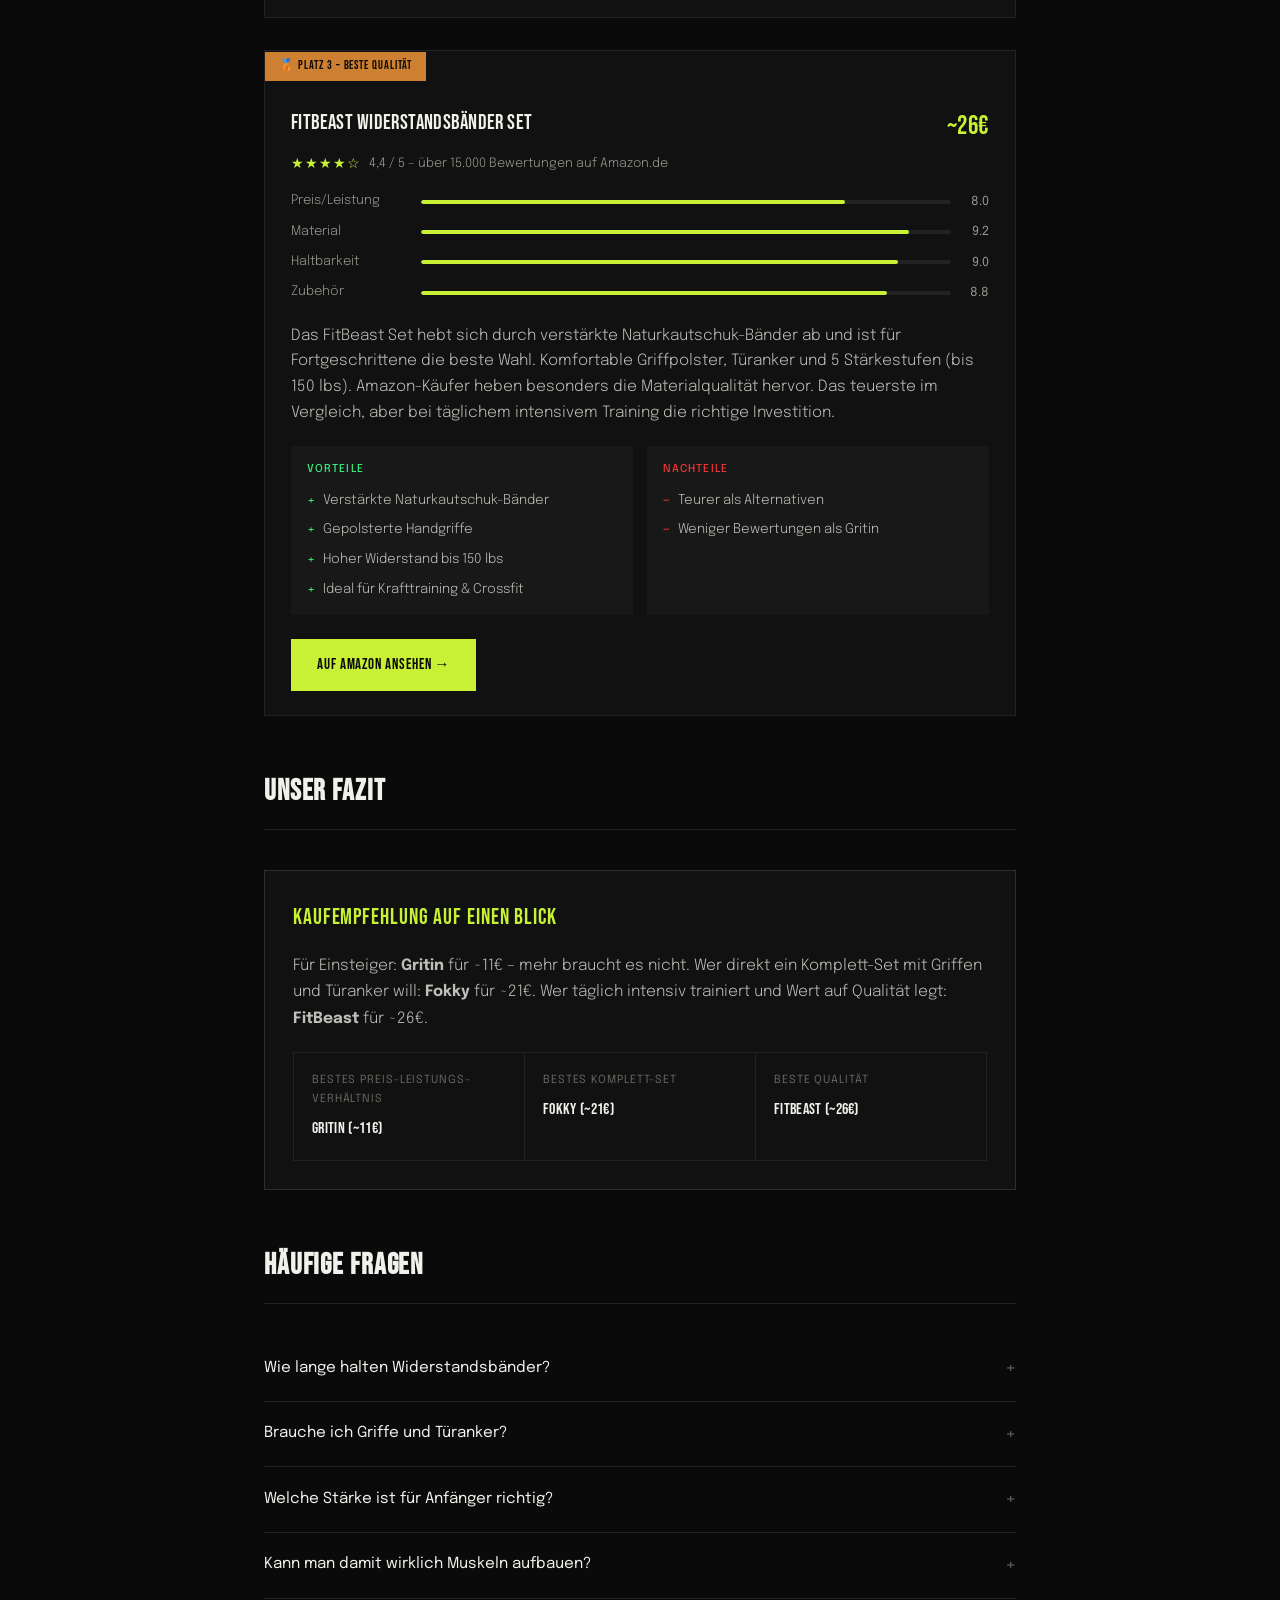
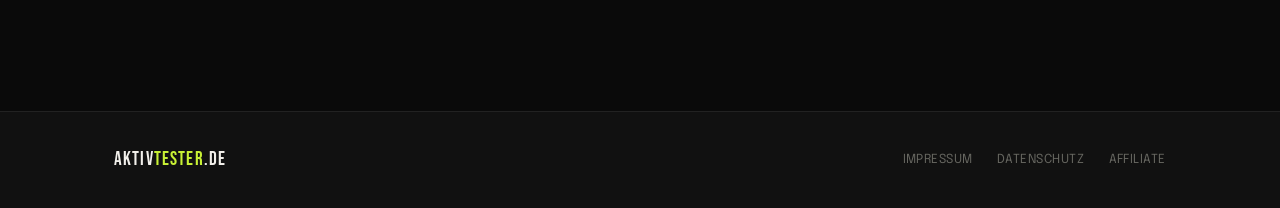
<file: heimtraining/widerstandsbaender.html>
<!DOCTYPE html>
<html lang="de">

<head>
  <meta charset="UTF-8" />
  <meta name="viewport" content="width=device-width, initial-scale=1.0" />
  <link rel="icon" type="image/png" href="../favicon.png" />
  <title>Widerstandsbänder Sets im Test 2025 – Welches hält wirklich? | AktivTester</title>
  <meta name="description"
    content="Wir vergleichen die 7 meistgekauften Widerstandsbänder Sets auf Amazon.de. Echte Bewertungen, faire Einschätzung, klare Kaufempfehlung." />
  <link rel="preconnect" href="https://fonts.googleapis.com" />
  <link href="https://fonts.googleapis.com/css2?family=Bebas+Neue&family=Epilogue:wght@300;400;500&display=swap"
    rel="stylesheet" />
  <link rel="stylesheet" href="../shared.css" />

</head>

<body>
  <header>
    <div class="nav-inner">
      <a href="../index.html" class="logo">Aktiv<span>Tester</span></a>
      <nav class="nav-links">
        <a href="../heimtraining/index.html">Heimtraining</a>
        <a href="../gym/index.html">Gym</a>
        <a href="../laufen/index.html">Laufen</a>
        <a href="../ernaehrung/index.html">Ernährung</a>
      </nav>
    </div>
  </header>

  <div class="breadcrumb">
    <a href="../index.html">Startseite</a><span>/</span>
    <a href="../heimtraining/index.html">Heimtraining</a><span>/</span>
    Widerstandsbänder Vergleich
  </div>

  <div class="article-header">
    <div class="art-tag">Heimtraining</div>
    <h1>Widerstandsbänder Sets –<br /><em>Welches hält wirklich?</em></h1>
    <div class="article-meta">
      <span class="meta-item">📅 April 2025</span>
      <span class="meta-dot"></span>
      <span class="meta-item">⏱ 7 Min. Lesezeit</span>
      <span class="meta-dot"></span>
      <span class="meta-item">🔄 Aktuell geprüft</span>
      <span class="meta-dot"></span>
      <span class="meta-item">7 Bestseller verglichen</span>
    </div>
  </div>

  <div class="quick-answer">
    <div class="qa-box">
      <div class="qa-label">Schnellantwort</div>
      <p class="qa-text">Das meistgekaufte Set auf Amazon.de ist das <strong>Gritin Fitnessbänder 5er Set</strong> –
        über 106.000 Bewertungen, 4,4 Sterne, ~11€. Wer ein Komplett-Set mit Griffen und Türanker sucht, greift zum
        <strong>Fokky Set</strong> (~21€). Für intensives Krafttraining empfehlen wir das <strong>FitBeast Set</strong>
        mit verstärkten Naturkautschuk-Bändern (~26€).</p>
    </div>
  </div>

  <div class="article-body">
    <p>Widerstandsbänder gehören zu den beliebtesten Fitnessgeräten für Zuhause – günstig, platzsparend und vielseitig.
      Aber nicht jedes Set hält, was es verspricht. Wir haben die 7 meistgekauften Bestseller auf Amazon.de verglichen
      und zeigen dir, welches wirklich lohnt.</p>

    <div class="source-note">
      <p><strong>Datengrundlage:</strong> Sternebewertungen und Bewertungsanzahl stammen direkt von Amazon.de (Stand
        April 2025). Die Einschätzungen zu Pros/Cons basieren auf einer Auswertung der Kundenbewertungen.</p>
    </div>

    <h2>Schnellvergleich: Alle 7 Sets auf einen Blick</h2>
    <div class="table-wrap">
      <table>
        <thead>
          <tr>
            <th>Produkt</th>
            <th>Preis</th>
            <th>Amazon-Sterne</th>
            <th>Bewertungen</th>
            <th>Zubehör</th>
          </tr>
        </thead>
        <tbody>
          <tr class="winner-row">
            <td class="name"><a href="https://www.amazon.de/s?k=Gritin+Fitnessbänder+5er+Set&tag=aktivtester-21"
                target="_blank" rel="noopener">Gritin 5er Set</a> <span class="bb">Bestseller #1</span></td>
            <td class="price">~11€</td>
            <td class="sc">★★★★☆ 4,4</td>
            <td>106.000+</td>
            <td>Beutel</td>
          </tr>
          <tr>
            <td class="name"><a href="https://www.amazon.de/s?k=Fokky+Fitnessbänder+Set+Griffe&tag=aktivtester-21"
                target="_blank" rel="noopener">Fokky Set (mit Griffen)</a> <span class="bg">Komplett</span></td>
            <td class="price">~21€</td>
            <td class="sc">★★★★☆ 4,3</td>
            <td>12.000+</td>
            <td>Griffe, Türanker</td>
          </tr>
          <tr>
            <td class="name"><a href="https://www.amazon.de/s?k=FitBeast+Widerstandsbänder&tag=aktivtester-21"
                target="_blank" rel="noopener">FitBeast Set</a></td>
            <td class="price">~26€</td>
            <td class="sc">★★★★☆ 4,4</td>
            <td>15.000+</td>
            <td>Griffe, Türanker</td>
          </tr>
          <tr>
            <td class="name">JATEKA 5er Set</td>
            <td class="price">~20€</td>
            <td class="sc">★★★★☆ 4,3</td>
            <td>8.000+</td>
            <td>Griffe, Türanker</td>
          </tr>
          <tr>
            <td class="name">VEICK Set</td>
            <td class="price">~22€</td>
            <td class="sc">★★★★☆ 4,2</td>
            <td>5.000+</td>
            <td>Griffe, Türanker</td>
          </tr>
          <tr>
            <td class="name">PROIRON Set</td>
            <td class="price">~17€</td>
            <td class="sc">★★★★☆ 4,2</td>
            <td>4.000+</td>
            <td>Beutel</td>
          </tr>
          <tr>
            <td class="name">AUVIM 3er Set</td>
            <td class="price">~19€</td>
            <td class="sc">★★★★☆ 4,3</td>
            <td>7.000+</td>
            <td>Türanker, Beutel</td>
          </tr>
        </tbody>
      </table>
    </div>

    <h2>Die 3 besten Sets im Detail</h2>

    <!-- GRITIN -->
    <div class="product-card">
      <div class="rank-bar">🏆 Platz 1 – Amazon Bestseller #1</div>
      <div class="card-body">
        <!-- PRODUKTBILD -->
        <a href="https://www.amazon.de/dp/B0CT3XSVVL?tag=aktivtester-21" target="_blank" rel="noopener">
          <img src="../bilder/nike-pegasus-41-laufschuhe-anfaenger.jpg"
            alt="Nike Air Zoom Pegasus 41 Laufschuhe für Anfänger beim Stadtlauf" style="width:100%; height:280px; object-fit:contain; 
           display:block; background:#111111; padding:8px;">
        <div class="card-top">
          <div class="card-name">Gritin Fitnessbänder 5er Set</div>
          <div class="card-price">~11€</div>
        </div>
        <div class="amz-rating">
          <span class="stars-row">★★★★☆</span>
          <span class="rating-detail">4,4 / 5 – über 106.000 Bewertungen auf Amazon.de</span>
        </div>
        <div class="rating-row">
          <div class="rating-item"><span class="rl">Preis/Leistung</span>
            <div class="rb">
              <div class="rf" style="width:98%"></div>
            </div><span class="rn">9.8</span>
          </div>
          <div class="rating-item"><span class="rl">Material</span>
            <div class="rb">
              <div class="rf" style="width:82%"></div>
            </div><span class="rn">8.2</span>
          </div>
          <div class="rating-item"><span class="rl">Haltbarkeit</span>
            <div class="rb">
              <div class="rf" style="width:78%"></div>
            </div><span class="rn">7.8</span>
          </div>
          <div class="rating-item"><span class="rl">Zubehör</span>
            <div class="rb">
              <div class="rf" style="width:55%"></div>
            </div><span class="rn">5.5</span>
          </div>
        </div>
        <p class="card-desc">Mit über 106.000 Bewertungen ist das Gritin Set der meistgekaufte Widerstandsbänder auf
          Amazon.de – und das zu Recht. 5 Bänder aus 100% Naturlatex, 5 Stärkestufen, deutsche Übungsanleitung und ein
          Tragebeutel für ~11€. Kein Zubehör wie Griffe oder Türanker, für Grundübungen aber absolut ausreichend.
          Amazon-Käufer loben besonders das Preis-Leistungs-Verhältnis.</p>
        <div class="pros-cons">
          <div class="pros">
            <div class="box-label">Vorteile</div>
            <ul>
              <li>Extrem günstig (~11€)</li>
              <li>100% Naturlatex – hautfreundlich</li>
              <li>5 Stärkestufen enthalten</li>
              <li>Deutsche Übungsanleitung</li>
              <li>106.000+ positive Bewertungen</li>
            </ul>
          </div>
          <div class="cons">
            <div class="box-label">Nachteile</div>
            <ul>
              <li>Kein Türanker oder Griffe</li>
              <li>Bänder etwas kürzer als Konkurrenz</li>
              <li>Für intensives Training begrenzt</li>
            </ul>
          </div>
        </div>
        <a href="https://www.amazon.de/s?k=Gritin+Fitnessbänder+5er+Set&tag=aktivtester-21" class="affiliate-btn"
          target="_blank" rel="noopener">Auf Amazon ansehen →</a>
      </div>
    </div>

    <!-- FOKKY -->
    <div class="product-card">
      <div class="rank-bar s">🥈 Platz 2 – Bestes Komplett-Set</div>
      <div class="card-body">
        <div class="card-top">
          <div class="card-name">Fokky Fitnessbänder Set (mit Griffen)</div>
          <div class="card-price">~21€</div>
        </div>
        <div class="amz-rating">
          <span class="stars-row">★★★★☆</span>
          <span class="rating-detail">4,3 / 5 – über 12.000 Bewertungen auf Amazon.de</span>
        </div>
        <div class="rating-row">
          <div class="rating-item"><span class="rl">Preis/Leistung</span>
            <div class="rb">
              <div class="rf" style="width:88%"></div>
            </div><span class="rn">8.8</span>
          </div>
          <div class="rating-item"><span class="rl">Material</span>
            <div class="rb">
              <div class="rf" style="width:85%"></div>
            </div><span class="rn">8.5</span>
          </div>
          <div class="rating-item"><span class="rl">Haltbarkeit</span>
            <div class="rb">
              <div class="rf" style="width:82%"></div>
            </div><span class="rn">8.2</span>
          </div>
          <div class="rating-item"><span class="rl">Zubehör</span>
            <div class="rb">
              <div class="rf" style="width:92%"></div>
            </div><span class="rn">9.2</span>
          </div>
        </div>
        <p class="card-desc">Das Fokky Set ist das beste Rundum-Paket. Im Lieferumfang: 5 Bänder, 2 Griffe, Türanker,
          Knöchelriemen und Tragebeutel. Sofort einsatzbereit ohne Extra-Einkauf. Amazon-Käufer loben Robustheit und
          Preis-Leistungs-Verhältnis. Einzelne Kritiken bemängeln den Grip bei sehr intensivem Einsatz.</p>
        <div class="pros-cons">
          <div class="pros">
            <div class="box-label">Vorteile</div>
            <ul>
              <li>Komplett-Set mit allem Zubehör</li>
              <li>Griffe, Türanker, Knöchelriemen dabei</li>
              <li>Robuste Bänder laut Käufern</li>
              <li>Gutes Preis-Leistungs-Verhältnis</li>
            </ul>
          </div>
          <div class="cons">
            <div class="box-label">Nachteile</div>
            <ul>
              <li>Griffe könnten gepolsterter sein</li>
              <li>Bei sehr intensivem Training Grenzen spürbar</li>
            </ul>
          </div>
        </div>
        <a href="https://www.amazon.de/s?k=Fokky+Fitnessbänder+Set+Griffe&tag=aktivtester-21" class="affiliate-btn"
          target="_blank" rel="noopener">Auf Amazon ansehen →</a>
      </div>
    </div>

    <!-- FITBEAST -->
    <div class="product-card">
      <div class="rank-bar b">🥉 Platz 3 – Beste Qualität</div>
      <div class="card-body">
        <div class="card-top">
          <div class="card-name">FitBeast Widerstandsbänder Set</div>
          <div class="card-price">~26€</div>
        </div>
        <div class="amz-rating">
          <span class="stars-row">★★★★☆</span>
          <span class="rating-detail">4,4 / 5 – über 15.000 Bewertungen auf Amazon.de</span>
        </div>
        <div class="rating-row">
          <div class="rating-item"><span class="rl">Preis/Leistung</span>
            <div class="rb">
              <div class="rf" style="width:80%"></div>
            </div><span class="rn">8.0</span>
          </div>
          <div class="rating-item"><span class="rl">Material</span>
            <div class="rb">
              <div class="rf" style="width:92%"></div>
            </div><span class="rn">9.2</span>
          </div>
          <div class="rating-item"><span class="rl">Haltbarkeit</span>
            <div class="rb">
              <div class="rf" style="width:90%"></div>
            </div><span class="rn">9.0</span>
          </div>
          <div class="rating-item"><span class="rl">Zubehör</span>
            <div class="rb">
              <div class="rf" style="width:88%"></div>
            </div><span class="rn">8.8</span>
          </div>
        </div>
        <p class="card-desc">Das FitBeast Set hebt sich durch verstärkte Naturkautschuk-Bänder ab und ist für
          Fortgeschrittene die beste Wahl. Komfortable Griffpolster, Türanker und 5 Stärkestufen (bis 150 lbs).
          Amazon-Käufer heben besonders die Materialqualität hervor. Das teuerste im Vergleich, aber bei täglichem
          intensivem Training die richtige Investition.</p>
        <div class="pros-cons">
          <div class="pros">
            <div class="box-label">Vorteile</div>
            <ul>
              <li>Verstärkte Naturkautschuk-Bänder</li>
              <li>Gepolsterte Handgriffe</li>
              <li>Hoher Widerstand bis 150 lbs</li>
              <li>Ideal für Krafttraining &amp; Crossfit</li>
            </ul>
          </div>
          <div class="cons">
            <div class="box-label">Nachteile</div>
            <ul>
              <li>Teurer als Alternativen</li>
              <li>Weniger Bewertungen als Gritin</li>
            </ul>
          </div>
        </div>
        <a href="https://www.amazon.de/s?k=FitBeast+Widerstandsbänder+Set&tag=aktivtester-21" class="affiliate-btn"
          target="_blank" rel="noopener">Auf Amazon ansehen →</a>
      </div>
    </div>

    <h2>Unser Fazit</h2>
    <div class="verdict-box">
      <div class="verdict-title">Kaufempfehlung auf einen Blick</div>
      <p>Für Einsteiger: <strong>Gritin</strong> für ~11€ – mehr braucht es nicht. Wer direkt ein Komplett-Set mit
        Griffen und Türanker will: <strong>Fokky</strong> für ~21€. Wer täglich intensiv trainiert und Wert auf Qualität
        legt: <strong>FitBeast</strong> für ~26€.</p>
      <div class="verdict-grid">
        <div class="verdict-item">
          <div class="verdict-label">Bestes Preis-Leistungs-Verhältnis</div>
          <div class="verdict-val">Gritin (~11€)</div>
        </div>
        <div class="verdict-item">
          <div class="verdict-label">Bestes Komplett-Set</div>
          <div class="verdict-val">Fokky (~21€)</div>
        </div>
        <div class="verdict-item">
          <div class="verdict-label">Beste Qualität</div>
          <div class="verdict-val">FitBeast (~26€)</div>
        </div>
      </div>
    </div>

    <h2>Häufige Fragen</h2>
    <div class="faq">
      <div class="faq-item">
        <div class="faq-q" onclick="toggleFaq(this)">Wie lange halten Widerstandsbänder?<span class="faq-icon">+</span>
        </div>
        <div class="faq-a">Qualitätsbänder aus Naturlatex halten bei regelmäßigem Gebrauch 1–3 Jahre. Nach dem Training
          trocken lagern, nicht in direkter Sonne aufbewahren.</div>
      </div>
      <div class="faq-item">
        <div class="faq-q" onclick="toggleFaq(this)">Brauche ich Griffe und Türanker?<span class="faq-icon">+</span>
        </div>
        <div class="faq-a">Für einfache Dehn- und Körpergewichtsübungen nicht nötig. Sobald du Rudern, Bizepscurls oder
          ähnliche Übungen machen willst, sind Griffe und Türanker sehr praktisch.</div>
      </div>
      <div class="faq-item">
        <div class="faq-q" onclick="toggleFaq(this)">Welche Stärke ist für Anfänger richtig?<span
            class="faq-icon">+</span></div>
        <div class="faq-a">Für Einsteiger sind die leichten und mittleren Bänder (meist gelb und rot) ideal. Starte mit
          wenig Widerstand und steigere dich langsam.</div>
      </div>
      <div class="faq-item">
        <div class="faq-q" onclick="toggleFaq(this)">Kann man damit wirklich Muskeln aufbauen?<span
            class="faq-icon">+</span></div>
        <div class="faq-a">Ja – Studien zeigen vergleichbare Muskelaufbaueffekte wie bei klassischem Gerätetraining,
          wenn man progressiv den Widerstand steigert.</div>
      </div>
    </div>
  </div>

  <footer>
    <div class="footer-inner">
      <div class="footer-logo">Aktiv<span>Tester</span>.de</div>
      <div class="footer-links">
        <a href="../impressum.html">Impressum</a>
        <a href="../datenschutz.html">Datenschutz</a>
        <a href="../affiliate.html">Affiliate</a>
      </div>
    </div>
  </footer>
  <script>function toggleFaq(el) { el.closest('.faq-item').classList.toggle('open') }</script>
</body>

</html>
</file>
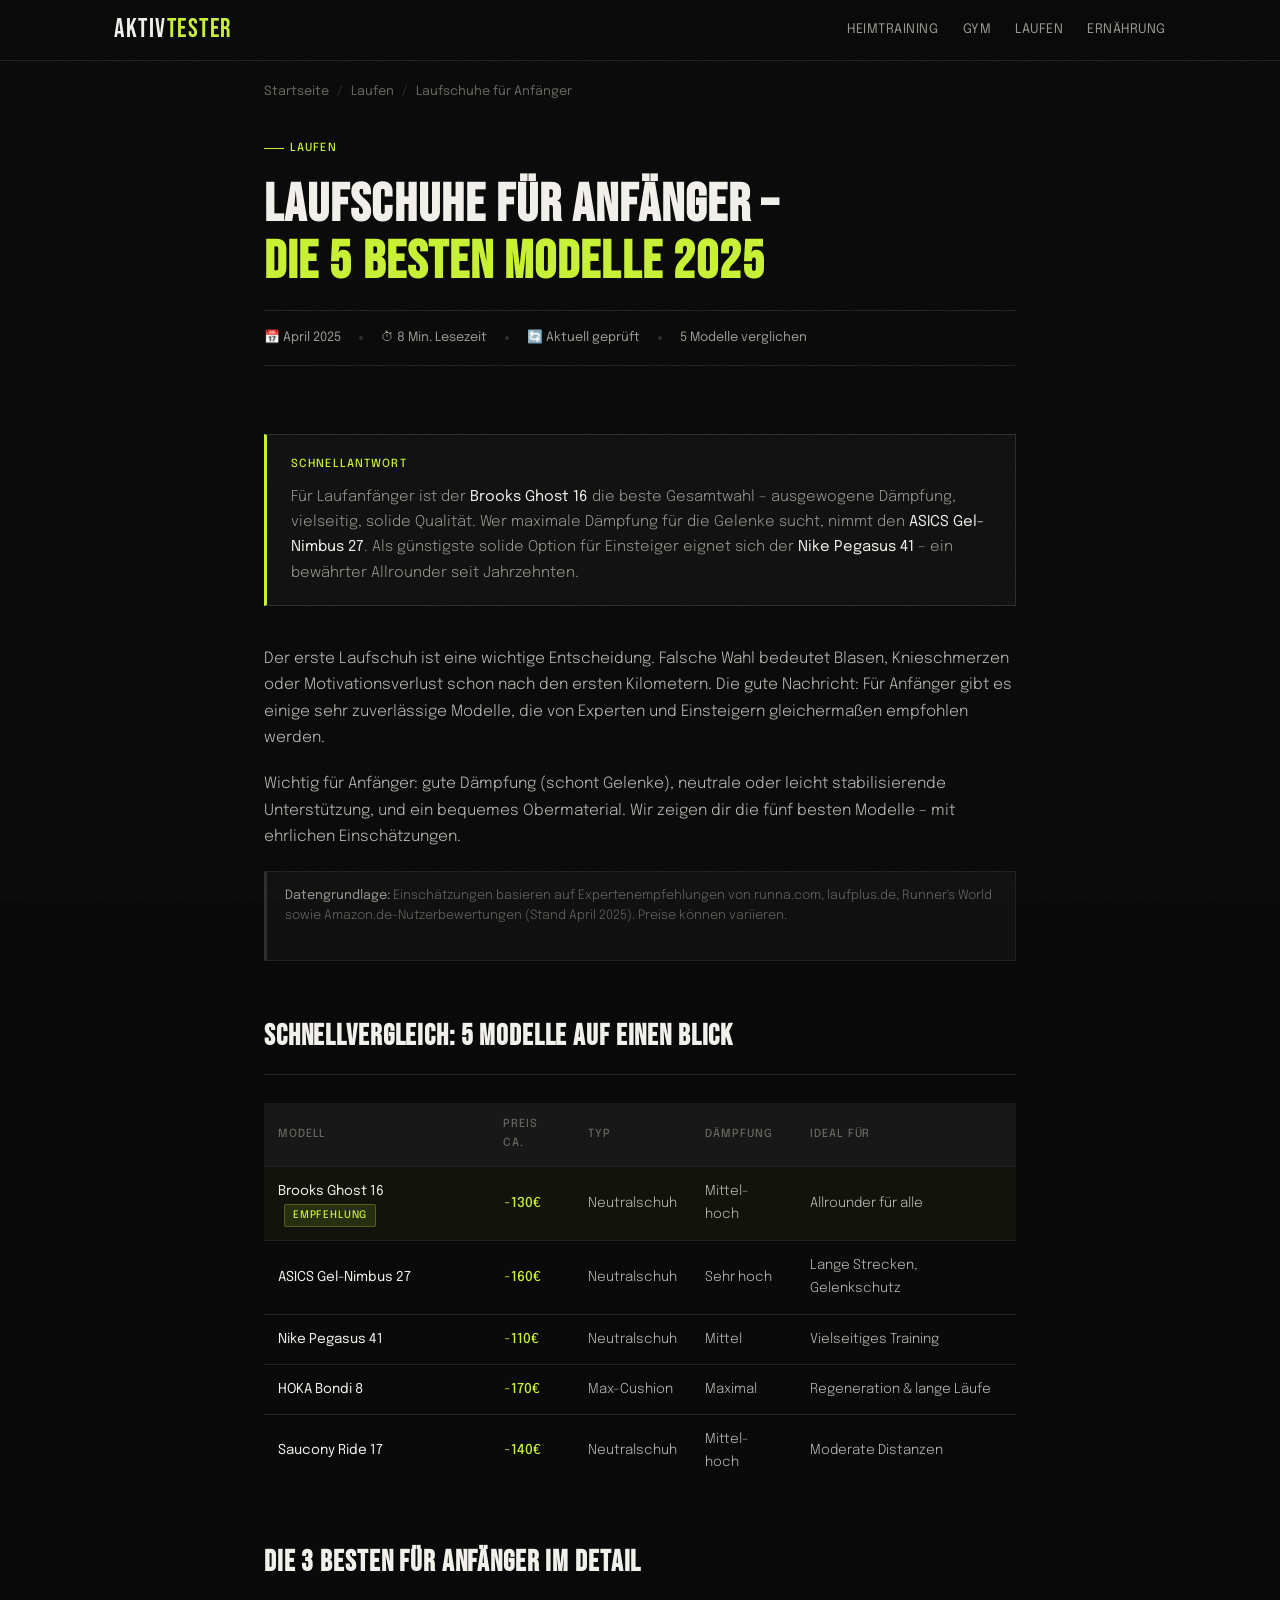
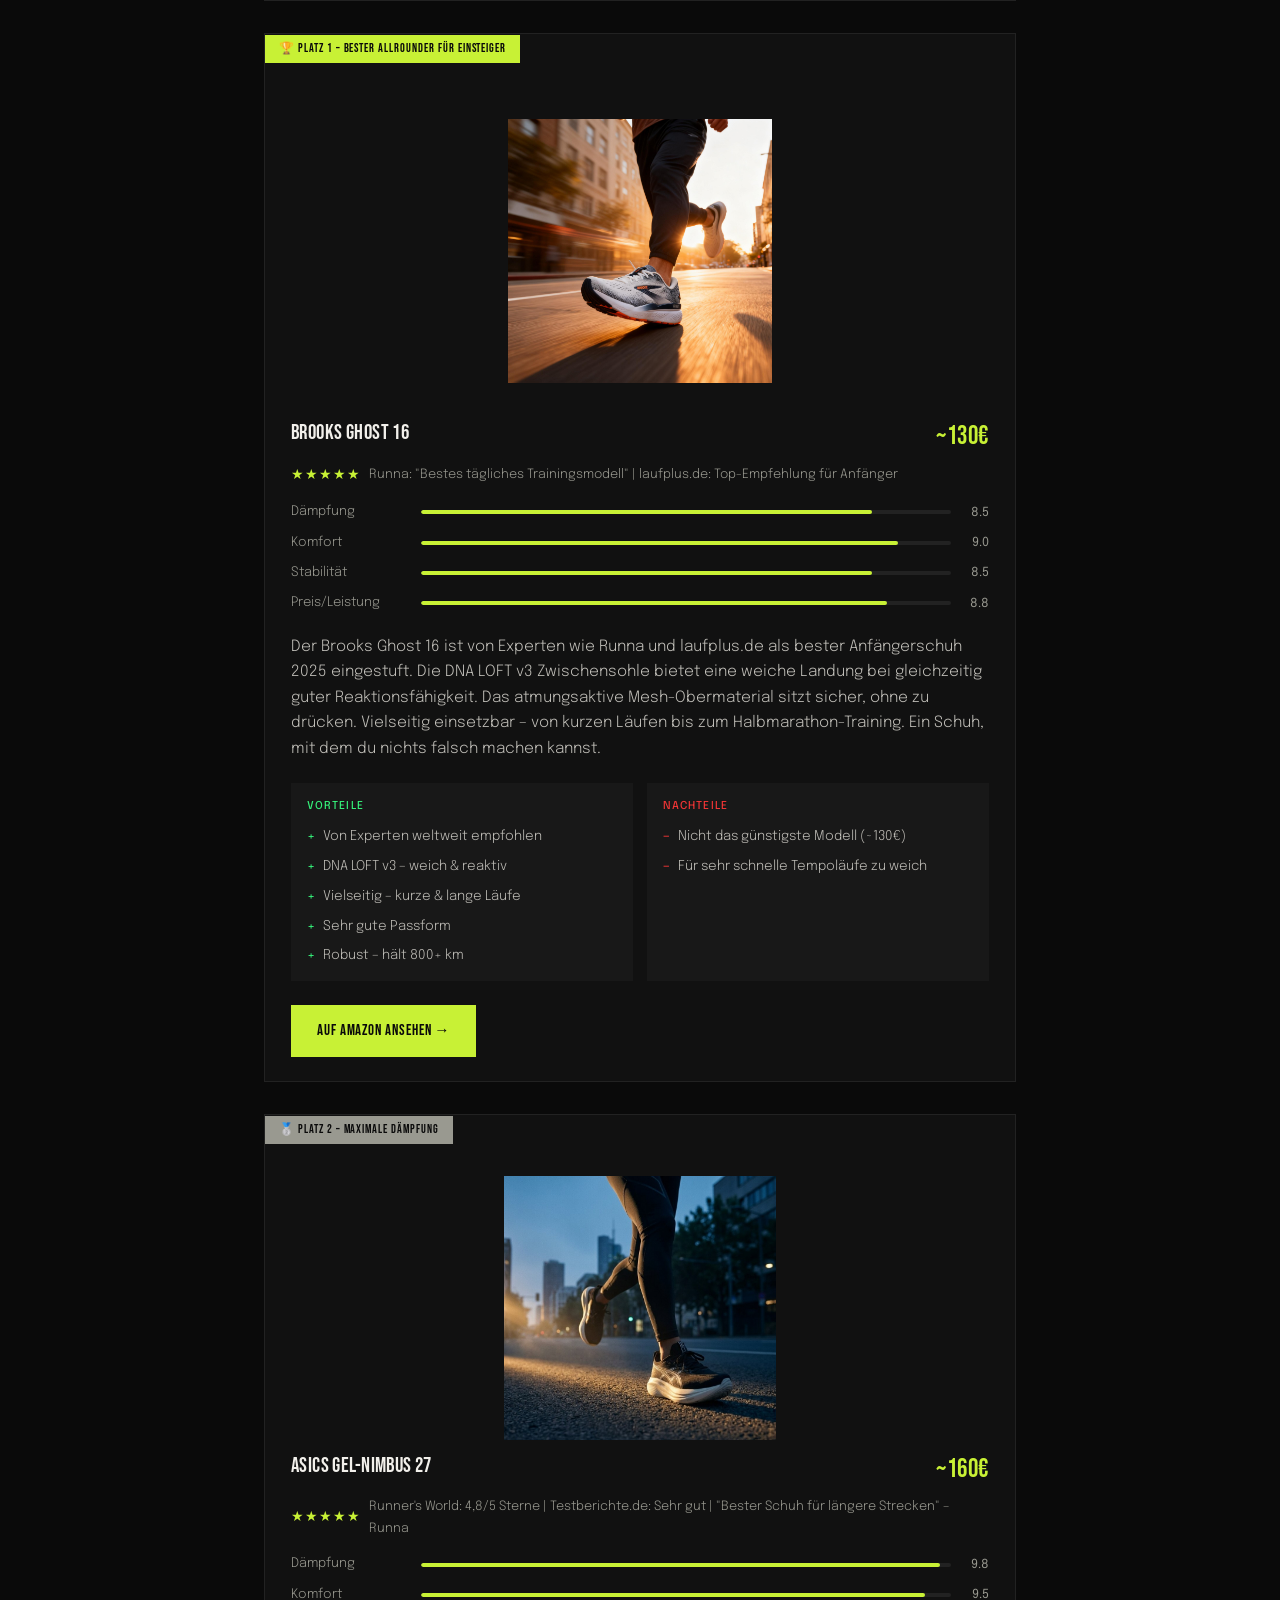
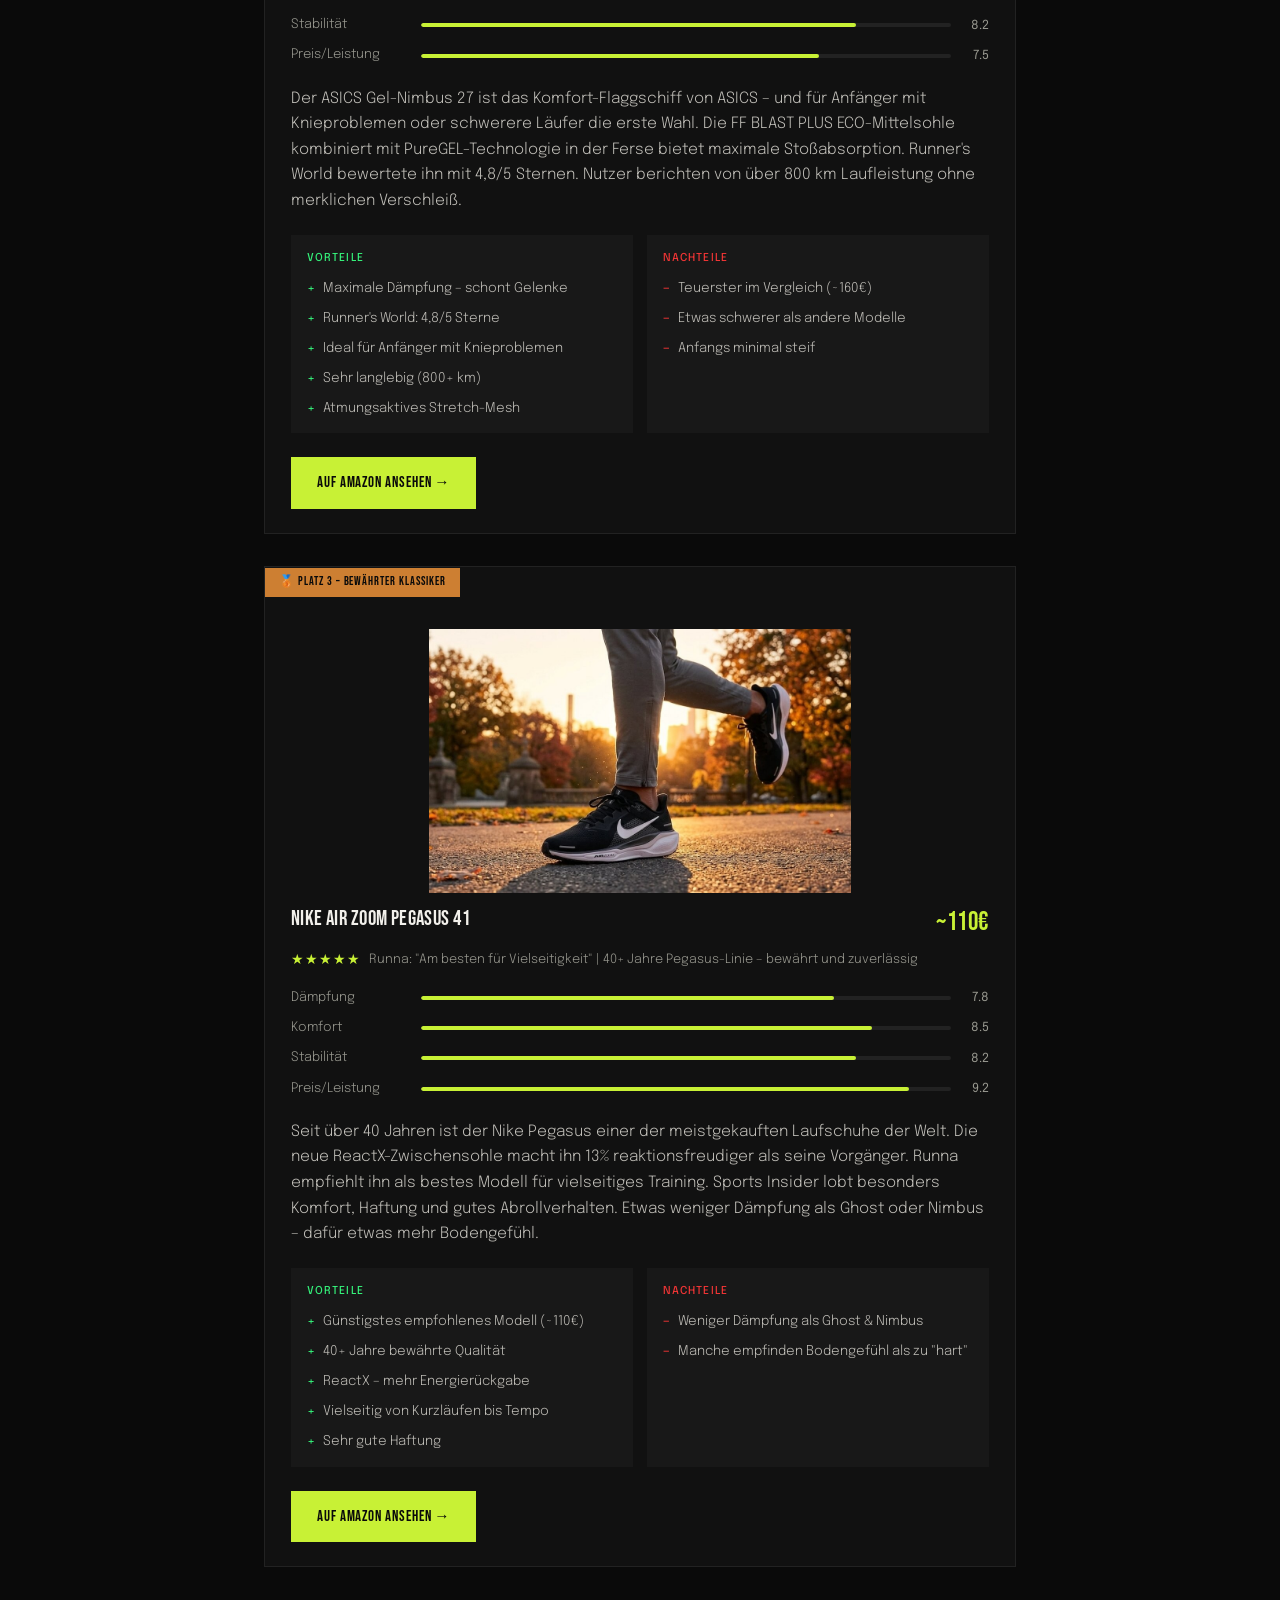
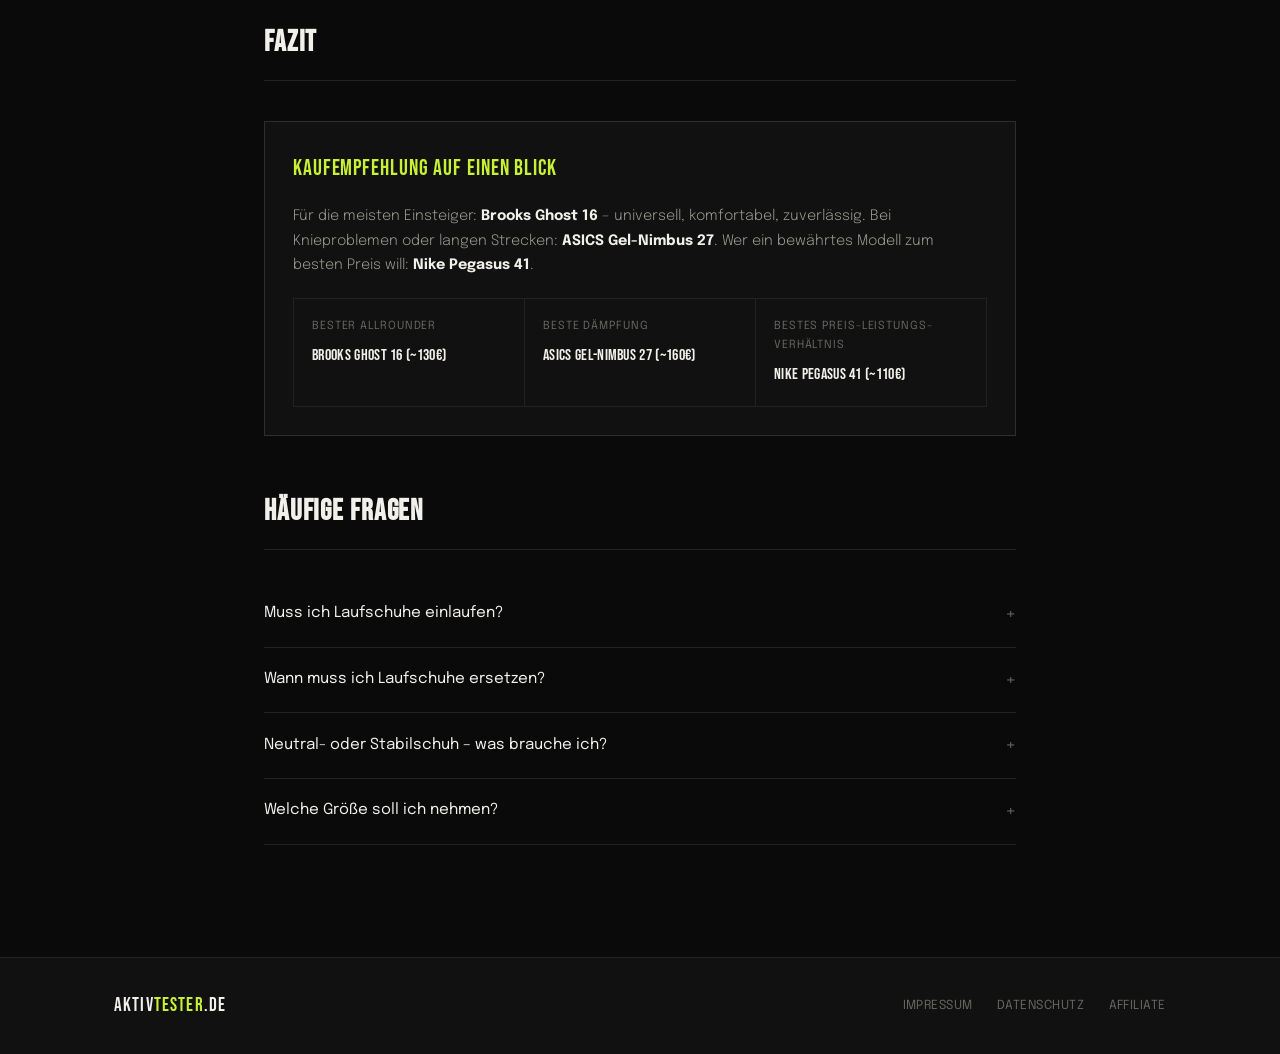
<file: laufen/laufschuhe-anfaenger.html>
<!DOCTYPE html>
<html lang="de">

<head>
  <meta charset="UTF-8" />
  <meta name="viewport" content="width=device-width, initial-scale=1.0" />
  <title>Laufschuhe für Anfänger 2025 – Die 5 besten Einsteigermodelle | AktivTester</title>
  <meta name="description"
    content="Welcher Laufschuh eignet sich für Einsteiger? Brooks Ghost 16, ASICS Gel-Nimbus 27, Nike Pegasus 41 im Vergleich – ehrlich, klar, mit Kaufempfehlung." />
  <link rel="icon" type="image/png" href="../favicon.png">
  <link rel="preconnect" href="https://fonts.googleapis.com" />
  <link href="https://fonts.googleapis.com/css2?family=Bebas+Neue&family=Epilogue:wght@300;400;500&display=swap"
    rel="stylesheet" />
  <link rel="stylesheet" href="../shared.css" />
</head>

<body>
  <header>
    <div class="nav-inner">
      <a href="../index.html" class="logo">Aktiv<span>Tester</span></a>
      <nav class="nav-links">
        <a href="../heimtraining/index.html">Heimtraining</a>
        <a href="../gym/index.html">Gym</a>
        <a href="../laufen/index.html">Laufen</a>
        <a href="../ernaehrung/index.html">Ernährung</a>
      </nav>
    </div>
  </header>

  <div class="breadcrumb">
    <a href="../index.html">Startseite</a><span>/</span>
    <a href="../laufen/index.html">Laufen</a><span>/</span>
    Laufschuhe für Anfänger
  </div>

  <div class="article-header">
    <div class="art-tag">Laufen</div>
    <h1>Laufschuhe für Anfänger –<br /><em>Die 5 besten Modelle 2025</em></h1>
    <div class="article-meta">
      <span class="meta-item">📅 April 2025</span>
      <span class="meta-dot"></span>
      <span class="meta-item">⏱ 8 Min. Lesezeit</span>
      <span class="meta-dot"></span>
      <span class="meta-item">🔄 Aktuell geprüft</span>
      <span class="meta-dot"></span>
      <span class="meta-item">5 Modelle verglichen</span>
    </div>
  </div>

  <div class="quick-answer">
    <div class="qa-box">
      <div class="qa-label">Schnellantwort</div>
      <p class="qa-text">Für Laufanfänger ist der <strong>Brooks Ghost 16</strong> die beste Gesamtwahl – ausgewogene
        Dämpfung, vielseitig, solide Qualität. Wer maximale Dämpfung für die Gelenke sucht, nimmt den <strong>ASICS
          Gel-Nimbus 27</strong>. Als günstigste solide Option für Einsteiger eignet sich der <strong>Nike Pegasus
          41</strong> – ein bewährter Allrounder seit Jahrzehnten.</p>
    </div>
  </div>

  <div class="article-body">
    <p>Der erste Laufschuh ist eine wichtige Entscheidung. Falsche Wahl bedeutet Blasen, Knieschmerzen oder
      Motivationsverlust schon nach den ersten Kilometern. Die gute Nachricht: Für Anfänger gibt es einige sehr
      zuverlässige Modelle, die von Experten und Einsteigern gleichermaßen empfohlen werden.</p>
    <p>Wichtig für Anfänger: gute Dämpfung (schont Gelenke), neutrale oder leicht stabilisierende Unterstützung, und ein
      bequemes Obermaterial. Wir zeigen dir die fünf besten Modelle – mit ehrlichen Einschätzungen.</p>

    <div class="source-note">
      <p><strong>Datengrundlage:</strong> Einschätzungen basieren auf Expertenempfehlungen von runna.com, laufplus.de,
        Runner's World sowie Amazon.de-Nutzerbewertungen (Stand April 2025). Preise können variieren.</p>
    </div>

    <h2>Schnellvergleich: 5 Modelle auf einen Blick</h2>
    <div class="table-wrap">
      <table>
        <thead>
          <tr>
            <th>Modell</th>
            <th>Preis ca.</th>
            <th>Typ</th>
            <th>Dämpfung</th>
            <th>Ideal für</th>
          </tr>
        </thead>
        <tbody>
          <tr class="winner-row">
            <td class="name"><a href="https://www.amazon.de/s?k=Brooks+Ghost+16&tag=aktivtester-21" target="_blank"
                rel="noopener" style="color:inherit">Brooks Ghost 16</a> <span class="bb">Empfehlung</span></td>
            <td class="price">~130€</td>
            <td>Neutralschuh</td>
            <td>Mittel-hoch</td>
            <td>Allrounder für alle</td>
          </tr>
          <tr>
            <td class="name"><a href="https://www.amazon.de/s?k=ASICS+Gel-Nimbus+27&tag=aktivtester-21" target="_blank"
                rel="noopener" style="color:inherit">ASICS Gel-Nimbus 27</a></td>
            <td class="price">~160€</td>
            <td>Neutralschuh</td>
            <td>Sehr hoch</td>
            <td>Lange Strecken, Gelenkschutz</td>
          </tr>
          <tr>
            <td class="name"><a href="https://www.amazon.de/s?k=Nike+Air+Zoom+Pegasus+41&tag=aktivtester-21"
                target="_blank" rel="noopener" style="color:inherit">Nike Pegasus 41</a></td>
            <td class="price">~110€</td>
            <td>Neutralschuh</td>
            <td>Mittel</td>
            <td>Vielseitiges Training</td>
          </tr>
          <tr>
            <td class="name">HOKA Bondi 8</td>
            <td class="price">~170€</td>
            <td>Max-Cushion</td>
            <td>Maximal</td>
            <td>Regeneration & lange Läufe</td>
          </tr>
          <tr>
            <td class="name">Saucony Ride 17</td>
            <td class="price">~140€</td>
            <td>Neutralschuh</td>
            <td>Mittel-hoch</td>
            <td>Moderate Distanzen</td>
          </tr>
        </tbody>
      </table>
    </div>

    <h2>Die 3 besten für Anfänger im Detail</h2>

    <!-- BROOKS GHOST 16 -->
    <div class="product-card">
      <div class="rank-bar">🏆 Platz 1 – Bester Allrounder für Einsteiger</div>
      <div class="card-body">
        <div class="card-body">

          <!-- PRODUKTBILD -->
          <a href="https://www.amazon.de/dp/B0CZC6N3C9?tag=aktivtester-21" target="_blank" rel="noopener">
            <img src="../bilder/brooks-ghost-16-laufschuhe-anfaenger.jpg"
              alt="Brooks Ghost 16 Laufschuhe für Anfänger beim Stadtlauf" style="width:100%; height:280px; object-fit:contain; 
           display:block; background:#111111; padding:8px;">
          </a>
        </div>
        <div class="card-top">
          <div class="card-name">Brooks Ghost 16</div>
          <div class="card-price">~130€</div>
        </div>
        <div class="amz-rating">
          <span class="stars-row">★★★★★</span>
          <span class="rating-detail">Runna: "Bestes tägliches Trainingsmodell" | laufplus.de: Top-Empfehlung für
            Anfänger</span>
        </div>
        <div class="rating-row">
          <div class="rating-item"><span class="rl">Dämpfung</span>
            <div class="rb">
              <div class="rf" style="width:85%"></div>
            </div><span class="rn">8.5</span>
          </div>
          <div class="rating-item"><span class="rl">Komfort</span>
            <div class="rb">
              <div class="rf" style="width:90%"></div>
            </div><span class="rn">9.0</span>
          </div>
          <div class="rating-item"><span class="rl">Stabilität</span>
            <div class="rb">
              <div class="rf" style="width:85%"></div>
            </div><span class="rn">8.5</span>
          </div>
          <div class="rating-item"><span class="rl">Preis/Leistung</span>
            <div class="rb">
              <div class="rf" style="width:88%"></div>
            </div><span class="rn">8.8</span>
          </div>
        </div>
        <p class="card-desc">Der Brooks Ghost 16 ist von Experten wie Runna und laufplus.de als bester Anfängerschuh
          2025 eingestuft. Die DNA LOFT v3 Zwischensohle bietet eine weiche Landung bei gleichzeitig guter
          Reaktionsfähigkeit. Das atmungsaktive Mesh-Obermaterial sitzt sicher, ohne zu drücken. Vielseitig einsetzbar –
          von kurzen Läufen bis zum Halbmarathon-Training. Ein Schuh, mit dem du nichts falsch machen kannst.</p>
        <div class="pros-cons">
          <div class="pros">
            <div class="box-label">Vorteile</div>
            <ul>
              <li>Von Experten weltweit empfohlen</li>
              <li>DNA LOFT v3 – weich & reaktiv</li>
              <li>Vielseitig – kurze & lange Läufe</li>
              <li>Sehr gute Passform</li>
              <li>Robust – hält 800+ km</li>
            </ul>
          </div>
          <div class="cons">
            <div class="box-label">Nachteile</div>
            <ul>
              <li>Nicht das günstigste Modell (~130€)</li>
              <li>Für sehr schnelle Tempoläufe zu weich</li>
            </ul>
          </div>
        </div>
        <a href="https://www.amazon.de/s?k=Brooks+Ghost+16+Laufschuhe&tag=aktivtester-21" class="affiliate-btn"
          target="_blank" rel="noopener">Auf Amazon ansehen →</a>
      </div>
    </div>

    <!-- ASICS GEL-NIMBUS 27 -->
    <div class="product-card">
      <div class="rank-bar s">🥈 Platz 2 – Maximale Dämpfung</div>
      <div class="card-body">
        <!-- PRODUKTBILD -->
        <a href="https://www.amazon.de/dp/B0D42D839J?tag=aktivtester-21" target="_blank" rel="noopener">
          <img src="../bilder/asics-gel-nimbus-27-laufschuhe-anfaenger.jpg"
            alt="ASICS Gel-Nimbus 27 Laufschuhe für Anfänger beim Stadtlauf" style="width:100%; height:280px; object-fit:contain; 
           display:block; background:#111111; padding:8px;">
        </a>
        <div class="card-top">
          <div class="card-name">ASICS Gel-Nimbus 27</div>
          <div class="card-price">~160€</div>
        </div>
        <div class="amz-rating">
          <span class="stars-row">★★★★★</span>
          <span class="rating-detail">Runner's World: 4,8/5 Sterne | Testberichte.de: Sehr gut | "Bester Schuh für
            längere Strecken" – Runna</span>
        </div>
        <div class="rating-row">
          <div class="rating-item"><span class="rl">Dämpfung</span>
            <div class="rb">
              <div class="rf" style="width:98%"></div>
            </div><span class="rn">9.8</span>
          </div>
          <div class="rating-item"><span class="rl">Komfort</span>
            <div class="rb">
              <div class="rf" style="width:95%"></div>
            </div><span class="rn">9.5</span>
          </div>
          <div class="rating-item"><span class="rl">Stabilität</span>
            <div class="rb">
              <div class="rf" style="width:82%"></div>
            </div><span class="rn">8.2</span>
          </div>
          <div class="rating-item"><span class="rl">Preis/Leistung</span>
            <div class="rb">
              <div class="rf" style="width:75%"></div>
            </div><span class="rn">7.5</span>
          </div>
        </div>
        <p class="card-desc">Der ASICS Gel-Nimbus 27 ist das Komfort-Flaggschiff von ASICS – und für Anfänger mit
          Knieproblemen oder schwerere Läufer die erste Wahl. Die FF BLAST PLUS ECO-Mittelsohle kombiniert mit
          PureGEL-Technologie in der Ferse bietet maximale Stoßabsorption. Runner's World bewertete ihn mit 4,8/5
          Sternen. Nutzer berichten von über 800 km Laufleistung ohne merklichen Verschleiß.</p>
        <div class="pros-cons">
          <div class="pros">
            <div class="box-label">Vorteile</div>
            <ul>
              <li>Maximale Dämpfung – schont Gelenke</li>
              <li>Runner's World: 4,8/5 Sterne</li>
              <li>Ideal für Anfänger mit Knieproblemen</li>
              <li>Sehr langlebig (800+ km)</li>
              <li>Atmungsaktives Stretch-Mesh</li>
            </ul>
          </div>
          <div class="cons">
            <div class="box-label">Nachteile</div>
            <ul>
              <li>Teuerster im Vergleich (~160€)</li>
              <li>Etwas schwerer als andere Modelle</li>
              <li>Anfangs minimal steif</li>
            </ul>
          </div>
        </div>
        <a href="https://www.amazon.de/s?k=ASICS+Gel-Nimbus+27+Laufschuhe&tag=aktivtester-21" class="affiliate-btn"
          target="_blank" rel="noopener">Auf Amazon ansehen →</a>
      </div>
    </div>

    <!-- NIKE PEGASUS 41 -->
    <div class="product-card">
      <div class="rank-bar b">🥉 Platz 3 – Bewährter Klassiker</div>
      <div class="card-body">
        <!-- PRODUKTBILD -->
        <a href="https://www.amazon.de/dp/B0CT3XSVVL?tag=aktivtester-21" target="_blank" rel="noopener">
          <img src="../bilder/nike-pegasus-41-laufschuhe-anfaenger.jpg"
            alt="Nike Air Zoom Pegasus 41 Laufschuhe für Anfänger beim Stadtlauf" style="width:100%; height:280px; object-fit:contain; 
           display:block; background:#111111; padding:8px;">
        </a>
        <div class="card-top">
          <div class="card-name">Nike Air Zoom Pegasus 41</div>
          <div class="card-price">~110€</div>
        </div>
        <div class="amz-rating">
          <span class="stars-row">★★★★★</span>
          <span class="rating-detail">Runna: "Am besten für Vielseitigkeit" | 40+ Jahre Pegasus-Linie – bewährt und
            zuverlässig</span>
        </div>
        <div class="rating-row">
          <div class="rating-item"><span class="rl">Dämpfung</span>
            <div class="rb">
              <div class="rf" style="width:78%"></div>
            </div><span class="rn">7.8</span>
          </div>
          <div class="rating-item"><span class="rl">Komfort</span>
            <div class="rb">
              <div class="rf" style="width:85%"></div>
            </div><span class="rn">8.5</span>
          </div>
          <div class="rating-item"><span class="rl">Stabilität</span>
            <div class="rb">
              <div class="rf" style="width:82%"></div>
            </div><span class="rn">8.2</span>
          </div>
          <div class="rating-item"><span class="rl">Preis/Leistung</span>
            <div class="rb">
              <div class="rf" style="width:92%"></div>
            </div><span class="rn">9.2</span>
          </div>
        </div>
        <p class="card-desc">Seit über 40 Jahren ist der Nike Pegasus einer der meistgekauften Laufschuhe der Welt. Die
          neue ReactX-Zwischensohle macht ihn 13% reaktionsfreudiger als seine Vorgänger. Runna empfiehlt ihn als bestes
          Modell für vielseitiges Training. Sports Insider lobt besonders Komfort, Haftung und gutes Abrollverhalten.
          Etwas weniger Dämpfung als Ghost oder Nimbus – dafür etwas mehr Bodengefühl.</p>
        <div class="pros-cons">
          <div class="pros">
            <div class="box-label">Vorteile</div>
            <ul>
              <li>Günstigstes empfohlenes Modell (~110€)</li>
              <li>40+ Jahre bewährte Qualität</li>
              <li>ReactX – mehr Energierückgabe</li>
              <li>Vielseitig von Kurzläufen bis Tempo</li>
              <li>Sehr gute Haftung</li>
            </ul>
          </div>
          <div class="cons">
            <div class="box-label">Nachteile</div>
            <ul>
              <li>Weniger Dämpfung als Ghost & Nimbus</li>
              <li>Manche empfinden Bodengefühl als zu "hart"</li>
            </ul>
          </div>
        </div>
        <a href="https://www.amazon.de/s?k=Nike+Air+Zoom+Pegasus+41&tag=aktivtester-21" class="affiliate-btn"
          target="_blank" rel="noopener">Auf Amazon ansehen →</a>
      </div>
    </div>

    <h2>Fazit</h2>
    <div class="verdict-box">
      <div class="verdict-title">Kaufempfehlung auf einen Blick</div>
      <p style="color:var(--muted2);font-size:0.9rem;font-weight:300;line-height:1.7;">Für die meisten Einsteiger:
        <strong style="color:var(--text)">Brooks Ghost 16</strong> – universell, komfortabel, zuverlässig. Bei
        Knieproblemen oder langen Strecken: <strong style="color:var(--text)">ASICS Gel-Nimbus 27</strong>. Wer ein
        bewährtes Modell zum besten Preis will: <strong style="color:var(--text)">Nike Pegasus 41</strong>.
      </p>
      <div class="verdict-grid">
        <div class="verdict-item">
          <div class="verdict-label">Bester Allrounder</div>
          <div class="verdict-val">Brooks Ghost 16 (~130€)</div>
        </div>
        <div class="verdict-item">
          <div class="verdict-label">Beste Dämpfung</div>
          <div class="verdict-val">ASICS Gel-Nimbus 27 (~160€)</div>
        </div>
        <div class="verdict-item">
          <div class="verdict-label">Bestes Preis-Leistungs-Verhältnis</div>
          <div class="verdict-val">Nike Pegasus 41 (~110€)</div>
        </div>
      </div>
    </div>

    <h2>Häufige Fragen</h2>
    <div class="faq">
      <div class="faq-item">
        <div class="faq-q" onclick="toggleFaq(this)">Muss ich Laufschuhe einlaufen?<span class="faq-icon">+</span></div>
        <div class="faq-a">Moderne Laufschuhe brauchen kaum Einlaufzeit. Starte dennoch mit kürzeren Einheiten (3–5 km)
          und steigere dich langsam, damit sich Fuß und Schuh aneinander gewöhnen.</div>
      </div>
      <div class="faq-item">
        <div class="faq-q" onclick="toggleFaq(this)">Wann muss ich Laufschuhe ersetzen?<span class="faq-icon">+</span>
        </div>
        <div class="faq-a">Nach etwa 600–800 km verliert die Dämpfung spürbar an Wirkung, auch wenn der Schuh optisch
          noch gut aussieht. Ein Zeichen: du spürst mehr Stöße in Knie und Hüfte.</div>
      </div>
      <div class="faq-item">
        <div class="faq-q" onclick="toggleFaq(this)">Neutral- oder Stabilschuh – was brauche ich?<span
            class="faq-icon">+</span></div>
        <div class="faq-a">Als Anfänger starte mit einem Neutralschuh. Wenn du merkst, dass du nach innen einknickst
          (Überpronation), wechsle zu einem Stabilschuh wie dem ASICS Gel-Kayano. Im Zweifel: Laufanalyse im
          Fachgeschäft machen.</div>
      </div>
      <div class="faq-item">
        <div class="faq-q" onclick="toggleFaq(this)">Welche Größe soll ich nehmen?<span class="faq-icon">+</span></div>
        <div class="faq-a">Laufschuhe sollten eine halbe bis eine ganze Größe größer sein als deine normale Schuhgröße.
          Beim Laufen schwellen die Füße an – ohne Spielraum entstehen Blasen und Schmerzen.</div>
      </div>
    </div>
  </div>

  <footer>
    <div class="footer-inner">
      <div class="footer-logo">Aktiv<span>Tester</span>.de</div>
      <div class="footer-links">
        <a href="../impressum.html">Impressum</a>
        <a href="../datenschutz.html">Datenschutz</a>
        <a href="../affiliate.html">Affiliate</a>
      </div>
    </div>
  </footer>
  <script>function toggleFaq(el) { el.closest('.faq-item').classList.toggle('open') }</script>
</body>

</html>
</file>
<file: shared.css>
/* =========================================================
   AktivTester.de – shared.css
   Gemeinsames Stylesheet für alle Seiten außer index.html
   ========================================================= */

/* ── Design Tokens ── */
:root {
  --bg:      #0a0a0a;
  --bg2:     #111111;
  --bg3:     #181818;
  --border:  #222222;
  --border2: #2e2e2e;
  --text:    #f2f0eb;
  --muted:   #666660;
  --muted2:  #999990;
  --accent:  #c8f135;
  --red:     #f13535;
  --green:   #35f17a;
}

/* ── Reset ── */
*, *::before, *::after {
  box-sizing: border-box;
  margin: 0;
  padding: 0;
}

html { scroll-behavior: smooth; }

body {
  background: var(--bg);
  color: var(--text);
  font-family: 'Epilogue', sans-serif;
  font-size: 16px;
  line-height: 1.7;
  overflow-x: hidden;
}

body::after {
  content: '';
  position: fixed;
  inset: 0;
  pointer-events: none;
  z-index: 999;
  opacity: 0.025;
  background-image: url("data:image/svg+xml,%3Csvg viewBox='0 0 512 512' xmlns='http://www.w3.org/2000/svg'%3E%3Cfilter id='n'%3E%3CfeTurbulence type='fractalNoise' baseFrequency='0.75' numOctaves='4' stitchTiles='stitch'/%3E%3C/filter%3E%3Crect width='100%25' height='100%25' filter='url(%23n)'/%3E%3C/svg%3E");
}

a { text-decoration: none; color: inherit; }


/* ─────────────────────────────────────────
   HEADER / NAV
───────────────────────────────────────── */

header {
  position: sticky;
  top: 0;
  z-index: 100;
  background: rgba(10, 10, 10, 0.92);
  backdrop-filter: blur(20px);
  border-bottom: 1px solid var(--border);
}

.nav-inner {
  max-width: 1100px;
  margin: 0 auto;
  padding: 0 24px;
  height: 60px;
  display: flex;
  align-items: center;
  justify-content: space-between;
}

.logo {
  font-family: 'Bebas Neue', sans-serif;
  font-size: 1.6rem;
  letter-spacing: 0.06em;
}
.logo span { color: var(--accent); }

.nav-links { display: flex; gap: 24px; }
.nav-links a {
  font-size: 0.82rem;
  color: var(--muted2);
  letter-spacing: 0.04em;
  text-transform: uppercase;
  transition: color 0.2s;
}
.nav-links a:hover { color: var(--text); }


/* ─────────────────────────────────────────
   FOOTER
───────────────────────────────────────── */

footer {
  border-top: 1px solid var(--border);
  background: var(--bg2);
}

.footer-inner {
  max-width: 1100px;
  margin: 0 auto;
  padding: 32px 24px;
  display: flex;
  align-items: center;
  justify-content: space-between;
}

.footer-logo {
  font-family: 'Bebas Neue', sans-serif;
  font-size: 1.2rem;
  letter-spacing: 0.06em;
}
.footer-logo span { color: var(--accent); }

.footer-links { display: flex; gap: 24px; }
.footer-links a {
  font-size: 0.78rem;
  color: var(--muted);
  letter-spacing: 0.04em;
  text-transform: uppercase;
  transition: color 0.2s;
}
.footer-links a:hover { color: var(--text); }


/* ─────────────────────────────────────────
   KATEGORIE-SEITEN (index.html in Unterordnern)
───────────────────────────────────────── */

.page-wrap {
  max-width: 1100px;
  margin: 0 auto;
  padding: 60px 24px 80px;
}

/* Kategorie-Hero */
.cat-hero {
  border-bottom: 1px solid var(--border);
  padding-bottom: 40px;
  margin-bottom: 48px;
}

.cat-kicker {
  display: inline-flex;
  align-items: center;
  gap: 8px;
  font-size: 0.72rem;
  font-weight: 500;
  letter-spacing: 0.12em;
  text-transform: uppercase;
  color: var(--accent);
  margin-bottom: 16px;
}
.cat-kicker::before {
  content: '';
  display: block;
  width: 24px;
  height: 1px;
  background: var(--accent);
}

.cat-hero h1 {
  font-family: 'Bebas Neue', sans-serif;
  font-size: clamp(2.5rem, 6vw, 4rem);
  letter-spacing: 0.02em;
  line-height: 0.95;
  margin-bottom: 20px;
}

.cat-hero p {
  color: var(--muted2);
  font-size: 1rem;
  font-weight: 300;
  max-width: 560px;
  line-height: 1.7;
}

/* Artikel-Liste auf Kategorie-Seiten */
.articles-grid {
  display: flex;
  flex-direction: column;
  border: 1px solid var(--border);
}

.article-row {
  display: grid;
  grid-template-columns: 1fr auto;
  align-items: center;
  gap: 24px;
  padding: 24px 28px;
  border-bottom: 1px solid var(--border);
  background: var(--bg2);
  transition: background 0.2s;
}
.article-row:last-child { border-bottom: none; }
.article-row:hover { background: var(--bg3); }

.article-tag {
  font-size: 0.68rem;
  font-weight: 500;
  letter-spacing: 0.1em;
  text-transform: uppercase;
  color: var(--accent);
  margin-bottom: 6px;
}

.article-title {
  font-size: 1rem;
  font-weight: 400;
  color: var(--text);
  line-height: 1.4;
  margin-bottom: 6px;
}

.article-desc {
  font-size: 0.84rem;
  color: var(--muted2);
  font-weight: 300;
  line-height: 1.5;
}

.article-meta-right {
  display: flex;
  flex-direction: column;
  align-items: flex-end;
  gap: 8px;
  flex-shrink: 0;
}

.article-date {
  font-size: 0.78rem;
  color: var(--muted);
  white-space: nowrap;
}

.article-arrow {
  font-size: 0.82rem;
  color: var(--muted);
  letter-spacing: 0.06em;
  text-transform: uppercase;
  transition: color 0.2s;
}
.article-row:hover .article-arrow { color: var(--accent); }

/* Coming-Soon Banner */
.coming-soon {
  background: var(--bg2);
  border: 1px solid var(--border);
  border-top: none;
  padding: 32px 28px;
  display: flex;
  align-items: center;
  gap: 16px;
}
.cs-icon { font-size: 1.5rem; flex-shrink: 0; }
.cs-text { font-size: 0.88rem; color: var(--muted); font-weight: 300; line-height: 1.6; }
.cs-text strong { color: var(--muted2); font-weight: 400; }


/* ─────────────────────────────────────────
   VERGLEICHE-ÜBERSICHTSSEITE (vergleiche/index.html)
───────────────────────────────────────── */

.page-hero {
  border-bottom: 1px solid var(--border);
  padding-bottom: 40px;
  margin-bottom: 48px;
}

.page-kicker {
  display: inline-flex;
  align-items: center;
  gap: 8px;
  font-size: 0.72rem;
  font-weight: 500;
  letter-spacing: 0.12em;
  text-transform: uppercase;
  color: var(--accent);
  margin-bottom: 16px;
}
.page-kicker::before {
  content: '';
  display: block;
  width: 24px;
  height: 1px;
  background: var(--accent);
}

.page-hero h1 {
  font-family: 'Bebas Neue', sans-serif;
  font-size: clamp(2.5rem, 6vw, 4rem);
  letter-spacing: 0.02em;
  line-height: 0.95;
  margin-bottom: 20px;
}

.page-hero p {
  color: var(--muted2);
  font-size: 1rem;
  font-weight: 300;
  max-width: 560px;
  line-height: 1.7;
}

/* Filter-Bar */
.filter-bar {
  display: flex;
  gap: 8px;
  margin-bottom: 32px;
  flex-wrap: wrap;
}

.filter-btn {
  padding: 7px 16px;
  border: 1px solid var(--border);
  background: transparent;
  color: var(--muted2);
  font-family: 'Epilogue', sans-serif;
  font-size: 0.78rem;
  letter-spacing: 0.05em;
  text-transform: uppercase;
  cursor: pointer;
  transition: all 0.2s;
}
.filter-btn:hover { border-color: var(--border2); color: var(--text); }
.filter-btn.active { background: var(--accent); color: #0a0a0a; border-color: var(--accent); }

/* Artikel-Reihen mit Nummerierung (vergleiche/index.html) */
.article-row-num {
  display: grid;
  grid-template-columns: auto 1fr auto;
  align-items: center;
  gap: 24px;
  padding: 22px 28px;
  border-bottom: 1px solid var(--border);
  background: var(--bg2);
  transition: background 0.2s;
}
.article-row-num:last-child { border-bottom: none; }
.article-row-num:hover { background: var(--bg3); }

.row-num {
  font-family: 'Bebas Neue', sans-serif;
  font-size: 2rem;
  color: var(--border2);
  letter-spacing: 0.02em;
  line-height: 1;
  min-width: 40px;
}

.row-cat {
  display: inline-flex;
  align-items: center;
  gap: 6px;
  font-size: 0.68rem;
  font-weight: 500;
  letter-spacing: 0.1em;
  text-transform: uppercase;
  color: var(--accent);
  margin-bottom: 5px;
}
.row-cat::before {
  content: '';
  display: block;
  width: 6px;
  height: 6px;
  border-radius: 50%;
  background: currentColor;
}

.row-title {
  font-size: 0.98rem;
  font-weight: 400;
  color: var(--text);
  line-height: 1.4;
  margin-bottom: 5px;
}

.row-desc {
  font-size: 0.82rem;
  color: var(--muted2);
  font-weight: 300;
  line-height: 1.5;
}

.row-right {
  display: flex;
  flex-direction: column;
  align-items: flex-end;
  gap: 8px;
  flex-shrink: 0;
}

.row-date { font-size: 0.75rem; color: var(--muted); white-space: nowrap; }

.row-arrow {
  font-size: 0.78rem;
  color: var(--muted);
  letter-spacing: 0.06em;
  text-transform: uppercase;
  transition: color 0.2s;
}
.article-row:hover .row-arrow { color: var(--accent); }

/* Kategoriefarben */
.cat-heimtraining { color: var(--accent); }
.cat-gym          { color: #47c8ff; }
.cat-laufen       { color: #ff9f47; }
.cat-ernaehrung   { color: #7aff35; }

/* Leerer Zustand beim Filtern */
.empty-state { padding: 48px 28px; text-align: center; display: none; }
.empty-state p { color: var(--muted); font-size: 0.9rem; font-weight: 300; }


/* ─────────────────────────────────────────
   ARTIKEL-SEITEN
───────────────────────────────────────── */

/* Breadcrumb */
.breadcrumb {
  max-width: 800px;
  margin: 0 auto;
  padding: 20px 24px 0;
  display: flex;
  gap: 8px;
  align-items: center;
  color: var(--muted);
  font-size: 0.8rem;
}
.breadcrumb a   { color: var(--muted); }
.breadcrumb span { color: var(--border2); }

/* Artikel-Header */
.article-header {
  max-width: 800px;
  margin: 0 auto;
  padding: 28px 24px 36px;
}

.art-tag {
  display: inline-flex;
  align-items: center;
  gap: 6px;
  font-size: 0.7rem;
  font-weight: 500;
  letter-spacing: 0.1em;
  text-transform: uppercase;
  color: var(--accent);
  margin-bottom: 18px;
}
.art-tag::before {
  content: '';
  display: block;
  width: 20px;
  height: 1px;
  background: var(--accent);
}

.article-header h1 {
  font-family: 'Bebas Neue', sans-serif;
  font-size: clamp(2rem, 5vw, 3.4rem);
  letter-spacing: 0.02em;
  line-height: 1.05;
  margin-bottom: 20px;
}
.article-header h1 em { font-style: normal; color: var(--accent); }

.article-meta {
  display: flex;
  flex-wrap: wrap;
  gap: 18px;
  align-items: center;
  padding: 16px 0;
  border-top: 1px solid var(--border);
  border-bottom: 1px solid var(--border);
  margin-bottom: 32px;
}
.meta-item { font-size: 0.8rem; color: var(--muted2); }
.meta-dot {
  width: 4px;
  height: 4px;
  background: var(--border2);
  border-radius: 50%;
  display: inline-block;
}

/* Schnellantwort-Box */
.quick-answer {
  max-width: 800px;
  margin: 0 auto;
  padding: 0 24px;
}

.qa-box {
  background: var(--bg2);
  border: 1px solid var(--border2);
  border-left: 3px solid var(--accent);
  padding: 20px 24px;
  margin-bottom: 40px;
}

.qa-label {
  font-size: 0.7rem;
  font-weight: 500;
  letter-spacing: 0.1em;
  text-transform: uppercase;
  color: var(--accent);
  margin-bottom: 10px;
}

.qa-text { font-size: 0.93rem; color: var(--muted2); font-weight: 300; line-height: 1.7; }
.qa-text strong { color: var(--text); font-weight: 400; }

/* Artikel-Fließtext */
.article-body {
  max-width: 800px;
  margin: 0 auto;
  padding: 0 24px 80px;
}

.article-body p {
  color: #c0beb8;
  font-weight: 300;
  margin-bottom: 20px;
  font-size: 0.97rem;
}

.article-body h2 {
  font-family: 'Bebas Neue', sans-serif;
  font-size: 1.8rem;
  letter-spacing: 0.03em;
  margin: 52px 0 18px;
  padding-bottom: 12px;
  border-bottom: 1px solid var(--border);
}

/* Quellenhinweis */
.source-note {
  background: var(--bg2);
  border: 1px solid var(--border);
  border-left: 3px solid var(--border2);
  padding: 14px 18px;
  margin-bottom: 32px;
}
.source-note p { font-size: 0.8rem; color: var(--muted); font-weight: 300; line-height: 1.6; }
.source-note strong { color: var(--muted2); font-weight: 400; }


/* ─────────────────────────────────────────
   VERGLEICHSTABELLE
───────────────────────────────────────── */

.table-wrap { overflow-x: auto; margin: 28px 0; }

table { width: 100%; border-collapse: collapse; font-size: 0.85rem; }

thead th {
  background: var(--bg3);
  color: var(--muted);
  font-size: 0.7rem;
  font-weight: 500;
  letter-spacing: 0.08em;
  text-transform: uppercase;
  padding: 12px 14px;
  text-align: left;
  border-bottom: 1px solid var(--border);
}

tbody tr {
  border-bottom: 1px solid var(--border);
  transition: background 0.15s;
}
tbody tr:hover      { background: var(--bg2); }
tbody tr:last-child { border-bottom: none; }

tbody td {
  padding: 13px 14px;
  color: #c0beb8;
  font-weight: 300;
  vertical-align: middle;
}

td.name  { color: var(--text); font-weight: 400; }
td.price { color: var(--accent); font-weight: 500; }
td.sc    { color: var(--accent); }

.winner-row td { background: rgba(200, 241, 53, 0.04); }

/* Bestseller-Badge */
.bb {
  display: inline-block;
  background: rgba(200, 241, 53, 0.12);
  border: 1px solid rgba(200, 241, 53, 0.25);
  color: var(--accent);
  font-size: 0.65rem;
  font-weight: 500;
  letter-spacing: 0.08em;
  text-transform: uppercase;
  padding: 2px 8px;
  border-radius: 2px;
  margin-left: 6px;
}


/* ─────────────────────────────────────────
   PRODUKT-KARTEN
───────────────────────────────────────── */

.product-card {
  background: var(--bg2);
  border: 1px solid var(--border);
  margin: 32px 0;
  transition: border-color 0.25s;
}
.product-card:hover { border-color: var(--border2); }

.rank-bar {
  background: var(--accent);
  color: #0a0a0a;
  font-family: 'Bebas Neue', sans-serif;
  font-size: 0.75rem;
  letter-spacing: 0.08em;
  padding: 4px 14px;
  display: inline-block;
}
.rank-bar.s { background: var(--muted2); }
.rank-bar.b { background: #cd7f32; }

.card-body { padding: 24px 26px; }

.card-top {
  display: flex;
  justify-content: space-between;
  align-items: flex-start;
  margin-bottom: 4px;
}

.card-name {
  font-family: 'Bebas Neue', sans-serif;
  font-size: 1.3rem;
  letter-spacing: 0.02em;
}

.card-price {
  font-family: 'Bebas Neue', sans-serif;
  font-size: 1.6rem;
  color: var(--accent);
  letter-spacing: 0.02em;
  white-space: nowrap;
}

/* Amazon-Bewertung */
.amz-rating {
  display: flex;
  align-items: center;
  gap: 8px;
  margin-bottom: 14px;
}
.stars-row     { color: var(--accent); font-size: 0.9rem; letter-spacing: 1px; }
.rating-detail { font-size: 0.8rem; color: var(--muted2); font-weight: 300; }

/* Bewertungsbalken */
.rating-row {
  display: flex;
  flex-direction: column;
  gap: 8px;
  margin-bottom: 20px;
}

.rating-item {
  display: flex;
  align-items: center;
  gap: 10px;
  font-size: 0.82rem;
}

.rl { color: var(--muted2); font-weight: 300; min-width: 120px; }
.rb { flex: 1; height: 4px; background: var(--border); border-radius: 2px; overflow: hidden; }
.rf { height: 100%; background: var(--accent); border-radius: 2px; }
.rn { color: var(--muted2); font-size: 0.78rem; min-width: 28px; text-align: right; }

.card-desc {
  color: var(--muted2);
  font-size: 0.9rem;
  font-weight: 300;
  line-height: 1.65;
  margin-bottom: 20px;
}


/* ─────────────────────────────────────────
   VOR- & NACHTEILE
───────────────────────────────────────── */

.pros-cons {
  display: grid;
  grid-template-columns: 1fr 1fr;
  gap: 14px;
  margin-bottom: 24px;
}

.pros, .cons { background: var(--bg3); padding: 14px 16px; }

.box-label {
  font-size: 0.68rem;
  font-weight: 500;
  letter-spacing: 0.1em;
  text-transform: uppercase;
  margin-bottom: 10px;
}
.pros .box-label { color: var(--green); }
.cons .box-label { color: var(--red); }

.pros ul, .cons ul {
  list-style: none;
  display: flex;
  flex-direction: column;
  gap: 7px;
}

.pros li, .cons li {
  font-size: 0.84rem;
  color: #c0beb8;
  font-weight: 300;
  display: flex;
  gap: 8px;
}
.pros li::before { content: '+'; color: var(--green); font-weight: 500; flex-shrink: 0; }
.cons li::before { content: '–'; color: var(--red);   font-weight: 500; flex-shrink: 0; }


/* ─────────────────────────────────────────
   AFFILIATE-BUTTON
───────────────────────────────────────── */

.affiliate-btn {
  display: inline-flex;
  align-items: center;
  gap: 10px;
  background: var(--accent);
  color: #0a0a0a;
  font-family: 'Bebas Neue', sans-serif;
  font-size: 0.95rem;
  letter-spacing: 0.06em;
  padding: 13px 26px;
  transition: opacity 0.2s, transform 0.2s;
}
.affiliate-btn:hover { opacity: 0.88; transform: translateY(-1px); }


/* ─────────────────────────────────────────
   FAZIT-BOX
───────────────────────────────────────── */

.verdict-box {
  background: var(--bg2);
  border: 1px solid var(--border2);
  padding: 28px;
  margin: 40px 0;
}

.verdict-title {
  font-family: 'Bebas Neue', sans-serif;
  font-size: 1.4rem;
  letter-spacing: 0.04em;
  margin-bottom: 16px;
  color: var(--accent);
}

.verdict-grid {
  display: grid;
  grid-template-columns: 1fr 1fr 1fr;
  gap: 1px;
  background: var(--border);
  border: 1px solid var(--border);
  margin-top: 20px;
}

.verdict-item  { background: var(--bg2); padding: 18px; }
.verdict-label {
  font-size: 0.7rem;
  color: var(--muted);
  text-transform: uppercase;
  letter-spacing: 0.08em;
  margin-bottom: 6px;
}
.verdict-val {
  font-family: 'Bebas Neue', sans-serif;
  font-size: 1rem;
  letter-spacing: 0.02em;
  color: var(--text);
}


/* ─────────────────────────────────────────
   FAQ
───────────────────────────────────────── */

.faq       { margin: 32px 0; }
.faq-item  { border-bottom: 1px solid var(--border); padding: 16px 0; }

.faq-q {
  font-size: 0.95rem;
  font-weight: 400;
  color: var(--text);
  cursor: pointer;
  display: flex;
  justify-content: space-between;
  align-items: center;
  gap: 12px;
}

.faq-icon {
  color: var(--muted);
  font-size: 1.2rem;
  flex-shrink: 0;
  transition: transform 0.2s;
}

.faq-a {
  font-size: 0.88rem;
  color: var(--muted2);
  font-weight: 300;
  line-height: 1.7;
  max-height: 0;
  overflow: hidden;
  transition: max-height 0.3s ease, padding 0.3s;
}
.faq-item.open .faq-a    { max-height: 200px; padding-top: 12px; }
.faq-item.open .faq-icon { transform: rotate(45deg); }


/* ─────────────────────────────────────────
   RESPONSIVE
───────────────────────────────────────── */

@media (max-width: 900px) {
  .nav-links { display: none; }
}

@media (max-width: 700px) {
  /* Artikel-Seiten */
  .pros-cons    { grid-template-columns: 1fr; }
  .verdict-grid { grid-template-columns: 1fr; }
  .card-top     { flex-direction: column; gap: 8px; }

  /* Kategorie-Seiten */
  .article-row          { grid-template-columns: 1fr; }
  .article-meta-right   { flex-direction: row; align-items: center; }

  /* Vergleiche-Seite */
  .article-row-num { grid-template-columns: 1fr; gap: 10px; }
  .row-num  { display: none; }
  .row-right { flex-direction: row; align-items: center; }

  /* Footer */
  .footer-inner  { flex-direction: column; gap: 16px; text-align: center; }
  .footer-links  { flex-wrap: wrap; justify-content: center; }
}
</file>
